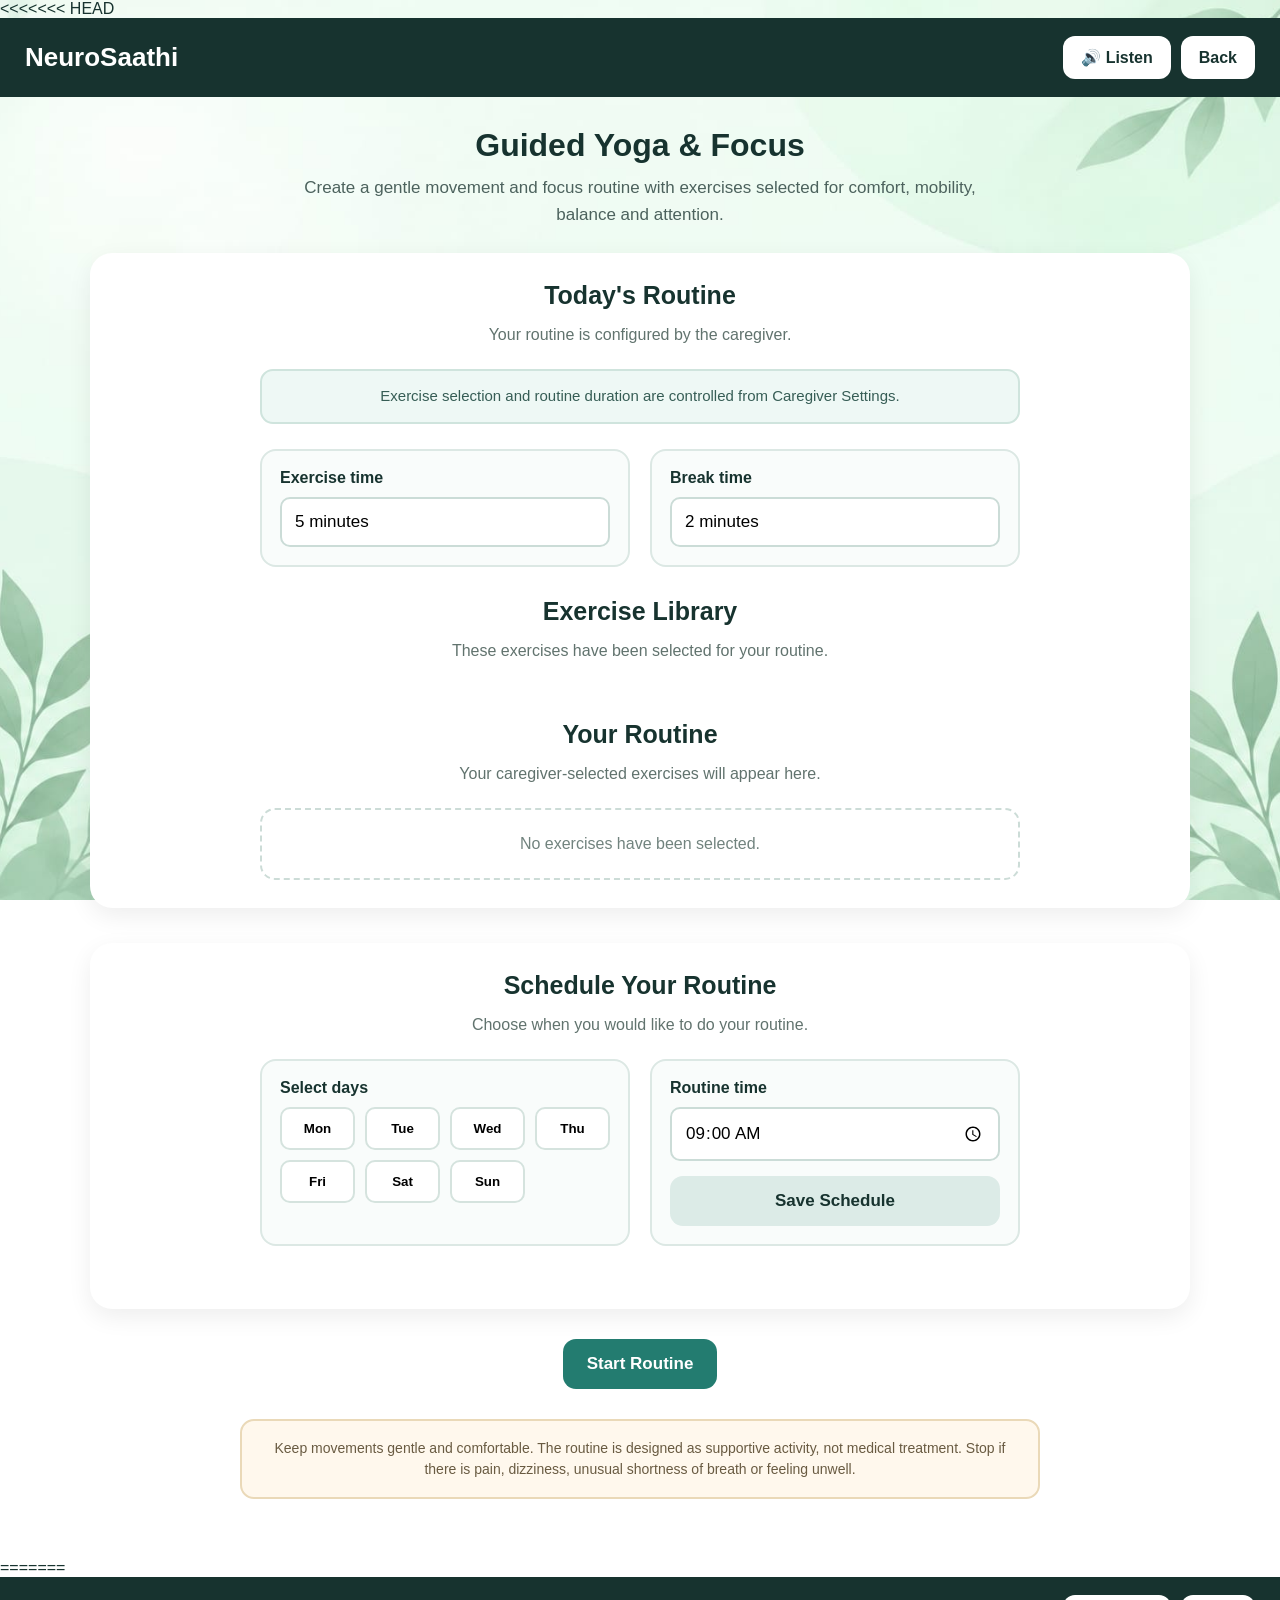
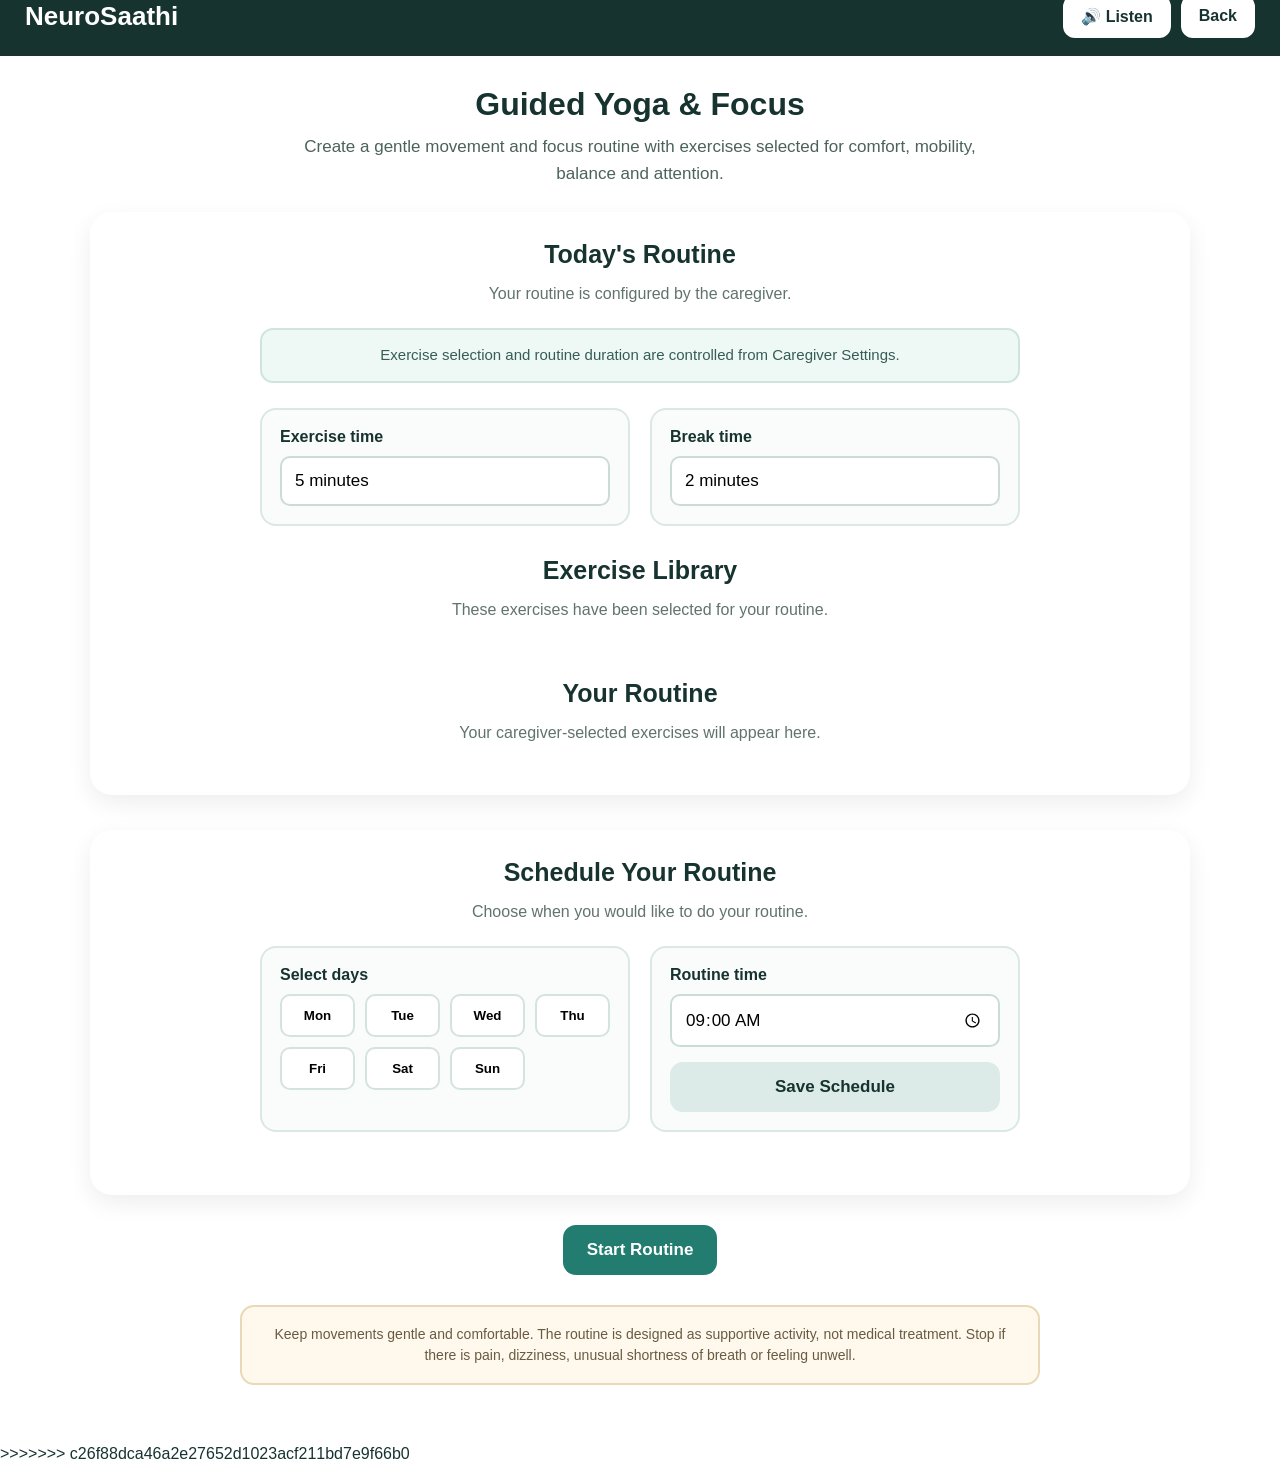
<file: games/guided-yoga-focus.html>
<<<<<<< HEAD
<!DOCTYPE html>
<html lang="en">

<head>

    <meta charset="UTF-8">

    <meta
        name="viewport"
        content="width=device-width, initial-scale=1.0"
    >

    <title>Guided Yoga & Focus - NeuroSaathi</title>

    <!-- NeuroSaathi Caregiver Settings -->
    <script src="../js/caregiver-settings.js"></script>

    <!-- NeuroSaathi Performance Tracking -->
    <script src="../js/performance.js"></script>

    <style>

        * {
            box-sizing: border-box;
        }

        body {
    margin: 0;

    font-family:
        Arial,
        sans-serif;

    color: #17332f;

    /*
       NeuroSaathi botanical background

     guided-yoga-focus.html is inside /games
       bg.png is inside /assests

       Therefore:
       ../assests/bg.png
    */
    background-image:
        url("../assests/bg.png");

    background-repeat:
        no-repeat;

    background-position:
        center center;

    background-size:
        cover;

    background-attachment:
        fixed;
}


        button,
        input {
            font-family: inherit;
        }

        button {
            cursor: pointer;
        }

        .header {
            background: #17332f;
            color: white;
            padding: 18px 25px;
            display: flex;
            align-items: center;
            justify-content: space-between;
            gap: 15px;
        }

        .brand {
            font-size: 26px;
            font-weight: bold;
        }

        .header-actions {
            display: flex;
            gap: 10px;
        }

        .voice-button,
        .back-button {
            border: none;
            border-radius: 12px;
            padding: 12px 18px;
            font-size: 16px;
            font-weight: bold;
            background: white;
            color: #17332f;
        }

        .voice-button:hover,
        .back-button:hover {
            transform: translateY(-2px);
        }

        .page {
            width: 94%;
            max-width: 1100px;
            margin: 30px auto 60px;
        }

        .intro {
            text-align: center;
            margin-bottom: 25px;
        }

        .intro h1 {
            margin-bottom: 10px;
            font-size: 32px;
        }

        .intro p {
            max-width: 720px;
            margin: auto;
            line-height: 1.6;
            color: #4c625d;
            font-size: 17px;
        }

        .screen {
            display: none;
        }

        .screen.active {
            display: block;
        }

        .card {
            background: white;
            border-radius: 22px;
            padding: 28px;
            box-shadow: 0 8px 25px rgba(0, 0, 0, 0.07);
            margin-bottom: 25px;
        }

        .section-title {
            text-align: center;
            margin-top: 0;
            margin-bottom: 8px;
            font-size: 25px;
        }

        .section-description {
            text-align: center;
            color: #61736e;
            margin-bottom: 25px;
        }

        /* SETTINGS */

        .settings-grid {
            display: grid;
            grid-template-columns: repeat(2, 1fr);
            gap: 20px;
            max-width: 760px;
            margin: 0 auto 30px;
        }

        .setting-box {
            border: 2px solid #dce8e4;
            border-radius: 16px;
            padding: 18px;
            background: #f9fcfb;
        }

        .setting-box label {
            display: block;
            font-weight: bold;
            margin-bottom: 10px;
        }

        .setting-box input {
            width: 100%;
            padding: 13px;
            border: 2px solid #cbdcd7;
            border-radius: 10px;
            font-size: 17px;
        }

        /* EXERCISE LIBRARY */

        .exercise-library {
            margin-top: 30px;
        }

        .exercise-grid {
            display: grid;
            grid-template-columns: repeat(3, 1fr);
            gap: 16px;
            max-width: 900px;
            margin: 0 auto;
        }

        .exercise-option {
            min-height: 115px;
            border: 2px solid #d7e5e0;
            border-radius: 16px;
            background: white;
            padding: 15px;
            text-align: center;
            transition: 0.2s;
        }

        .exercise-option.selected {
            border: 3px solid #237c70;
            background: #eef8f5;
        }

        .exercise-number {
            display: inline-flex;
            align-items: center;
            justify-content: center;
            width: 32px;
            height: 32px;
            border-radius: 50%;
            background: #237c70;
            color: white;
            font-weight: bold;
            margin-bottom: 8px;
        }

        .exercise-name {
            display: block;
            font-weight: bold;
            font-size: 16px;
        }

        .exercise-focus {
            display: block;
            font-size: 13px;
            color: #657973;
            margin-top: 5px;
        }

        /* ROUTINE */

        .routine-section {
            margin-top: 35px;
        }

        .routine-list {
            display: grid;
            grid-template-columns: repeat(2, 1fr);
            gap: 12px;
            max-width: 760px;
            margin: 0 auto;
        }

        .routine-item {
            min-height: 60px;
            border: 2px solid #dce8e4;
            border-radius: 13px;
            background: #f8fbfa;
            padding: 10px 14px;
            display: flex;
            align-items: center;
            justify-content: space-between;
            gap: 10px;
        }

        .routine-item-left {
            display: flex;
            align-items: center;
            gap: 10px;
            min-width: 0;
        }

        .routine-index {
            width: 30px;
            height: 30px;
            border-radius: 50%;
            background: #237c70;
            color: white;
            display: flex;
            align-items: center;
            justify-content: center;
            flex-shrink: 0;
            font-weight: bold;
        }

        .routine-name {
            font-weight: bold;
        }

        .remove-button {
            border: none;
            background: #f0dede;
            color: #8b3333;
            border-radius: 9px;
            padding: 8px 11px;
            font-weight: bold;
            flex-shrink: 0;
        }

        .empty-routine {
            text-align: center;
            color: #71837e;
            padding: 25px;
            border: 2px dashed #ccdcd7;
            border-radius: 15px;
            grid-column: 1 / -1;
        }

        /* SCHEDULE */

        .schedule-section {
            margin-top: 35px;
        }

        .schedule-grid {
            display: grid;
            grid-template-columns: repeat(2, 1fr);
            gap: 20px;
            max-width: 760px;
            margin: 0 auto;
        }

        .day-grid {
            display: grid;
            grid-template-columns: repeat(4, 1fr);
            gap: 10px;
        }

        .day-button {
            padding: 12px 5px;
            border: 2px solid #d5e3de;
            background: white;
            border-radius: 10px;
            font-weight: bold;
        }

        .day-button.selected {
            background: #237c70;
            color: white;
            border-color: #237c70;
        }

        .schedule-time {
            width: 100%;
            padding: 13px;
            border: 2px solid #cbdcd7;
            border-radius: 10px;
            font-size: 17px;
        }

        /* BUTTONS */

        .button-row {
            display: flex;
            justify-content: center;
            gap: 14px;
            flex-wrap: wrap;
            margin-top: 30px;
        }

        .primary-button,
        .secondary-button,
        .danger-button {
            border: none;
            border-radius: 13px;
            padding: 15px 24px;
            font-size: 17px;
            font-weight: bold;
        }

        .primary-button {
            background: #237c70;
            color: white;
        }

        .secondary-button {
            background: #dcebe7;
            color: #17332f;
        }

        .danger-button {
            background: #f0dddd;
            color: #8c3333;
        }

        .primary-button:hover,
        .secondary-button:hover,
        .danger-button:hover {
            transform: translateY(-2px);
        }

        /* WORKOUT */

        .workout-card {
            text-align: center;
        }

        .exercise-counter {
            font-size: 16px;
            color: #61736e;
            margin-bottom: 8px;
        }

        .current-exercise-name {
            font-size: 31px;
            margin: 5px 0 25px;
        }

       /* =========================================
   VIDEO-STYLE EXERCISE DEMONSTRATION
   ========================================= */

.visual-demo {
    width: min(760px, 100%);
    margin: 25px auto 30px;
    padding: 18px;
    border-radius: 24px;
    background: #f4f8f6;
    border: 2px solid #dce8e4;
    box-shadow: 0 8px 24px rgba(0, 0, 0, 0.07);
    position: relative;
}

/* Video header */

.visual-demo::before {
    content: "LIVE EXERCISE DEMO";

    display: block;
    width: fit-content;

    margin: 0 auto 14px;

    padding: 6px 12px;

    border-radius: 20px;

    background: #17332f;
    color: white;

    font-size: 12px;
    font-weight: bold;

    letter-spacing: 0.8px;
}

/* Main visual screen */

.exercise-illustration {
    width: 100%;
    height: 330px;

    margin: 0;

    position: relative;

    display: flex;
    align-items: center;
    justify-content: center;

    overflow: hidden;

    border-radius: 20px;

    background:
        linear-gradient(
            180deg,
            #eef8f5 0%,
            #f8fbfa 65%,
            #e5f1ed 100%
        );

    border: 2px solid #cfe2dc;

    box-shadow:
        inset 0 0 0 1px rgba(255,255,255,0.7);
}

/* Soft background decoration */

.exercise-illustration::before {
    content: "";

    position: absolute;

    width: 230px;
    height: 230px;

    border-radius: 50%;

    background: rgba(35, 124, 112, 0.08);

    top: 40px;
    left: 50%;

    transform: translateX(-50%);
}

/* Ground shadow */

.exercise-illustration::after {
    content: "";

    position: absolute;

    width: 190px;
    height: 12px;

    border-radius: 50%;

    background: rgba(35, 124, 112, 0.16);

    bottom: 30px;
    left: 50%;

    transform: translateX(-50%);

    z-index: 1;
}

/* Person */

.illustration-person {
    width: 190px;
    height: 245px;

    position: relative;

    z-index: 3;

    transform-origin: center bottom;

    animation:
        gentle-body-motion
        3.5s
        ease-in-out
        infinite;
}

/* Head */

.illustration-head {
    width: 46px;
    height: 46px;

    border-radius: 50%;

    background: #d8a47f;

    position: absolute;

    top: 3px;
    left: 72px;

    z-index: 5;

    box-shadow:
        0 2px 5px rgba(0,0,0,0.08);
}

/* Body */

.illustration-body {
    width: 58px;
    height: 92px;

    border-radius:
        27px
        27px
        18px
        18px;

    background: #237c70;

    position: absolute;

    top: 50px;
    left: 66px;

    z-index: 3;
}

/* Arms */

.illustration-arm-left,
.illustration-arm-right {
    width: 18px;
    height: 78px;

    border-radius: 12px;

    background: #d8a47f;

    position: absolute;

    top: 54px;

    transform-origin: top center;

    z-index: 4;
}

/* Legs */

.illustration-leg-left,
.illustration-leg-right {
    width: 20px;
    height: 86px;

    border-radius: 12px;

    background: #315b66;

    position: absolute;

    top: 137px;

    transform-origin: top center;

    z-index: 2;
}

/* Base movement */

.illustration-person > * {
    transition:
        transform 0.55s ease,
        top 0.55s ease,
        left 0.55s ease,
        right 0.55s ease;
}

/* Gentle breathing motion */

@keyframes gentle-body-motion {

    0%,
    100% {
        transform: translateY(0);
    }

    50% {
        transform: translateY(-5px);
    }
}

/* Demo label */

.demo-label {
    margin-top: 14px;

    text-align: center;

    font-size: 16px;
    font-weight: bold;

    color: #17332f;
}

/* Listen button for current exercise */

.exercise-listen-button {
    display: flex;

    align-items: center;
    justify-content: center;

    margin: 14px auto 0;

    padding: 11px 18px;

    border: none;

    border-radius: 12px;

    background: #237c70;
    color: white;

    font-size: 15px;
    font-weight: bold;

    cursor: pointer;

    transition:
        transform 0.15s ease,
        background 0.15s ease,
        box-shadow 0.15s ease;
}

.exercise-listen-button:hover {
    transform: translateY(-2px);

    background: #17332f;

    box-shadow:
        0 5px 14px rgba(0,0,0,0.12);
}

.exercise-listen-button:active {
    transform: translateY(0);
}

/* Small live indicator */

.exercise-live-indicator {
    position: absolute;

    top: 30px;
    right: 30px;

    z-index: 10;

    display: flex;

    align-items: center;

    gap: 7px;

    padding: 7px 10px;

    border-radius: 20px;

    background: rgba(255,255,255,0.92);

    color: #17332f;

    font-size: 12px;
    font-weight: bold;

    box-shadow:
        0 3px 10px rgba(0,0,0,0.08);
}

.exercise-live-dot {
    width: 8px;
    height: 8px;

    border-radius: 50%;

    background: #237c70;

    animation:
        live-pulse
        1.5s
        ease-in-out
        infinite;
}

@keyframes live-pulse {

    0%,
    100% {
        opacity: 1;
        transform: scale(1);
    }

    50% {
        opacity: 0.45;
        transform: scale(0.75);
    }
}

/* Mobile */

@media (max-width: 700px) {

    .visual-demo {
        padding: 12px;
        border-radius: 20px;
    }

    .exercise-illustration {
        height: 280px;
    }

    .exercise-live-indicator {
        top: 22px;
        right: 22px;
    }

    .illustration-person {
        transform: scale(0.9);
    }

}
        .demo-person {
            width: 150px;
            height: 240px;
            position: relative;
        }

        .demo-head {
            width: 55px;
            height: 55px;
            border-radius: 50%;
            background: #d6b39a;
            position: absolute;
            top: 5px;
            left: 48px;
        }

        .demo-body {
            width: 65px;
            height: 105px;
            background: #237c70;
            border-radius: 30px 30px 15px 15px;
            position: absolute;
            top: 62px;
            left: 43px;
        }

        .demo-arm-left,
        .demo-arm-right {
            width: 18px;
            height: 95px;
            background: #237c70;
            border-radius: 15px;
            position: absolute;
            top: 72px;
        }

        .demo-arm-left {
            left: 20px;
            transform: rotate(25deg);
        }

        .demo-arm-right {
            right: 20px;
            transform: rotate(-25deg);
        }

        .demo-leg-left,
        .demo-leg-right {
            width: 20px;
            height: 90px;
            background: #17332f;
            border-radius: 15px;
            position: absolute;
            top: 160px;
        }

        .demo-leg-left {
            left: 48px;
            transform: rotate(8deg);
        }

        .demo-leg-right {
            right: 48px;
            transform: rotate(-8deg);
        }

        .demo-label {
            position: absolute;
            bottom: 18px;
            left: 0;
            right: 0;
            text-align: center;
            font-weight: bold;
            color: #42645d;
        }

        .timer {
            font-size: 58px;
            font-weight: bold;
            margin: 10px 0 18px;
        }

        .progress-container {
            width: 100%;
            max-width: 700px;
            height: 15px;
            background: #dce8e4;
            border-radius: 20px;
            margin: 0 auto 20px;
            overflow: hidden;
        }

        .progress-bar {
            height: 100%;
            width: 0%;
            background: #237c70;
            transition: width 0.3s linear;
        }

        .workout-controls {
            display: flex;
            justify-content: center;
            gap: 14px;
            flex-wrap: wrap;
            margin-top: 25px;
        }

        /* BREAK */

        .break-card {
            text-align: center;
        }

        .break-title {
            font-size: 34px;
            margin-bottom: 10px;
        }

        .break-text {
            color: #61736e;
            font-size: 18px;
        }

        .break-timer {
            font-size: 65px;
            font-weight: bold;
            margin: 25px 0;
        }

        .next-preview {
            width: 100%;
            max-width: 700px;
            min-height: 170px;
            margin: 0 auto;
            background: #f1f7f4;
            border: 2px solid #d7e5e0;
            border-radius: 18px;
            display: flex;
            flex-direction: column;
            align-items: center;
            justify-content: center;
        }

        .next-label {
            color: #657973;
            margin-bottom: 8px;
        }

        .next-name {
            font-size: 25px;
            font-weight: bold;
        }

        /* COMPLETION */

        .completion-card {
            text-align: center;
        }

        .completion-card h2 {
            font-size: 35px;
            margin-bottom: 15px;
        }

        .completion-card p {
            color: #61736e;
            font-size: 18px;
            line-height: 1.6;
            max-width: 650px;
            margin: 0 auto;
        }

        .saved-message {
            text-align: center;
            color: #237c70;
            font-weight: bold;
            margin-top: 15px;
            min-height: 20px;
        }

        .safety-note {
            max-width: 800px;
            margin: 30px auto 0;
            padding: 17px;
            background: #fff8ed;
            border: 2px solid #ead9b8;
            border-radius: 14px;
            color: #695b42;
            line-height: 1.5;
            text-align: center;
            font-size: 14px;
        }

        /* CAREGIVER CONTROL NOTICE */

        .caregiver-note {
            max-width: 760px;
            margin: 0 auto 25px;
            padding: 14px 18px;
            background: #eef8f5;
            border: 2px solid #cfe4dd;
            border-radius: 13px;
            text-align: center;
            color: #365d55;
            font-size: 15px;
            line-height: 1.5;
        }

        @media (max-width: 850px) {

            .exercise-grid {
                grid-template-columns: repeat(2, 1fr);
            }

        }

        @media (max-width: 700px) {

            .settings-grid,
            .schedule-grid,
            .routine-list {
                grid-template-columns: 1fr;
            }

            .exercise-grid {
                grid-template-columns: 1fr 1fr;
            }

            .day-grid {
                grid-template-columns: repeat(2, 1fr);
            }

            .visual-demo {
                height: 300px;
            }

            .timer {
                font-size: 48px;
            }

            .current-exercise-name {
                font-size: 26px;
            }

        }

        @media (max-width: 480px) {

            .header {
                padding: 15px;
            }

            .brand {
                font-size: 21px;
            }

            .voice-button,
            .back-button {
                padding: 10px;
                font-size: 14px;
            }

            .page {
                width: 96%;
                margin-top: 20px;
            }

            .card {
                padding: 18px;
            }

            .exercise-grid {
                grid-template-columns: 1fr;
            }

            .visual-demo {
                height: 260px;
            }

            .button-row,
            .workout-controls {
                flex-direction: column;
            }

            .primary-button,
            .secondary-button,
            .danger-button {
                width: 100%;
            }

        }
     /* =========================================
   EXERCISE ILLUSTRATION
   ========================================= */

.exercise-illustration {
    width: 240px;
    height: 240px;
    margin: 0 auto 18px;
    position: relative;
    display: flex;
    align-items: center;
    justify-content: center;
    overflow: hidden;
}

/* Main person container */

.illustration-person {
    width: 170px;
    height: 210px;
    position: relative;
}

/* Head */

.illustration-head {
    width: 40px;
    height: 40px;
    border-radius: 50%;
    background: #d8a47f;

    position: absolute;
    top: 5px;
    left: 65px;
}

/* Body */

.illustration-body {
    width: 52px;
    height: 82px;
    border-radius: 24px 24px 15px 15px;
    background: #237c70;

    position: absolute;
    top: 48px;
    left: 59px;
}

/* Arms */

.illustration-arm-left,
.illustration-arm-right {
    width: 17px;
    height: 72px;
    border-radius: 10px;

    background: #d8a47f;

    position: absolute;
    top: 52px;

    transform-origin: top center;
}

.illustration-arm-left {
    left: 40px;
    transform: rotate(18deg);
}

.illustration-arm-right {
    right: 40px;
    transform: rotate(-18deg);
}

/* Legs */

.illustration-leg-left,
.illustration-leg-right {
    width: 19px;
    height: 78px;
    border-radius: 10px;

    background: #315b66;

    position: absolute;
    top: 125px;

    transform-origin: top center;
}

.illustration-leg-left {
    left: 61px;
    transform: rotate(7deg);
}

.illustration-leg-right {
    right: 61px;
    transform: rotate(-7deg);
}

/* Ground shadow */

.exercise-illustration::after {
    content: "";

    position: absolute;

    width: 155px;
    height: 9px;

    border-radius: 50%;

    background: rgba(35, 124, 112, 0.15);

    bottom: 8px;
    left: 42px;
}

/* Prevent selection while interacting */

.exercise-illustration,
.illustration-person,
.illustration-head,
.illustration-body,
.illustration-arm-left,
.illustration-arm-right,
.illustration-leg-left,
.illustration-leg-right {
    user-select: none;
    pointer-events: none;
}
/* =========================================
   EXERCISE-SPECIFIC POSES
   ========================================= */

/* Smooth pose transition */

.illustration-person > * {
    transition:
        transform 0.35s ease,
        top 0.35s ease,
        left 0.35s ease,
        right 0.35s ease;
}


/* -----------------------------------------
   1. DEEP BREATHING
   ----------------------------------------- */

.pose-breathing .illustration-arm-left {
    transform: rotate(42deg);
}

.pose-breathing .illustration-arm-right {
    transform: rotate(-42deg);
}


/* -----------------------------------------
   2. SEATED MARCHING
   ----------------------------------------- */

.pose-seated-marching .illustration-body {
    top: 65px;
}

.pose-seated-marching .illustration-leg-left {
    top: 135px;
    transform: rotate(72deg);
}

.pose-seated-marching .illustration-leg-right {
    top: 135px;
    transform: rotate(-8deg);
}

.pose-seated-marching .illustration-arm-left {
    transform: rotate(20deg);
}

.pose-seated-marching .illustration-arm-right {
    transform: rotate(-20deg);
}


/* -----------------------------------------
   3. SHOULDER ROTATION
   ----------------------------------------- */

.pose-shoulder-rotation .illustration-arm-left {
    transform: rotate(70deg);
}

.pose-shoulder-rotation .illustration-arm-right {
    transform: rotate(-70deg);
}


/* -----------------------------------------
   4. ARM RAISE & LOWER
   ----------------------------------------- */

.pose-arm-raise .illustration-arm-left {
    transform: rotate(-145deg);
}

.pose-arm-raise .illustration-arm-right {
    transform: rotate(145deg);
}


/* -----------------------------------------
   5. ARM CIRCLES
   ----------------------------------------- */

.pose-arm-circles .illustration-arm-left {
    transform: rotate(-115deg);
}

.pose-arm-circles .illustration-arm-right {
    transform: rotate(115deg);
}


/* -----------------------------------------
   6. GENTLE NECK MOVEMENT
   ----------------------------------------- */

.pose-neck .illustration-head {
    transform: rotate(-18deg);
}


/* -----------------------------------------
   7. SEATED SIDE STRETCH
   ----------------------------------------- */

.pose-side-stretch .illustration-body {
    transform: rotate(-15deg);
    transform-origin: bottom center;
}

.pose-side-stretch .illustration-head {
    transform: translate(-8px, -2px);
}

.pose-side-stretch .illustration-arm-left {
    transform: rotate(-105deg);
}

.pose-side-stretch .illustration-arm-right {
    transform: rotate(-25deg);
}


/* -----------------------------------------
   8. SEATED LEG EXTENSION
   ----------------------------------------- */

.pose-leg-extension .illustration-body {
    top: 62px;
}

.pose-leg-extension .illustration-leg-left {
    top: 130px;
    transform: rotate(82deg);
}

.pose-leg-extension .illustration-leg-right {
    top: 130px;
    transform: rotate(-8deg);
}


/* -----------------------------------------
   9. HEEL-TOE RAISES
   ----------------------------------------- */

.pose-heel-toe .illustration-leg-left {
    transform: rotate(3deg);
}

.pose-heel-toe .illustration-leg-right {
    transform: rotate(-3deg);
}


/* -----------------------------------------
   10. ANKLE CIRCLES
   ----------------------------------------- */

.pose-ankle .illustration-leg-left {
    transform: rotate(28deg);
}

.pose-ankle .illustration-leg-right {
    transform: rotate(-28deg);
}


/* -----------------------------------------
   11. SEATED ROWING
   ----------------------------------------- */

.pose-rowing .illustration-arm-left {
    transform: rotate(72deg);
}

.pose-rowing .illustration-arm-right {
    transform: rotate(-72deg);
}

.pose-rowing .illustration-body {
    transform: rotate(-5deg);
}


/* -----------------------------------------
   12. SIT-TO-STAND
   ----------------------------------------- */

.pose-sit-stand .illustration-body {
    transform: translateY(-5px);
}

.pose-sit-stand .illustration-leg-left {
    transform: rotate(18deg);
}

.pose-sit-stand .illustration-leg-right {
    transform: rotate(-18deg);
}

.pose-sit-stand .illustration-arm-left {
    transform: rotate(55deg);
}

.pose-sit-stand .illustration-arm-right {
    transform: rotate(-55deg);
}


/* -----------------------------------------
   13. STANDING BALANCE
   ----------------------------------------- */

.pose-balance .illustration-leg-left {
    transform: rotate(2deg);
}

.pose-balance .illustration-leg-right {
    transform: rotate(-45deg);
}

.pose-balance .illustration-arm-left {
    transform: rotate(75deg);
}

.pose-balance .illustration-arm-right {
    transform: rotate(-75deg);
}


/* -----------------------------------------
   14. TAI CHI WEIGHT SHIFTING
   ----------------------------------------- */

.pose-tai-chi .illustration-body {
    transform: translateX(-5px);
}

.pose-tai-chi .illustration-arm-left {
    transform: rotate(55deg);
}

.pose-tai-chi .illustration-arm-right {
    transform: rotate(-35deg);
}

.pose-tai-chi .illustration-leg-left {
    transform: rotate(18deg);
}

.pose-tai-chi .illustration-leg-right {
    transform: rotate(-18deg);
}


/* -----------------------------------------
   15. RELAXATION & MINDFULNESS
   ----------------------------------------- */

.pose-relaxation .illustration-body {
    transform: translateY(8px);
}

.pose-relaxation .illustration-arm-left {
    transform: rotate(35deg);
}

.pose-relaxation .illustration-arm-right {
    transform: rotate(-35deg);
}


/* -----------------------------------------
   DEFAULT
   ----------------------------------------- */

.pose-default .illustration-head {
    transform: none;
}

.pose-default .illustration-body {
    transform: none;
}

.pose-default .illustration-arm-left {
    transform: rotate(18deg);
}

.pose-default .illustration-arm-right {
    transform: rotate(-18deg);
}

.pose-default .illustration-leg-left {
    transform: rotate(7deg);
}

.pose-default .illustration-leg-right {
    transform: rotate(-7deg);
}

/* =========================================================
   FINAL EXERCISE DEMO FIXES
   These rules intentionally come last so they override the
   older demo rules above without changing the rest of the page.
   ========================================================= */

/* Keep the exercise name and Listen button separated cleanly. */
.visual-demo .demo-label {
    position: static;
    width: 100%;
    margin: 14px auto 0;
    padding: 0 10px;
    text-align: center;
    line-height: 1.4;
}

.visual-demo .exercise-listen-button {
    position: relative;
    z-index: 20;
    display: flex;
    width: fit-content;
    margin: 14px auto 4px;
}

/* Remove the old identical floating animation. */
.visual-demo .illustration-person {
    animation: none;
}

/* A little breathing motion remains, but every exercise now has
   its own movement pattern. */

.pose-breathing .illustration-body {
    animation: yoga-breathe-body 3s ease-in-out infinite;
}
.pose-breathing .illustration-arm-left {
    animation: yoga-breathe-left 3s ease-in-out infinite;
}
.pose-breathing .illustration-arm-right {
    animation: yoga-breathe-right 3s ease-in-out infinite;
}

.pose-seated-marching .illustration-leg-left {
    animation: yoga-march-left 1.8s ease-in-out infinite;
}
.pose-seated-marching .illustration-leg-right {
    animation: yoga-march-right 1.8s ease-in-out infinite;
}

.pose-shoulder-rotation .illustration-arm-left {
    animation: yoga-shoulder-left 2.4s ease-in-out infinite;
}
.pose-shoulder-rotation .illustration-arm-right {
    animation: yoga-shoulder-right 2.4s ease-in-out infinite;
}

.pose-arm-raise .illustration-arm-left {
    animation: yoga-raise-left 2.8s ease-in-out infinite;
}
.pose-arm-raise .illustration-arm-right {
    animation: yoga-raise-right 2.8s ease-in-out infinite;
}

.pose-arm-circles .illustration-arm-left {
    animation: yoga-circle-left 2.4s linear infinite;
}
.pose-arm-circles .illustration-arm-right {
    animation: yoga-circle-right 2.4s linear infinite;
}

.pose-neck .illustration-head {
    animation: yoga-neck 2.8s ease-in-out infinite;
    transform-origin: 50% 85%;
}

.pose-side-stretch .illustration-person {
    animation: yoga-side-stretch 3s ease-in-out infinite;
}

.pose-leg-extension .illustration-leg-left {
    animation: yoga-leg-left 2.2s ease-in-out infinite;
}
.pose-leg-extension .illustration-leg-right {
    animation: yoga-leg-right 2.2s ease-in-out infinite;
}

.pose-heel-toe .illustration-leg-left {
    animation: yoga-heel-left 2s ease-in-out infinite;
}
.pose-heel-toe .illustration-leg-right {
    animation: yoga-heel-right 2s ease-in-out infinite;
}

.pose-ankle .illustration-leg-left {
    animation: yoga-ankle-left 2.2s linear infinite;
}
.pose-ankle .illustration-leg-right {
    animation: yoga-ankle-right 2.2s linear infinite;
}

.pose-rowing .illustration-arm-left {
    animation: yoga-row-left 2.2s ease-in-out infinite;
}
.pose-rowing .illustration-arm-right {
    animation: yoga-row-right 2.2s ease-in-out infinite;
}

.pose-sit-stand .illustration-person {
    animation: yoga-sit-stand 3.2s ease-in-out infinite;
}

.pose-balance .illustration-person {
    animation: yoga-balance 3.2s ease-in-out infinite;
}

.pose-tai-chi .illustration-person {
    animation: yoga-tai-chi 3.4s ease-in-out infinite;
}

.pose-relaxation .illustration-body {
    animation: yoga-relax-body 4s ease-in-out infinite;
}
.pose-relaxation .illustration-head {
    animation: yoga-relax-head 4s ease-in-out infinite;
}

@keyframes yoga-breathe-body {
    0%, 100% { transform: scaleY(1); }
    50% { transform: scaleY(1.06); }
}
@keyframes yoga-breathe-left {
    0%, 100% { transform: rotate(42deg); }
    50% { transform: rotate(58deg); }
}
@keyframes yoga-breathe-right {
    0%, 100% { transform: rotate(-42deg); }
    50% { transform: rotate(-58deg); }
}

@keyframes yoga-march-left {
    0%, 100% { transform: rotate(72deg); }
    50% { transform: rotate(48deg); }
}
@keyframes yoga-march-right {
    0%, 100% { transform: rotate(-8deg); }
    50% { transform: rotate(-42deg); }
}

@keyframes yoga-shoulder-left {
    0%, 100% { transform: rotate(70deg); }
    50% { transform: rotate(115deg); }
}
@keyframes yoga-shoulder-right {
    0%, 100% { transform: rotate(-70deg); }
    50% { transform: rotate(-115deg); }
}

@keyframes yoga-raise-left {
    0%, 100% { transform: rotate(-145deg); }
    50% { transform: rotate(-35deg); }
}
@keyframes yoga-raise-right {
    0%, 100% { transform: rotate(145deg); }
    50% { transform: rotate(35deg); }
}

@keyframes yoga-circle-left {
    0% { transform: rotate(-115deg); }
    50% { transform: rotate(-20deg); }
    100% { transform: rotate(-115deg); }
}
@keyframes yoga-circle-right {
    0% { transform: rotate(115deg); }
    50% { transform: rotate(20deg); }
    100% { transform: rotate(115deg); }
}

@keyframes yoga-neck {
    0%, 100% { transform: rotate(-18deg); }
    50% { transform: rotate(18deg); }
}

@keyframes yoga-side-stretch {
    0%, 100% { transform: translateX(0) rotate(-15deg); }
    50% { transform: translateX(8px) rotate(8deg); }
}

@keyframes yoga-leg-left {
    0%, 100% { transform: rotate(82deg); }
    50% { transform: rotate(48deg); }
}
@keyframes yoga-leg-right {
    0%, 100% { transform: rotate(-8deg); }
    50% { transform: rotate(-35deg); }
}

@keyframes yoga-heel-left {
    0%, 100% { transform: rotate(3deg); }
    50% { transform: rotate(-7deg); }
}
@keyframes yoga-heel-right {
    0%, 100% { transform: rotate(-3deg); }
    50% { transform: rotate(7deg); }
}

@keyframes yoga-ankle-left {
    0% { transform: rotate(28deg); }
    50% { transform: rotate(-8deg); }
    100% { transform: rotate(28deg); }
}
@keyframes yoga-ankle-right {
    0% { transform: rotate(-28deg); }
    50% { transform: rotate(8deg); }
    100% { transform: rotate(-28deg); }
}

@keyframes yoga-row-left {
    0%, 100% { transform: rotate(72deg); }
    50% { transform: rotate(35deg); }
}
@keyframes yoga-row-right {
    0%, 100% { transform: rotate(-72deg); }
    50% { transform: rotate(-35deg); }
}

@keyframes yoga-sit-stand {
    0%, 100% { transform: translateY(5px) scaleY(0.94); }
    50% { transform: translateY(-8px) scaleY(1); }
}

@keyframes yoga-balance {
    0%, 100% { transform: translateX(-2px) rotate(-1deg); }
    50% { transform: translateX(5px) rotate(2deg); }
}

@keyframes yoga-tai-chi {
    0%, 100% { transform: translateX(-7px); }
    50% { transform: translateX(8px); }
}

@keyframes yoga-relax-body {
    0%, 100% { transform: translateY(8px); }
    50% { transform: translateY(2px); }
}
@keyframes yoga-relax-head {
    0%, 100% { transform: translateY(3px); }
    50% { transform: translateY(-1px); }
}

@media (prefers-reduced-motion: reduce) {
    .visual-demo * {
        animation: none !important;
        transition: none !important;
    }
}

    </style>

</head>


<body>


    <header class="header">

        <div class="brand">
            NeuroSaathi
        </div>

        <div class="header-actions">

            <button
                class="voice-button"
                id="listenButton"
            >
                🔊 Listen
            </button>

            <button
                class="back-button"
                id="backButton"
            >
                Back
            </button>

        </div>

    </header>


    <main class="page">


        <div class="intro">

            <h1>
                Guided Yoga & Focus
            </h1>

            <p>
                Create a gentle movement and focus routine with exercises
                selected for comfort, mobility, balance and attention.
            </p>

        </div>


        <!-- SETUP SCREEN -->

        <section
            id="setupScreen"
            class="screen active"
        >

            <div class="card">

                <h2 class="section-title">
                    Today's Routine
                </h2>

                <p class="section-description">
                    Your routine is configured by the caregiver.
                </p>


                <div class="caregiver-note">
                    Exercise selection and routine duration are controlled
                    from Caregiver Settings.
                </div>


                <div class="settings-grid">


                    <div class="setting-box">

                        <label>
                            Exercise time
                        </label>

                        <input
                            type="text"
                            id="exerciseTime"
                            value="5 minutes"
                            readonly
                        >

                    </div>


                    <div class="setting-box">

                        <label>
                            Break time
                        </label>

                        <input
                            type="text"
                            id="breakTime"
                            value="2 minutes"
                            readonly
                        >

                    </div>


                </div>


                <!-- EXERCISE LIBRARY -->

                <div class="exercise-library">

                    <h2 class="section-title">
                        Exercise Library
                    </h2>

                    <p class="section-description">
                        These exercises have been selected for your routine.
                    </p>

                    <div
                        id="exerciseGrid"
                        class="exercise-grid"
                    ></div>

                </div>


                <!-- ROUTINE -->

                <div class="routine-section">

                    <h2 class="section-title">
                        Your Routine
                    </h2>

                    <p class="section-description">
                        Your caregiver-selected exercises will appear here.
                    </p>

                    <div
                        id="routineList"
                        class="routine-list"
                    ></div>

                </div>

            </div>


            <!-- SCHEDULE -->

            <div class="card schedule-section">

                <h2 class="section-title">
                    Schedule Your Routine
                </h2>

                <p class="section-description">
                    Choose when you would like to do your routine.
                </p>


                <div class="schedule-grid">


                    <div class="setting-box">

                        <label>
                            Select days
                        </label>

                        <div class="day-grid">

                            <button
                                class="day-button"
                                data-day="Monday"
                            >
                                Mon
                            </button>

                            <button
                                class="day-button"
                                data-day="Tuesday"
                            >
                                Tue
                            </button>

                            <button
                                class="day-button"
                                data-day="Wednesday"
                            >
                                Wed
                            </button>

                            <button
                                class="day-button"
                                data-day="Thursday"
                            >
                                Thu
                            </button>

                            <button
                                class="day-button"
                                data-day="Friday"
                            >
                                Fri
                            </button>

                            <button
                                class="day-button"
                                data-day="Saturday"
                            >
                                Sat
                            </button>

                            <button
                                class="day-button"
                                data-day="Sunday"
                            >
                                Sun
                            </button>

                        </div>

                    </div>


                    <div class="setting-box">

                        <label for="scheduleTime">
                            Routine time
                        </label>

                        <input
                            type="time"
                            id="scheduleTime"
                            class="schedule-time"
                            value="09:00"
                        >

                        <button
                            id="saveScheduleButton"
                            class="secondary-button"
                            style="width:100%; margin-top:15px;"
                        >
                            Save Schedule
                        </button>

                    </div>


                </div>


                <div
                    id="savedMessage"
                    class="saved-message"
                ></div>

            </div>


            <div class="button-row">

                <button
                    id="startButton"
                    class="primary-button"
                >
                    Start Routine
                </button>

            </div>


            <div class="safety-note">

                Keep movements gentle and comfortable. The routine is designed
                as supportive activity, not medical treatment. Stop if there is
                pain, dizziness, unusual shortness of breath or feeling unwell.

            </div>

        </section>


        <!-- WORKOUT SCREEN -->

        <section
            id="workoutScreen"
            class="screen"
        >

            <div class="card workout-card">

                <div
                    id="exerciseCounter"
                    class="exercise-counter"
                >
                    Exercise 1 of 1
                </div>


                <h2
                    id="currentExerciseName"
                    class="current-exercise-name"
                >
                    Deep Breathing
                </h2>


                <div class="visual-demo">
                    <div class="exercise-live-indicator">

                        <span class="exercise-live-dot"></span>
                    
                        Gentle Demo
                    
                    </div>

                    <div
                        id="exerciseIllustration"
                        class="exercise-illustration"
                        aria-label="Exercise illustration"
                    >
                        <div class="illustration-person">
                            <div class="illustration-head"></div>
                            <div class="illustration-body"></div>
                            <div class="illustration-arm-left"></div>
                            <div class="illustration-arm-right"></div>
                            <div class="illustration-leg-left"></div>
                            <div class="illustration-leg-right"></div>
                        </div>
                    </div>
                
                    <div
                        id="demoLabel"
                        class="demo-label"
                    >
                        Follow the gentle movement
                    </div>
                    <button
                      id="exerciseListenButton"
                     class="exercise-listen-button"
                     type="button"
                    >
                      🔊 Listen to Exercise
                    </button>
                
                </div>


                <div
                    id="timer"
                    class="timer"
                >
                    60
                </div>


                <div class="progress-container">

                    <div
                        id="progressBar"
                        class="progress-bar"
                    ></div>

                </div>


                <div class="workout-controls">

                    <button
                        id="pauseButton"
                        class="secondary-button"
                    >
                        Pause
                    </button>

                    <button
                        id="skipButton"
                        class="secondary-button"
                    >
                        Skip
                    </button>

                    <button
                        id="stopButton"
                        class="danger-button"
                    >
                        Stop
                    </button>

                </div>

            </div>

        </section>


        <!-- BREAK SCREEN -->

        <section
            id="breakScreen"
            class="screen"
        >

            <div class="card break-card">

                <h2 class="break-title">
                    Take a Gentle Break
                </h2>

                <p class="break-text">
                    Relax and prepare for the next exercise.
                </p>


                <div
                    id="breakTimer"
                    class="break-timer"
                >
                    30
                </div>


                <div class="next-preview">

                    <div class="next-label">
                        Next Exercise
                    </div>

                    <div
                        id="nextExerciseName"
                        class="next-name"
                    >
                        Next exercise
                    </div>

                </div>


                <div class="button-row">

                    <button
                        id="skipBreakButton"
                        class="primary-button"
                    >
                        Skip Break
                    </button>

                    <button
                        id="stopBreakButton"
                        class="danger-button"
                    >
                        Stop
                    </button>

                </div>

            </div>

        </section>


        <!-- COMPLETION SCREEN -->

        <section
            id="completionScreen"
            class="screen"
        >

            <div class="card completion-card">

                <h2>
                    Routine Completed
                </h2>

                <p>
                    You completed your movement and focus routine.
                    Every completed activity is a small step toward
                    maintaining an active daily routine.
                </p>


                <div class="button-row">

                    <button
                        id="againButton"
                        class="primary-button"
                    >
                        Start Again
                    </button>

                    <button
                        id="homeButton"
                        class="secondary-button"
                    >
                        Back Home
                    </button>

                </div>

            </div>

        </section>


    </main>


    <script>


        /*
         * ==========================================
         * NEUROSAATHI
         * GUIDED YOGA & FOCUS
         *
         * Caregiver controlled.
         * No adaptive engine.
         * ==========================================
         */


        const exercises = [

            {
                id: "deep-breathing",
                name: "Deep Breathing",
                focus: "Calmness and attention"
            },

            {
                id: "seated-marching",
                name: "Seated Marching",
                focus: "Coordination and movement"
            },

            {
                id: "shoulder-rotation",
                name: "Shoulder Rotation",
                focus: "Shoulder mobility"
            },

            {
                id: "arm-raise-lower",
                name: "Arm Raise and Lower",
                focus: "Upper-body mobility"
            },

            {
                id: "arm-circles",
                name: "Arm Circles",
                focus: "Shoulder mobility"
            },

            {
                id: "gentle-neck-movement",
                name: "Gentle Neck Movement",
                focus: "Gentle neck mobility"
            },

            {
                id: "seated-side-stretch",
                name: "Seated Side Stretch",
                focus: "Flexibility"
            },

            {
                id: "seated-leg-extension",
                name: "Seated Leg Extension",
                focus: "Leg strength and mobility"
            },

            {
                id: "heel-toe-raises",
                name: "Heel and Toe Raises",
                focus: "Lower-leg strength"
            },

            {
                id: "ankle-circles",
                name: "Ankle Circles",
                focus: "Ankle mobility"
            },

            {
                id: "seated-rowing",
                name: "Seated Rowing Motion",
                focus: "Coordination and upper body"
            },

            {
                id: "sit-to-stand",
                name: "Sit to Stand",
                focus: "Functional strength"
            },

            {
                id: "standing-balance",
                name: "Gentle Standing Balance",
                focus: "Balance and stability"
            },

            {
                id: "tai-chi-weight-shifting",
                name: "Tai Chi Weight Shifting",
                focus: "Balance and controlled movement"
            },

            {
                id: "relaxation-mindfulness",
                name: "Relaxation and Mindfulness",
                focus: "Attention and relaxation"
            }

        ];


        let selectedExercises = [];

        let exerciseDuration = 5 * 60;

        let breakDuration = 2 * 60;

        let currentExerciseIndex = 0;

        let timerSeconds = 0;

        let timerInterval = null;

        let isPaused = false;

        let isBreak = false;

        let completedExercises = 0;

        let skippedExercises = 0;

        let workoutStartTime = null;


        /*
         * LOAD CAREGIVER SETTINGS
         */
         function loadCaregiverSettings() {

let settings = null;


/*
 * LOAD CAREGIVER SETTINGS
 */

if (
    typeof NeuroSaathiCaregiverSettings !==
    "undefined"
) {

    settings =
        NeuroSaathiCaregiverSettings.getSettings();

}


/*
 * FALLBACK TO LOCAL STORAGE
 */

if (!settings) {

    try {

        const saved =
            localStorage.getItem(
                "neurosaathi_caregiver_settings"
            );

        if (saved) {

            settings =
                JSON.parse(saved);

        }

    } catch (error) {

        console.log(
            "Caregiver settings could not be loaded."
        );

    }

}


/*
 * DEFAULT SETTINGS
 */

if (!settings) {

    settings = {

        yoga: {

            selectedExercises:
                exercises.map(
                    exercise =>
                        exercise.id
                ),

            exerciseDuration: 5,

            breakDuration: 2

        }

    };

}


const yoga =
    settings.yoga || {};


/*
 * NORMALIZE EXERCISE VALUE
 *
 * This allows the system to match:
 *
 * deep-breathing
 * Deep Breathing
 * deep breathing
 * Deep-Breathing
 */

function normalizeExerciseValue(value) {

    return String(value || "")
        .trim()
        .toLowerCase()
        .replace(/&/g, "and")
        .replace(/[^a-z0-9]/g, "");

}


/*
 * CAREGIVER SELECTED EXERCISES
 */

const hasSelectedExercises =
    Object.prototype.hasOwnProperty.call(
        yoga,
        "selectedExercises"
    );


if (
    hasSelectedExercises &&
    Array.isArray(
        yoga.selectedExercises
    )
) {

    selectedExercises =
        yoga.selectedExercises
            .map(
                value => {

                    /*
                     * Support both:
                     *
                     * "deep-breathing"
                     *
                     * "Deep Breathing"
                     *
                     * and objects such as:
                     *
                     * { id: "deep-breathing" }
                     */

                    let savedValue =
                        value;


                    if (
                        typeof value ===
                        "object" &&
                        value !== null
                    ) {

                        savedValue =
                            value.id ||
                            value.name ||
                            "";

                    }


                    const normalizedSaved =
                        normalizeExerciseValue(
                            savedValue
                        );


                    return exercises.find(
                        exercise => {

                            const normalizedId =
                                normalizeExerciseValue(
                                    exercise.id
                                );


                            const normalizedName =
                                normalizeExerciseValue(
                                    exercise.name
                                );


                            return (
                                normalizedId ===
                                normalizedSaved
                            ) || (
                                normalizedName ===
                                normalizedSaved
                            );

                        }
                    );

                }
            )
            .filter(Boolean);

} else {

    /*
     * BACKWARD COMPATIBILITY
     *
     * Older settings may contain only
     * "exercise".
     */

    selectedExercises = [];


    if (
        yoga.exercise
    ) {

        const normalizedOldExercise =
            normalizeExerciseValue(
                yoga.exercise
            );


        const oldExercise =
            exercises.find(
                exercise => {

                    return (
                        normalizeExerciseValue(
                            exercise.id
                        ) ===
                        normalizedOldExercise
                    ) || (
                        normalizeExerciseValue(
                            exercise.name
                        ) ===
                        normalizedOldExercise
                    );

                }
            );


        if (oldExercise) {

            selectedExercises =
                [oldExercise];

        }

    }


    /*
     * If there is no old exercise setting,
     * use all exercises for legacy data.
     */

    if (
        selectedExercises.length === 0
    ) {

        selectedExercises =
            [...exercises];

    }

}


/*
 * CAREGIVER EXERCISE DURATION
 */

const caregiverDuration =
    Number(
        yoga.exerciseDuration
    );


if (
    Number.isFinite(
        caregiverDuration
    ) &&
    caregiverDuration > 0
) {

    exerciseDuration =
        caregiverDuration * 60;

}


/*
 * CAREGIVER BREAK DURATION
 */

const caregiverBreak =
    Number(
        yoga.breakDuration
    );


if (
    Number.isFinite(
        caregiverBreak
    ) &&
    caregiverBreak >= 0
) {

    breakDuration =
        caregiverBreak * 60;

}


/*
 * DISPLAY CAREGIVER VALUES
 */

document.getElementById(
    "exerciseTime"
).value =
    formatDuration(
        exerciseDuration
    );


document.getElementById(
    "breakTime"
).value =
    formatDuration(
        breakDuration
    );


/*
 * DISPLAY CAREGIVER-SELECTED EXERCISES
 */

renderExerciseLibrary();

renderRoutine();

}


        /*
         * FORMAT DURATION
         */

        function formatDuration(seconds) {

            const minutes =
                seconds / 60;


            if (
                Number.isInteger(
                    minutes
                )
            ) {

                return `${minutes} minute${
                    minutes === 1 ? "" : "s"
                }`;

            }


            return `${minutes} minutes`;

        }


        /*
         * RENDER EXERCISE LIBRARY
         *
         * IMPORTANT:
         * These are DISPLAY ONLY.
         *
         * The patient cannot select or
         * remove exercises here.
         */

        function renderExerciseLibrary() {

            const grid =
                document.getElementById(
                    "exerciseGrid"
                );


            grid.innerHTML = "";


            selectedExercises.forEach(
                (exercise, index) => {

                    const option =
                        document.createElement(
                            "div"
                        );


                    option.className =
                        "exercise-option selected";


                    option.innerHTML = `

                        <span class="exercise-number">
                            ${index + 1}
                        </span>

                        <span class="exercise-name">
                            ${exercise.name}
                        </span>

                        <span class="exercise-focus">
                            ${exercise.focus}
                        </span>

                    `;


                    grid.appendChild(option);

                }
            );

        }


        /*
         * RENDER ROUTINE
         */

        function renderRoutine() {

            const list =
                document.getElementById(
                    "routineList"
                );


            list.innerHTML = "";


            if (
                selectedExercises.length === 0
            ) {

                list.innerHTML = `

                    <div class="empty-routine">
                        No exercises have been selected.
                    </div>

                `;

                return;

            }


            selectedExercises.forEach(
                (exercise, index) => {

                    const item =
                        document.createElement(
                            "div"
                        );


                    item.className =
                        "routine-item";


                    item.innerHTML = `

                        <div class="routine-item-left">

                            <div class="routine-index">
                                ${index + 1}
                            </div>

                            <div class="routine-name">
                                ${exercise.name}
                            </div>

                        </div>

                    `;


                    list.appendChild(item);

                }
            );

        }


        /*
         * SCREEN CONTROL
         */

        function showScreen(screenId) {

            document
                .querySelectorAll(".screen")
                .forEach(
                    screen =>
                        screen.classList.remove(
                            "active"
                        )
                );


            document
                .getElementById(screenId)
                .classList.add("active");

        }


        /*
         * START ROUTINE
         */

        document
            .getElementById("startButton")
            .addEventListener(
                "click",
                startWorkout
            );


        function startWorkout() {
           
            /*
             * Reload latest caregiver settings
             * immediately before starting.
             */

            loadCaregiverSettings();


            if (
                selectedExercises.length === 0
            ) {

                return;

            }


            currentExerciseIndex = 0;

            completedExercises = 0;

            skippedExercises = 0;

            isPaused = false;

            isBreak = false;

            workoutStartTime =
                Date.now();


            showScreen(
                "workoutScreen"
            );
           
            startExercise();
        }
    


        /*
         * START EXERCISE
         */

         function startExercise() {
            console.log("START EXERCISE REACHED");
            

clearInterval(
    timerInterval
);

isBreak = false;

isPaused = false;

const exercise =
    selectedExercises[
        currentExerciseIndex
    ];

if (!exercise) {

    finishWorkout();

    return;

}

timerSeconds =
    exerciseDuration;


document.getElementById(
    "exerciseCounter"
).textContent =

    `Exercise ${
        currentExerciseIndex + 1
    } of ${
        selectedExercises.length
    }`;


document.getElementById(
    "currentExerciseName"
).textContent =
    exercise.name;


document.getElementById(
    "demoLabel"
).textContent =
    exercise.focus;

/* Update the visual demonstration for the current exercise. */
updateExerciseIllustration(exercise.id);

document.getElementById(
    "pauseButton"
).textContent =
    "Pause";


updateTimer();

updateProgress();


speakExercise(
    exercise
);


timerInterval =
    setInterval(
        exerciseTick,
        1000
    );

}
function updateExerciseIllustration(exerciseId) {

const illustration =
    document.getElementById("exerciseIllustration");

if (!illustration) {
    return;
}

const poseMap = {

    "deep-breathing": "breathing",

    "seated-marching": "seated-marching",

    "shoulder-rotation": "shoulder-rotation",

    "arm-raise-lower": "arm-raise",

    "arm-circles": "arm-circles",

    "gentle-neck-movement": "neck",

    "seated-side-stretch": "side-stretch",

    "seated-leg-extension": "leg-extension",

    "heel-toe-raises": "heel-toe",

    "ankle-circles": "ankle",

    "seated-rowing": "rowing",

    "sit-to-stand": "sit-stand",

    "standing-balance": "balance",

    "tai-chi-weight-shifting": "tai-chi",

    "relaxation-mindfulness": "relaxation"

};

const pose =
    poseMap[exerciseId];
    
illustration.className =
    "exercise-illustration";

if (pose) {
    illustration.classList.add(
        "pose-" + pose
    );
}
}

        /*
         * EXERCISE TIMER
         */

        function exerciseTick() {

            if (isPaused) {
                return;
            }


            timerSeconds--;


            updateTimer();

            updateProgress();


            if (
                timerSeconds <= 0
            ) {

                clearInterval(
                    timerInterval
                );


                completedExercises++;

                playSuccessSound();


                if (
                    currentExerciseIndex >=
                    selectedExercises.length - 1
                ) {

                    finishWorkout();

                } else {

                    startBreak();

                }

            }

        }


        /*
         * UPDATE TIMER
         */

        function updateTimer() {

            document.getElementById(
                "timer"
            ).textContent =
                formatClock(
                    timerSeconds
                );

        }


        function formatClock(seconds) {

            const minutes =
                Math.floor(
                    seconds / 60
                );


            const remainingSeconds =
                seconds % 60;


            return `${String(
                minutes
            ).padStart(2, "0")}:${String(
                remainingSeconds
            ).padStart(2, "0")}`;

        }


        /*
         * PROGRESS BAR
         */

        function updateProgress() {

            const percentage =
                exerciseDuration > 0
                    ? (
                        (
                            exerciseDuration -
                            timerSeconds
                        ) /
                        exerciseDuration
                    ) * 100
                    : 0;


            document.getElementById(
                "progressBar"
            ).style.width =
                `${Math.max(
                    0,
                    Math.min(
                        100,
                        percentage
                    )
                )}%`;

        }


        /*
         * START BREAK
         */

        function startBreak() {

            if (
                currentExerciseIndex >=
                selectedExercises.length - 1
            ) {

                finishWorkout();

                return;

            }


            if (
                breakDuration <= 0
            ) {

                currentExerciseIndex++;

                startExercise();

                return;

            }


            isBreak = true;

            isPaused = false;

            timerSeconds =
                breakDuration;


            const nextExercise =
                selectedExercises[
                    currentExerciseIndex + 1
                ];


            document.getElementById(
                "nextExerciseName"
            ).textContent =
                nextExercise
                    ? nextExercise.name
                    : "Complete";


            document.getElementById(
                "breakTimer"
            ).textContent =
                formatClock(
                    timerSeconds
                );


            showScreen(
                "breakScreen"
            );


            timerInterval =
                setInterval(
                    breakTick,
                    1000
                );

        }


        /*
         * BREAK TIMER
         */

        function breakTick() {

            if (isPaused) {
                return;
            }


            timerSeconds--;


            document.getElementById(
                "breakTimer"
            ).textContent =
                formatClock(
                    timerSeconds
                );


            if (
                timerSeconds <= 0
            ) {

                clearInterval(
                    timerInterval
                );


                currentExerciseIndex++;

                showScreen(
                    "workoutScreen"
                );


                startExercise();

            }

        }


        /*
         * PAUSE / RESUME
         */

        document
            .getElementById("pauseButton")
            .addEventListener(
                "click",
                function () {

                    isPaused =
                        !isPaused;


                    this.textContent =
                        isPaused
                            ? "Resume"
                            : "Pause";

                }
            );


        /*
         * SKIP EXERCISE
         */

        document
            .getElementById("skipButton")
            .addEventListener(
                "click",
                function () {

                    clearInterval(
                        timerInterval
                    );


                    skippedExercises++;


                    if (
                        currentExerciseIndex >=
                        selectedExercises.length - 1
                    ) {

                        finishWorkout();

                        return;

                    }


                    startBreak();

                }
            );


        /*
         * SKIP BREAK
         */

        document
            .getElementById(
                "skipBreakButton"
            )
            .addEventListener(
                "click",
                function () {

                    clearInterval(
                        timerInterval
                    );


                    currentExerciseIndex++;


                    showScreen(
                        "workoutScreen"
                    );


                    startExercise();

                }
            );


        /*
         * STOP DURING EXERCISE
         */

        document
            .getElementById("stopButton")
            .addEventListener(
                "click",
                function () {

                    clearInterval(
                        timerInterval
                    );


                    finishWorkout();

                }
            );


        /*
         * STOP DURING BREAK
         */

        document
            .getElementById(
                "stopBreakButton"
            )
            .addEventListener(
                "click",
                function () {

                    clearInterval(
                        timerInterval
                    );


                    finishWorkout();

                }
            );


        /*
         * VOICE
         */

        document
            .getElementById("listenButton")
            .addEventListener(
                "click",
                function () {

                    if (
                        isBreak
                    ) {

                        speakText(
                            "Take a gentle break and relax."
                        );

                        return;

                    }

const exercise =
    selectedExercises[
        currentExerciseIndex
    ];

if (!exercise) {

    finishWorkout();

    return;

}

console.log("CALLING ILLUSTRATION:", exercise.id);
updateExerciseIllustration(exercise.id);

speakExercise(
    exercise
);

                    }

                
            );


        function speakExercise(
            exercise
        )
         {

            speakText(

                `${exercise.name}. ` +
                `${exercise.focus}. ` +
                `Please perform the exercise gently and comfortably.`

            );

        }
        document
    .getElementById("exerciseListenButton")
    .addEventListener(
        "click",
        function () {

            const exercise =
                selectedExercises[
                    currentExerciseIndex
                ];

            if (!exercise) {
                return;
            }

            speakExercise(exercise);

        }
    );
        

        function speakText(
            text
        ) {

            if (
                !("speechSynthesis" in window)
            ) {

                return;

            }


            speechSynthesis.cancel();


            const utterance =
                new SpeechSynthesisUtterance(
                    text
                );


            utterance.lang =
                "en-IN";


            utterance.rate =
                0.85;


            utterance.pitch =
                1;


            speechSynthesis.speak(
                utterance
            );

        }


        /*
         * BACK BUTTON
         */

        document
            .getElementById("backButton")
            .addEventListener(
                "click",
                function () {

                    clearInterval(
                        timerInterval
                    );


                    speechSynthesis.cancel();


                    window.location.href =
                        "../index.html";

                }
            );


        /*
         * START AGAIN
         */

        document
            .getElementById("againButton")
            .addEventListener(
                "click",
                function () {

                    loadCaregiverSettings();

                    showScreen(
                        "setupScreen"
                    );

                }
            );


        /*
         * HOME
         */

        document
            .getElementById("homeButton")
            .addEventListener(
                "click",
                function () {

                    window.location.href =
                        "../index.html";

                }
            );


        /*
         * COMPLETION SOUND
         *
         * Soothing sound only.
         */

        function playSuccessSound() {

            try {

                const AudioContext =
                    window.AudioContext ||
                    window.webkitAudioContext;


                if (!AudioContext) {
                    return;
                }


                const context =
                    new AudioContext();


                const notes = [
                    523.25,
                    659.25,
                    783.99
                ];


                notes.forEach(
                    (
                        frequency,
                        index
                    ) => {

                        const oscillator =
                            context.createOscillator();


                        const gain =
                            context.createGain();


                        oscillator.type =
                            "sine";


                        oscillator.frequency.value =
                            frequency;


                        oscillator.connect(
                            gain
                        );


                        gain.connect(
                            context.destination
                        );


                        const startTime =
                            context.currentTime +
                            index * 0.16;


                        gain.gain.setValueAtTime(
                            0,
                            startTime
                        );


                        gain.gain.linearRampToValueAtTime(
                            0.18,
                            startTime + 0.04
                        );


                        gain.gain.linearRampToValueAtTime(
                            0,
                            startTime + 0.30
                        );


                        oscillator.start(
                            startTime
                        );


                        oscillator.stop(
                            startTime + 0.30
                        );

                    }
                );

            } catch (error) {

                console.log(
                    "Completion sound unavailable."
                );

            }

        }


        /*
         * FINISH WORKOUT
         */

        function finishWorkout() {

            clearInterval(
                timerInterval
            );


            speechSynthesis.cancel();


            const completionTime =
                workoutStartTime
                    ? Math.round(
                        (
                            Date.now() -
                            workoutStartTime
                        ) / 1000
                    )
                    : 0;


            const totalExercises =
                selectedExercises.length;


            const accuracy =
                totalExercises > 0
                    ? Math.round(
                        (
                            completedExercises /
                            totalExercises
                        ) * 100
                    )
                    : 0;


            /*
             * Performance tracking
             */

            if (
                typeof NeuroSaathiPerformance !==
                "undefined"
            ) {

                NeuroSaathiPerformance
                    .saveGameSession({

                        game:
                            "guided-yoga-focus",

                        level:
                            1,

                        accuracy:
                            accuracy,

                        attempts:
                            totalExercises,

                        correct:
                            completedExercises,

                        mistakes:
                            skippedExercises,

                        completionTime:
                            completionTime,

                        completed:
                            completedExercises > 0

                    });

            }


            playSuccessSound();


            showScreen(
                "completionScreen"
            );

        }


        /*
         * SCHEDULE
         *
         * Schedule remains patient-visible
         * but does not modify caregiver routine.
         */

        const scheduleKey =
            "neurosaathiYogaSchedule";


        let selectedDays = [];


        document
            .querySelectorAll(".day-button")
            .forEach(
                button => {

                    button.addEventListener(
                        "click",
                        function () {

                            const day =
                                this.dataset.day;


                            if (
                                selectedDays.includes(
                                    day
                                )
                            ) {

                                selectedDays =
                                    selectedDays.filter(
                                        item =>
                                            item !== day
                                    );


                                this.classList.remove(
                                    "selected"
                                );

                            } else {

                                selectedDays.push(
                                    day
                                );


                                this.classList.add(
                                    "selected"
                                );

                            }

                        }
                    );

                }
            );


        /*
         * SAVE SCHEDULE
         */

        document
            .getElementById(
                "saveScheduleButton"
            )
            .addEventListener(
                "click",
                function () {

                    const time =
                        document.getElementById(
                            "scheduleTime"
                        ).value;


                    const schedule = {

                        days:
                            selectedDays,

                        time:
                            time

                    };


                    try {

                        localStorage.setItem(
                            scheduleKey,
                            JSON.stringify(
                                schedule
                            )
                        );


                        document.getElementById(
                            "savedMessage"
                        ).textContent =
                            "Schedule saved.";

                    } catch (error) {

                        document.getElementById(
                            "savedMessage"
                        ).textContent =
                            "Schedule could not be saved.";

                    }

                }
            );


        /*
         * LOAD SCHEDULE
         */

        function loadSchedule() {

            try {

                const saved =
                    localStorage.getItem(
                        scheduleKey
                    );


                if (!saved) {
                    return;
                }


                const schedule =
                    JSON.parse(
                        saved
                    );


                if (
                    Array.isArray(
                        schedule.days
                    )
                ) {

                    selectedDays =
                        schedule.days;


                    document
                        .querySelectorAll(
                            ".day-button"
                        )
                        .forEach(
                            button => {

                                if (
                                    selectedDays.includes(
                                        button.dataset.day
                                    )
                                ) {

                                    button.classList.add(
                                        "selected"
                                    );

                                }

                            }
                        );

                }


                if (
                    schedule.time
                ) {

                    document.getElementById(
                        "scheduleTime"
                    ).value =
                        schedule.time;

                }

            } catch (error) {

                console.log(
                    "Yoga schedule could not be loaded."
                );

            }

        }


        /*
         * INITIALIZE
         */

        loadCaregiverSettings();

        loadSchedule();


    </script>


</body>

=======
<!DOCTYPE html>
<html lang="en">

<head>

    <meta charset="UTF-8">

    <meta
        name="viewport"
        content="width=device-width, initial-scale=1.0"
    >

    <title>Guided Yoga & Focus - NeuroSaathi</title>

    <!-- NeuroSaathi Caregiver Settings -->
    <script src="../js/caregiver-settings.js"></script>

    <!-- NeuroSaathi Performance Tracking -->
    <script src="../js/performance.js"></script>

    <style>

        * {
            box-sizing: border-box;
        }

        body {
    margin: 0;

    font-family:
        Arial,
        sans-serif;

    color: #17332f;

    /*
       NeuroSaathi botanical background

     guided-yoga-focus.html is inside /games
       bg.png is inside /assests

       Therefore:
       ../assests/bg.png
    */
    background-image:
        url("../assests/bg.png");

    background-repeat:
        no-repeat;

    background-position:
        center center;

    background-size:
        cover;

    background-attachment:
        fixed;
}


        button,
        input {
            font-family: inherit;
        }

        button {
            cursor: pointer;
        }

        .header {
            background: #17332f;
            color: white;
            padding: 18px 25px;
            display: flex;
            align-items: center;
            justify-content: space-between;
            gap: 15px;
        }

        .brand {
            font-size: 26px;
            font-weight: bold;
        }

        .header-actions {
            display: flex;
            gap: 10px;
        }

        .voice-button,
        .back-button {
            border: none;
            border-radius: 12px;
            padding: 12px 18px;
            font-size: 16px;
            font-weight: bold;
            background: white;
            color: #17332f;
        }

        .voice-button:hover,
        .back-button:hover {
            transform: translateY(-2px);
        }

        .page {
            width: 94%;
            max-width: 1100px;
            margin: 30px auto 60px;
        }

        .intro {
            text-align: center;
            margin-bottom: 25px;
        }

        .intro h1 {
            margin-bottom: 10px;
            font-size: 32px;
        }

        .intro p {
            max-width: 720px;
            margin: auto;
            line-height: 1.6;
            color: #4c625d;
            font-size: 17px;
        }

        .screen {
            display: none;
        }

        .screen.active {
            display: block;
        }

        .card {
            background: white;
            border-radius: 22px;
            padding: 28px;
            box-shadow: 0 8px 25px rgba(0, 0, 0, 0.07);
            margin-bottom: 25px;
        }

        .section-title {
            text-align: center;
            margin-top: 0;
            margin-bottom: 8px;
            font-size: 25px;
        }

        .section-description {
            text-align: center;
            color: #61736e;
            margin-bottom: 25px;
        }

        /* SETTINGS */

        .settings-grid {
            display: grid;
            grid-template-columns: repeat(2, 1fr);
            gap: 20px;
            max-width: 760px;
            margin: 0 auto 30px;
        }

        .setting-box {
            border: 2px solid #dce8e4;
            border-radius: 16px;
            padding: 18px;
            background: #f9fcfb;
        }

        .setting-box label {
            display: block;
            font-weight: bold;
            margin-bottom: 10px;
        }

        .setting-box input {
            width: 100%;
            padding: 13px;
            border: 2px solid #cbdcd7;
            border-radius: 10px;
            font-size: 17px;
        }

        /* EXERCISE LIBRARY */

        .exercise-library {
            margin-top: 30px;
        }

        .exercise-grid {
            display: grid;
            grid-template-columns: repeat(3, 1fr);
            gap: 16px;
            max-width: 900px;
            margin: 0 auto;
        }

        .exercise-option {
            min-height: 115px;
            border: 2px solid #d7e5e0;
            border-radius: 16px;
            background: white;
            padding: 15px;
            text-align: center;
            transition: 0.2s;
        }

        .exercise-option.selected {
            border: 3px solid #237c70;
            background: #eef8f5;
        }

        .exercise-number {
            display: inline-flex;
            align-items: center;
            justify-content: center;
            width: 32px;
            height: 32px;
            border-radius: 50%;
            background: #237c70;
            color: white;
            font-weight: bold;
            margin-bottom: 8px;
        }

        .exercise-name {
            display: block;
            font-weight: bold;
            font-size: 16px;
        }

        .exercise-focus {
            display: block;
            font-size: 13px;
            color: #657973;
            margin-top: 5px;
        }

        /* ROUTINE */

        .routine-section {
            margin-top: 35px;
        }

        .routine-list {
            display: grid;
            grid-template-columns: repeat(2, 1fr);
            gap: 12px;
            max-width: 760px;
            margin: 0 auto;
        }

        .routine-item {
            min-height: 60px;
            border: 2px solid #dce8e4;
            border-radius: 13px;
            background: #f8fbfa;
            padding: 10px 14px;
            display: flex;
            align-items: center;
            justify-content: space-between;
            gap: 10px;
        }

        .routine-item-left {
            display: flex;
            align-items: center;
            gap: 10px;
            min-width: 0;
        }

        .routine-index {
            width: 30px;
            height: 30px;
            border-radius: 50%;
            background: #237c70;
            color: white;
            display: flex;
            align-items: center;
            justify-content: center;
            flex-shrink: 0;
            font-weight: bold;
        }

        .routine-name {
            font-weight: bold;
        }

        .remove-button {
            border: none;
            background: #f0dede;
            color: #8b3333;
            border-radius: 9px;
            padding: 8px 11px;
            font-weight: bold;
            flex-shrink: 0;
        }

        .empty-routine {
            text-align: center;
            color: #71837e;
            padding: 25px;
            border: 2px dashed #ccdcd7;
            border-radius: 15px;
            grid-column: 1 / -1;
        }

        /* SCHEDULE */

        .schedule-section {
            margin-top: 35px;
        }

        .schedule-grid {
            display: grid;
            grid-template-columns: repeat(2, 1fr);
            gap: 20px;
            max-width: 760px;
            margin: 0 auto;
        }

        .day-grid {
            display: grid;
            grid-template-columns: repeat(4, 1fr);
            gap: 10px;
        }

        .day-button {
            padding: 12px 5px;
            border: 2px solid #d5e3de;
            background: white;
            border-radius: 10px;
            font-weight: bold;
        }

        .day-button.selected {
            background: #237c70;
            color: white;
            border-color: #237c70;
        }

        .schedule-time {
            width: 100%;
            padding: 13px;
            border: 2px solid #cbdcd7;
            border-radius: 10px;
            font-size: 17px;
        }

        /* BUTTONS */

        .button-row {
            display: flex;
            justify-content: center;
            gap: 14px;
            flex-wrap: wrap;
            margin-top: 30px;
        }

        .primary-button,
        .secondary-button,
        .danger-button {
            border: none;
            border-radius: 13px;
            padding: 15px 24px;
            font-size: 17px;
            font-weight: bold;
        }

        .primary-button {
            background: #237c70;
            color: white;
        }

        .secondary-button {
            background: #dcebe7;
            color: #17332f;
        }

        .danger-button {
            background: #f0dddd;
            color: #8c3333;
        }

        .primary-button:hover,
        .secondary-button:hover,
        .danger-button:hover {
            transform: translateY(-2px);
        }

        /* WORKOUT */

        .workout-card {
            text-align: center;
        }

        .exercise-counter {
            font-size: 16px;
            color: #61736e;
            margin-bottom: 8px;
        }

        .current-exercise-name {
            font-size: 31px;
            margin: 5px 0 25px;
        }

       /* =========================================
   VIDEO-STYLE EXERCISE DEMONSTRATION
   ========================================= */

.visual-demo {
    width: min(760px, 100%);
    margin: 25px auto 30px;
    padding: 18px;
    border-radius: 24px;
    background: #f4f8f6;
    border: 2px solid #dce8e4;
    box-shadow: 0 8px 24px rgba(0, 0, 0, 0.07);
    position: relative;
}

/* Video header */

.visual-demo::before {
    content: "LIVE EXERCISE DEMO";

    display: block;
    width: fit-content;

    margin: 0 auto 14px;

    padding: 6px 12px;

    border-radius: 20px;

    background: #17332f;
    color: white;

    font-size: 12px;
    font-weight: bold;

    letter-spacing: 0.8px;
}

/* Main visual screen */

.exercise-illustration {
    width: 100%;
    height: 330px;

    margin: 0;

    position: relative;

    display: flex;
    align-items: center;
    justify-content: center;

    overflow: hidden;

    border-radius: 20px;

    background:
        linear-gradient(
            180deg,
            #eef8f5 0%,
            #f8fbfa 65%,
            #e5f1ed 100%
        );

    border: 2px solid #cfe2dc;

    box-shadow:
        inset 0 0 0 1px rgba(255,255,255,0.7);
}

/* Soft background decoration */

.exercise-illustration::before {
    content: "";

    position: absolute;

    width: 230px;
    height: 230px;

    border-radius: 50%;

    background: rgba(35, 124, 112, 0.08);

    top: 40px;
    left: 50%;

    transform: translateX(-50%);
}

/* Ground shadow */

.exercise-illustration::after {
    content: "";

    position: absolute;

    width: 190px;
    height: 12px;

    border-radius: 50%;

    background: rgba(35, 124, 112, 0.16);

    bottom: 30px;
    left: 50%;

    transform: translateX(-50%);

    z-index: 1;
}

/* Person */

.illustration-person {
    width: 190px;
    height: 245px;

    position: relative;

    z-index: 3;

    transform-origin: center bottom;

    animation:
        gentle-body-motion
        3.5s
        ease-in-out
        infinite;
}

/* Head */

.illustration-head {
    width: 46px;
    height: 46px;

    border-radius: 50%;

    background: #d8a47f;

    position: absolute;

    top: 3px;
    left: 72px;

    z-index: 5;

    box-shadow:
        0 2px 5px rgba(0,0,0,0.08);
}

/* Body */

.illustration-body {
    width: 58px;
    height: 92px;

    border-radius:
        27px
        27px
        18px
        18px;

    background: #237c70;

    position: absolute;

    top: 50px;
    left: 66px;

    z-index: 3;
}

/* Arms */

.illustration-arm-left,
.illustration-arm-right {
    width: 18px;
    height: 78px;

    border-radius: 12px;

    background: #d8a47f;

    position: absolute;

    top: 54px;

    transform-origin: top center;

    z-index: 4;
}

/* Legs */

.illustration-leg-left,
.illustration-leg-right {
    width: 20px;
    height: 86px;

    border-radius: 12px;

    background: #315b66;

    position: absolute;

    top: 137px;

    transform-origin: top center;

    z-index: 2;
}

/* Base movement */

.illustration-person > * {
    transition:
        transform 0.55s ease,
        top 0.55s ease,
        left 0.55s ease,
        right 0.55s ease;
}

/* Gentle breathing motion */

@keyframes gentle-body-motion {

    0%,
    100% {
        transform: translateY(0);
    }

    50% {
        transform: translateY(-5px);
    }
}

/* Demo label */

.demo-label {
    margin-top: 14px;

    text-align: center;

    font-size: 16px;
    font-weight: bold;

    color: #17332f;
}

/* Listen button for current exercise */

.exercise-listen-button {
    display: flex;

    align-items: center;
    justify-content: center;

    margin: 14px auto 0;

    padding: 11px 18px;

    border: none;

    border-radius: 12px;

    background: #237c70;
    color: white;

    font-size: 15px;
    font-weight: bold;

    cursor: pointer;

    transition:
        transform 0.15s ease,
        background 0.15s ease,
        box-shadow 0.15s ease;
}

.exercise-listen-button:hover {
    transform: translateY(-2px);

    background: #17332f;

    box-shadow:
        0 5px 14px rgba(0,0,0,0.12);
}

.exercise-listen-button:active {
    transform: translateY(0);
}

/* Small live indicator */

.exercise-live-indicator {
    position: absolute;

    top: 30px;
    right: 30px;

    z-index: 10;

    display: flex;

    align-items: center;

    gap: 7px;

    padding: 7px 10px;

    border-radius: 20px;

    background: rgba(255,255,255,0.92);

    color: #17332f;

    font-size: 12px;
    font-weight: bold;

    box-shadow:
        0 3px 10px rgba(0,0,0,0.08);
}

.exercise-live-dot {
    width: 8px;
    height: 8px;

    border-radius: 50%;

    background: #237c70;

    animation:
        live-pulse
        1.5s
        ease-in-out
        infinite;
}

@keyframes live-pulse {

    0%,
    100% {
        opacity: 1;
        transform: scale(1);
    }

    50% {
        opacity: 0.45;
        transform: scale(0.75);
    }
}

/* Mobile */

@media (max-width: 700px) {

    .visual-demo {
        padding: 12px;
        border-radius: 20px;
    }

    .exercise-illustration {
        height: 280px;
    }

    .exercise-live-indicator {
        top: 22px;
        right: 22px;
    }

    .illustration-person {
        transform: scale(0.9);
    }

}
        .demo-person {
            width: 150px;
            height: 240px;
            position: relative;
        }

        .demo-head {
            width: 55px;
            height: 55px;
            border-radius: 50%;
            background: #d6b39a;
            position: absolute;
            top: 5px;
            left: 48px;
        }

        .demo-body {
            width: 65px;
            height: 105px;
            background: #237c70;
            border-radius: 30px 30px 15px 15px;
            position: absolute;
            top: 62px;
            left: 43px;
        }

        .demo-arm-left,
        .demo-arm-right {
            width: 18px;
            height: 95px;
            background: #237c70;
            border-radius: 15px;
            position: absolute;
            top: 72px;
        }

        .demo-arm-left {
            left: 20px;
            transform: rotate(25deg);
        }

        .demo-arm-right {
            right: 20px;
            transform: rotate(-25deg);
        }

        .demo-leg-left,
        .demo-leg-right {
            width: 20px;
            height: 90px;
            background: #17332f;
            border-radius: 15px;
            position: absolute;
            top: 160px;
        }

        .demo-leg-left {
            left: 48px;
            transform: rotate(8deg);
        }

        .demo-leg-right {
            right: 48px;
            transform: rotate(-8deg);
        }

        .demo-label {
            position: absolute;
            bottom: 18px;
            left: 0;
            right: 0;
            text-align: center;
            font-weight: bold;
            color: #42645d;
        }

        .timer {
            font-size: 58px;
            font-weight: bold;
            margin: 10px 0 18px;
        }

        .progress-container {
            width: 100%;
            max-width: 700px;
            height: 15px;
            background: #dce8e4;
            border-radius: 20px;
            margin: 0 auto 20px;
            overflow: hidden;
        }

        .progress-bar {
            height: 100%;
            width: 0%;
            background: #237c70;
            transition: width 0.3s linear;
        }

        .workout-controls {
            display: flex;
            justify-content: center;
            gap: 14px;
            flex-wrap: wrap;
            margin-top: 25px;
        }

        /* BREAK */

        .break-card {
            text-align: center;
        }

        .break-title {
            font-size: 34px;
            margin-bottom: 10px;
        }

        .break-text {
            color: #61736e;
            font-size: 18px;
        }

        .break-timer {
            font-size: 65px;
            font-weight: bold;
            margin: 25px 0;
        }

        .next-preview {
            width: 100%;
            max-width: 700px;
            min-height: 170px;
            margin: 0 auto;
            background: #f1f7f4;
            border: 2px solid #d7e5e0;
            border-radius: 18px;
            display: flex;
            flex-direction: column;
            align-items: center;
            justify-content: center;
        }

        .next-label {
            color: #657973;
            margin-bottom: 8px;
        }

        .next-name {
            font-size: 25px;
            font-weight: bold;
        }

        /* COMPLETION */

        .completion-card {
            text-align: center;
        }

        .completion-card h2 {
            font-size: 35px;
            margin-bottom: 15px;
        }

        .completion-card p {
            color: #61736e;
            font-size: 18px;
            line-height: 1.6;
            max-width: 650px;
            margin: 0 auto;
        }

        .saved-message {
            text-align: center;
            color: #237c70;
            font-weight: bold;
            margin-top: 15px;
            min-height: 20px;
        }

        .safety-note {
            max-width: 800px;
            margin: 30px auto 0;
            padding: 17px;
            background: #fff8ed;
            border: 2px solid #ead9b8;
            border-radius: 14px;
            color: #695b42;
            line-height: 1.5;
            text-align: center;
            font-size: 14px;
        }

        /* CAREGIVER CONTROL NOTICE */

        .caregiver-note {
            max-width: 760px;
            margin: 0 auto 25px;
            padding: 14px 18px;
            background: #eef8f5;
            border: 2px solid #cfe4dd;
            border-radius: 13px;
            text-align: center;
            color: #365d55;
            font-size: 15px;
            line-height: 1.5;
        }

        @media (max-width: 850px) {

            .exercise-grid {
                grid-template-columns: repeat(2, 1fr);
            }

        }

        @media (max-width: 700px) {

            .settings-grid,
            .schedule-grid,
            .routine-list {
                grid-template-columns: 1fr;
            }

            .exercise-grid {
                grid-template-columns: 1fr 1fr;
            }

            .day-grid {
                grid-template-columns: repeat(2, 1fr);
            }

            .visual-demo {
                height: 300px;
            }

            .timer {
                font-size: 48px;
            }

            .current-exercise-name {
                font-size: 26px;
            }

        }

        @media (max-width: 480px) {

            .header {
                padding: 15px;
            }

            .brand {
                font-size: 21px;
            }

            .voice-button,
            .back-button {
                padding: 10px;
                font-size: 14px;
            }

            .page {
                width: 96%;
                margin-top: 20px;
            }

            .card {
                padding: 18px;
            }

            .exercise-grid {
                grid-template-columns: 1fr;
            }

            .visual-demo {
                height: 260px;
            }

            .button-row,
            .workout-controls {
                flex-direction: column;
            }

            .primary-button,
            .secondary-button,
            .danger-button {
                width: 100%;
            }

        }
     /* =========================================
   EXERCISE ILLUSTRATION
   ========================================= */

.exercise-illustration {
    width: 240px;
    height: 240px;
    margin: 0 auto 18px;
    position: relative;
    display: flex;
    align-items: center;
    justify-content: center;
    overflow: hidden;
}

/* Main person container */

.illustration-person {
    width: 170px;
    height: 210px;
    position: relative;
}

/* Head */

.illustration-head {
    width: 40px;
    height: 40px;
    border-radius: 50%;
    background: #d8a47f;

    position: absolute;
    top: 5px;
    left: 65px;
}

/* Body */

.illustration-body {
    width: 52px;
    height: 82px;
    border-radius: 24px 24px 15px 15px;
    background: #237c70;

    position: absolute;
    top: 48px;
    left: 59px;
}

/* Arms */

.illustration-arm-left,
.illustration-arm-right {
    width: 17px;
    height: 72px;
    border-radius: 10px;

    background: #d8a47f;

    position: absolute;
    top: 52px;

    transform-origin: top center;
}

.illustration-arm-left {
    left: 40px;
    transform: rotate(18deg);
}

.illustration-arm-right {
    right: 40px;
    transform: rotate(-18deg);
}

/* Legs */

.illustration-leg-left,
.illustration-leg-right {
    width: 19px;
    height: 78px;
    border-radius: 10px;

    background: #315b66;

    position: absolute;
    top: 125px;

    transform-origin: top center;
}

.illustration-leg-left {
    left: 61px;
    transform: rotate(7deg);
}

.illustration-leg-right {
    right: 61px;
    transform: rotate(-7deg);
}

/* Ground shadow */

.exercise-illustration::after {
    content: "";

    position: absolute;

    width: 155px;
    height: 9px;

    border-radius: 50%;

    background: rgba(35, 124, 112, 0.15);

    bottom: 8px;
    left: 42px;
}

/* Prevent selection while interacting */

.exercise-illustration,
.illustration-person,
.illustration-head,
.illustration-body,
.illustration-arm-left,
.illustration-arm-right,
.illustration-leg-left,
.illustration-leg-right {
    user-select: none;
    pointer-events: none;
}
/* =========================================
   EXERCISE-SPECIFIC POSES
   ========================================= */

/* Smooth pose transition */

.illustration-person > * {
    transition:
        transform 0.35s ease,
        top 0.35s ease,
        left 0.35s ease,
        right 0.35s ease;
}


/* -----------------------------------------
   1. DEEP BREATHING
   ----------------------------------------- */

.pose-breathing .illustration-arm-left {
    transform: rotate(42deg);
}

.pose-breathing .illustration-arm-right {
    transform: rotate(-42deg);
}


/* -----------------------------------------
   2. SEATED MARCHING
   ----------------------------------------- */

.pose-seated-marching .illustration-body {
    top: 65px;
}

.pose-seated-marching .illustration-leg-left {
    top: 135px;
    transform: rotate(72deg);
}

.pose-seated-marching .illustration-leg-right {
    top: 135px;
    transform: rotate(-8deg);
}

.pose-seated-marching .illustration-arm-left {
    transform: rotate(20deg);
}

.pose-seated-marching .illustration-arm-right {
    transform: rotate(-20deg);
}


/* -----------------------------------------
   3. SHOULDER ROTATION
   ----------------------------------------- */

.pose-shoulder-rotation .illustration-arm-left {
    transform: rotate(70deg);
}

.pose-shoulder-rotation .illustration-arm-right {
    transform: rotate(-70deg);
}


/* -----------------------------------------
   4. ARM RAISE & LOWER
   ----------------------------------------- */

.pose-arm-raise .illustration-arm-left {
    transform: rotate(-145deg);
}

.pose-arm-raise .illustration-arm-right {
    transform: rotate(145deg);
}


/* -----------------------------------------
   5. ARM CIRCLES
   ----------------------------------------- */

.pose-arm-circles .illustration-arm-left {
    transform: rotate(-115deg);
}

.pose-arm-circles .illustration-arm-right {
    transform: rotate(115deg);
}


/* -----------------------------------------
   6. GENTLE NECK MOVEMENT
   ----------------------------------------- */

.pose-neck .illustration-head {
    transform: rotate(-18deg);
}


/* -----------------------------------------
   7. SEATED SIDE STRETCH
   ----------------------------------------- */

.pose-side-stretch .illustration-body {
    transform: rotate(-15deg);
    transform-origin: bottom center;
}

.pose-side-stretch .illustration-head {
    transform: translate(-8px, -2px);
}

.pose-side-stretch .illustration-arm-left {
    transform: rotate(-105deg);
}

.pose-side-stretch .illustration-arm-right {
    transform: rotate(-25deg);
}


/* -----------------------------------------
   8. SEATED LEG EXTENSION
   ----------------------------------------- */

.pose-leg-extension .illustration-body {
    top: 62px;
}

.pose-leg-extension .illustration-leg-left {
    top: 130px;
    transform: rotate(82deg);
}

.pose-leg-extension .illustration-leg-right {
    top: 130px;
    transform: rotate(-8deg);
}


/* -----------------------------------------
   9. HEEL-TOE RAISES
   ----------------------------------------- */

.pose-heel-toe .illustration-leg-left {
    transform: rotate(3deg);
}

.pose-heel-toe .illustration-leg-right {
    transform: rotate(-3deg);
}


/* -----------------------------------------
   10. ANKLE CIRCLES
   ----------------------------------------- */

.pose-ankle .illustration-leg-left {
    transform: rotate(28deg);
}

.pose-ankle .illustration-leg-right {
    transform: rotate(-28deg);
}


/* -----------------------------------------
   11. SEATED ROWING
   ----------------------------------------- */

.pose-rowing .illustration-arm-left {
    transform: rotate(72deg);
}

.pose-rowing .illustration-arm-right {
    transform: rotate(-72deg);
}

.pose-rowing .illustration-body {
    transform: rotate(-5deg);
}


/* -----------------------------------------
   12. SIT-TO-STAND
   ----------------------------------------- */

.pose-sit-stand .illustration-body {
    transform: translateY(-5px);
}

.pose-sit-stand .illustration-leg-left {
    transform: rotate(18deg);
}

.pose-sit-stand .illustration-leg-right {
    transform: rotate(-18deg);
}

.pose-sit-stand .illustration-arm-left {
    transform: rotate(55deg);
}

.pose-sit-stand .illustration-arm-right {
    transform: rotate(-55deg);
}


/* -----------------------------------------
   13. STANDING BALANCE
   ----------------------------------------- */

.pose-balance .illustration-leg-left {
    transform: rotate(2deg);
}

.pose-balance .illustration-leg-right {
    transform: rotate(-45deg);
}

.pose-balance .illustration-arm-left {
    transform: rotate(75deg);
}

.pose-balance .illustration-arm-right {
    transform: rotate(-75deg);
}


/* -----------------------------------------
   14. TAI CHI WEIGHT SHIFTING
   ----------------------------------------- */

.pose-tai-chi .illustration-body {
    transform: translateX(-5px);
}

.pose-tai-chi .illustration-arm-left {
    transform: rotate(55deg);
}

.pose-tai-chi .illustration-arm-right {
    transform: rotate(-35deg);
}

.pose-tai-chi .illustration-leg-left {
    transform: rotate(18deg);
}

.pose-tai-chi .illustration-leg-right {
    transform: rotate(-18deg);
}


/* -----------------------------------------
   15. RELAXATION & MINDFULNESS
   ----------------------------------------- */

.pose-relaxation .illustration-body {
    transform: translateY(8px);
}

.pose-relaxation .illustration-arm-left {
    transform: rotate(35deg);
}

.pose-relaxation .illustration-arm-right {
    transform: rotate(-35deg);
}


/* -----------------------------------------
   DEFAULT
   ----------------------------------------- */

.pose-default .illustration-head {
    transform: none;
}

.pose-default .illustration-body {
    transform: none;
}

.pose-default .illustration-arm-left {
    transform: rotate(18deg);
}

.pose-default .illustration-arm-right {
    transform: rotate(-18deg);
}

.pose-default .illustration-leg-left {
    transform: rotate(7deg);
}

.pose-default .illustration-leg-right {
    transform: rotate(-7deg);
}

/* =========================================================
   FINAL EXERCISE DEMO FIXES
   These rules intentionally come last so they override the
   older demo rules above without changing the rest of the page.
   ========================================================= */

/* Keep the exercise name and Listen button separated cleanly. */
.visual-demo .demo-label {
    position: static;
    width: 100%;
    margin: 14px auto 0;
    padding: 0 10px;
    text-align: center;
    line-height: 1.4;
}

.visual-demo .exercise-listen-button {
    position: relative;
    z-index: 20;
    display: flex;
    width: fit-content;
    margin: 14px auto 4px;
}

/* Remove the old identical floating animation. */
.visual-demo .illustration-person {
    animation: none;
}

/* A little breathing motion remains, but every exercise now has
   its own movement pattern. */

.pose-breathing .illustration-body {
    animation: yoga-breathe-body 3s ease-in-out infinite;
}
.pose-breathing .illustration-arm-left {
    animation: yoga-breathe-left 3s ease-in-out infinite;
}
.pose-breathing .illustration-arm-right {
    animation: yoga-breathe-right 3s ease-in-out infinite;
}

.pose-seated-marching .illustration-leg-left {
    animation: yoga-march-left 1.8s ease-in-out infinite;
}
.pose-seated-marching .illustration-leg-right {
    animation: yoga-march-right 1.8s ease-in-out infinite;
}

.pose-shoulder-rotation .illustration-arm-left {
    animation: yoga-shoulder-left 2.4s ease-in-out infinite;
}
.pose-shoulder-rotation .illustration-arm-right {
    animation: yoga-shoulder-right 2.4s ease-in-out infinite;
}

.pose-arm-raise .illustration-arm-left {
    animation: yoga-raise-left 2.8s ease-in-out infinite;
}
.pose-arm-raise .illustration-arm-right {
    animation: yoga-raise-right 2.8s ease-in-out infinite;
}

.pose-arm-circles .illustration-arm-left {
    animation: yoga-circle-left 2.4s linear infinite;
}
.pose-arm-circles .illustration-arm-right {
    animation: yoga-circle-right 2.4s linear infinite;
}

.pose-neck .illustration-head {
    animation: yoga-neck 2.8s ease-in-out infinite;
    transform-origin: 50% 85%;
}

.pose-side-stretch .illustration-person {
    animation: yoga-side-stretch 3s ease-in-out infinite;
}

.pose-leg-extension .illustration-leg-left {
    animation: yoga-leg-left 2.2s ease-in-out infinite;
}
.pose-leg-extension .illustration-leg-right {
    animation: yoga-leg-right 2.2s ease-in-out infinite;
}

.pose-heel-toe .illustration-leg-left {
    animation: yoga-heel-left 2s ease-in-out infinite;
}
.pose-heel-toe .illustration-leg-right {
    animation: yoga-heel-right 2s ease-in-out infinite;
}

.pose-ankle .illustration-leg-left {
    animation: yoga-ankle-left 2.2s linear infinite;
}
.pose-ankle .illustration-leg-right {
    animation: yoga-ankle-right 2.2s linear infinite;
}

.pose-rowing .illustration-arm-left {
    animation: yoga-row-left 2.2s ease-in-out infinite;
}
.pose-rowing .illustration-arm-right {
    animation: yoga-row-right 2.2s ease-in-out infinite;
}

.pose-sit-stand .illustration-person {
    animation: yoga-sit-stand 3.2s ease-in-out infinite;
}

.pose-balance .illustration-person {
    animation: yoga-balance 3.2s ease-in-out infinite;
}

.pose-tai-chi .illustration-person {
    animation: yoga-tai-chi 3.4s ease-in-out infinite;
}

.pose-relaxation .illustration-body {
    animation: yoga-relax-body 4s ease-in-out infinite;
}
.pose-relaxation .illustration-head {
    animation: yoga-relax-head 4s ease-in-out infinite;
}

@keyframes yoga-breathe-body {
    0%, 100% { transform: scaleY(1); }
    50% { transform: scaleY(1.06); }
}
@keyframes yoga-breathe-left {
    0%, 100% { transform: rotate(42deg); }
    50% { transform: rotate(58deg); }
}
@keyframes yoga-breathe-right {
    0%, 100% { transform: rotate(-42deg); }
    50% { transform: rotate(-58deg); }
}

@keyframes yoga-march-left {
    0%, 100% { transform: rotate(72deg); }
    50% { transform: rotate(48deg); }
}
@keyframes yoga-march-right {
    0%, 100% { transform: rotate(-8deg); }
    50% { transform: rotate(-42deg); }
}

@keyframes yoga-shoulder-left {
    0%, 100% { transform: rotate(70deg); }
    50% { transform: rotate(115deg); }
}
@keyframes yoga-shoulder-right {
    0%, 100% { transform: rotate(-70deg); }
    50% { transform: rotate(-115deg); }
}

@keyframes yoga-raise-left {
    0%, 100% { transform: rotate(-145deg); }
    50% { transform: rotate(-35deg); }
}
@keyframes yoga-raise-right {
    0%, 100% { transform: rotate(145deg); }
    50% { transform: rotate(35deg); }
}

@keyframes yoga-circle-left {
    0% { transform: rotate(-115deg); }
    50% { transform: rotate(-20deg); }
    100% { transform: rotate(-115deg); }
}
@keyframes yoga-circle-right {
    0% { transform: rotate(115deg); }
    50% { transform: rotate(20deg); }
    100% { transform: rotate(115deg); }
}

@keyframes yoga-neck {
    0%, 100% { transform: rotate(-18deg); }
    50% { transform: rotate(18deg); }
}

@keyframes yoga-side-stretch {
    0%, 100% { transform: translateX(0) rotate(-15deg); }
    50% { transform: translateX(8px) rotate(8deg); }
}

@keyframes yoga-leg-left {
    0%, 100% { transform: rotate(82deg); }
    50% { transform: rotate(48deg); }
}
@keyframes yoga-leg-right {
    0%, 100% { transform: rotate(-8deg); }
    50% { transform: rotate(-35deg); }
}

@keyframes yoga-heel-left {
    0%, 100% { transform: rotate(3deg); }
    50% { transform: rotate(-7deg); }
}
@keyframes yoga-heel-right {
    0%, 100% { transform: rotate(-3deg); }
    50% { transform: rotate(7deg); }
}

@keyframes yoga-ankle-left {
    0% { transform: rotate(28deg); }
    50% { transform: rotate(-8deg); }
    100% { transform: rotate(28deg); }
}
@keyframes yoga-ankle-right {
    0% { transform: rotate(-28deg); }
    50% { transform: rotate(8deg); }
    100% { transform: rotate(-28deg); }
}

@keyframes yoga-row-left {
    0%, 100% { transform: rotate(72deg); }
    50% { transform: rotate(35deg); }
}
@keyframes yoga-row-right {
    0%, 100% { transform: rotate(-72deg); }
    50% { transform: rotate(-35deg); }
}

@keyframes yoga-sit-stand {
    0%, 100% { transform: translateY(5px) scaleY(0.94); }
    50% { transform: translateY(-8px) scaleY(1); }
}

@keyframes yoga-balance {
    0%, 100% { transform: translateX(-2px) rotate(-1deg); }
    50% { transform: translateX(5px) rotate(2deg); }
}

@keyframes yoga-tai-chi {
    0%, 100% { transform: translateX(-7px); }
    50% { transform: translateX(8px); }
}

@keyframes yoga-relax-body {
    0%, 100% { transform: translateY(8px); }
    50% { transform: translateY(2px); }
}
@keyframes yoga-relax-head {
    0%, 100% { transform: translateY(3px); }
    50% { transform: translateY(-1px); }
}

@media (prefers-reduced-motion: reduce) {
    .visual-demo * {
        animation: none !important;
        transition: none !important;
    }
}

    </style>

</head>


<body>


    <header class="header">

        <div class="brand">
            NeuroSaathi
        </div>

        <div class="header-actions">

            <button
                class="voice-button"
                id="listenButton"
            >
                🔊 Listen
            </button>

            <button
                class="back-button"
                id="backButton"
            >
                Back
            </button>

        </div>

    </header>


    <main class="page">


        <div class="intro">

            <h1>
                Guided Yoga & Focus
            </h1>

            <p>
                Create a gentle movement and focus routine with exercises
                selected for comfort, mobility, balance and attention.
            </p>

        </div>


        <!-- SETUP SCREEN -->

        <section
            id="setupScreen"
            class="screen active"
        >

            <div class="card">

                <h2 class="section-title">
                    Today's Routine
                </h2>

                <p class="section-description">
                    Your routine is configured by the caregiver.
                </p>


                <div class="caregiver-note">
                    Exercise selection and routine duration are controlled
                    from Caregiver Settings.
                </div>


                <div class="settings-grid">


                    <div class="setting-box">

                        <label>
                            Exercise time
                        </label>

                        <input
                            type="text"
                            id="exerciseTime"
                            value="5 minutes"
                            readonly
                        >

                    </div>


                    <div class="setting-box">

                        <label>
                            Break time
                        </label>

                        <input
                            type="text"
                            id="breakTime"
                            value="2 minutes"
                            readonly
                        >

                    </div>


                </div>


                <!-- EXERCISE LIBRARY -->

                <div class="exercise-library">

                    <h2 class="section-title">
                        Exercise Library
                    </h2>

                    <p class="section-description">
                        These exercises have been selected for your routine.
                    </p>

                    <div
                        id="exerciseGrid"
                        class="exercise-grid"
                    ></div>

                </div>


                <!-- ROUTINE -->

                <div class="routine-section">

                    <h2 class="section-title">
                        Your Routine
                    </h2>

                    <p class="section-description">
                        Your caregiver-selected exercises will appear here.
                    </p>

                    <div
                        id="routineList"
                        class="routine-list"
                    ></div>

                </div>

            </div>


            <!-- SCHEDULE -->

            <div class="card schedule-section">

                <h2 class="section-title">
                    Schedule Your Routine
                </h2>

                <p class="section-description">
                    Choose when you would like to do your routine.
                </p>


                <div class="schedule-grid">


                    <div class="setting-box">

                        <label>
                            Select days
                        </label>

                        <div class="day-grid">

                            <button
                                class="day-button"
                                data-day="Monday"
                            >
                                Mon
                            </button>

                            <button
                                class="day-button"
                                data-day="Tuesday"
                            >
                                Tue
                            </button>

                            <button
                                class="day-button"
                                data-day="Wednesday"
                            >
                                Wed
                            </button>

                            <button
                                class="day-button"
                                data-day="Thursday"
                            >
                                Thu
                            </button>

                            <button
                                class="day-button"
                                data-day="Friday"
                            >
                                Fri
                            </button>

                            <button
                                class="day-button"
                                data-day="Saturday"
                            >
                                Sat
                            </button>

                            <button
                                class="day-button"
                                data-day="Sunday"
                            >
                                Sun
                            </button>

                        </div>

                    </div>


                    <div class="setting-box">

                        <label for="scheduleTime">
                            Routine time
                        </label>

                        <input
                            type="time"
                            id="scheduleTime"
                            class="schedule-time"
                            value="09:00"
                        >

                        <button
                            id="saveScheduleButton"
                            class="secondary-button"
                            style="width:100%; margin-top:15px;"
                        >
                            Save Schedule
                        </button>

                    </div>


                </div>


                <div
                    id="savedMessage"
                    class="saved-message"
                ></div>

            </div>


            <div class="button-row">

                <button
                    id="startButton"
                    class="primary-button"
                >
                    Start Routine
                </button>

            </div>


            <div class="safety-note">

                Keep movements gentle and comfortable. The routine is designed
                as supportive activity, not medical treatment. Stop if there is
                pain, dizziness, unusual shortness of breath or feeling unwell.

            </div>

        </section>


        <!-- WORKOUT SCREEN -->

        <section
            id="workoutScreen"
            class="screen"
        >

            <div class="card workout-card">

                <div
                    id="exerciseCounter"
                    class="exercise-counter"
                >
                    Exercise 1 of 1
                </div>


                <h2
                    id="currentExerciseName"
                    class="current-exercise-name"
                >
                    Deep Breathing
                </h2>


                <div class="visual-demo">
                    <div class="exercise-live-indicator">

                        <span class="exercise-live-dot"></span>
                    
                        Gentle Demo
                    
                    </div>

                    <div
                        id="exerciseIllustration"
                        class="exercise-illustration"
                        aria-label="Exercise illustration"
                    >
                        <div class="illustration-person">
                            <div class="illustration-head"></div>
                            <div class="illustration-body"></div>
                            <div class="illustration-arm-left"></div>
                            <div class="illustration-arm-right"></div>
                            <div class="illustration-leg-left"></div>
                            <div class="illustration-leg-right"></div>
                        </div>
                    </div>
                
                    <div
                        id="demoLabel"
                        class="demo-label"
                    >
                        Follow the gentle movement
                    </div>
                    <button
                      id="exerciseListenButton"
                     class="exercise-listen-button"
                     type="button"
                    >
                      🔊 Listen to Exercise
                    </button>
                
                </div>


                <div
                    id="timer"
                    class="timer"
                >
                    60
                </div>


                <div class="progress-container">

                    <div
                        id="progressBar"
                        class="progress-bar"
                    ></div>

                </div>


                <div class="workout-controls">

                    <button
                        id="pauseButton"
                        class="secondary-button"
                    >
                        Pause
                    </button>

                    <button
                        id="skipButton"
                        class="secondary-button"
                    >
                        Skip
                    </button>

                    <button
                        id="stopButton"
                        class="danger-button"
                    >
                        Stop
                    </button>

                </div>

            </div>

        </section>


        <!-- BREAK SCREEN -->

        <section
            id="breakScreen"
            class="screen"
        >

            <div class="card break-card">

                <h2 class="break-title">
                    Take a Gentle Break
                </h2>

                <p class="break-text">
                    Relax and prepare for the next exercise.
                </p>


                <div
                    id="breakTimer"
                    class="break-timer"
                >
                    30
                </div>


                <div class="next-preview">

                    <div class="next-label">
                        Next Exercise
                    </div>

                    <div
                        id="nextExerciseName"
                        class="next-name"
                    >
                        Next exercise
                    </div>

                </div>


                <div class="button-row">

                    <button
                        id="skipBreakButton"
                        class="primary-button"
                    >
                        Skip Break
                    </button>

                    <button
                        id="stopBreakButton"
                        class="danger-button"
                    >
                        Stop
                    </button>

                </div>

            </div>

        </section>


        <!-- COMPLETION SCREEN -->

        <section
            id="completionScreen"
            class="screen"
        >

            <div class="card completion-card">

                <h2>
                    Routine Completed
                </h2>

                <p>
                    You completed your movement and focus routine.
                    Every completed activity is a small step toward
                    maintaining an active daily routine.
                </p>


                <div class="button-row">

                    <button
                        id="againButton"
                        class="primary-button"
                    >
                        Start Again
                    </button>

                    <button
                        id="homeButton"
                        class="secondary-button"
                    >
                        Back Home
                    </button>

                </div>

            </div>

        </section>


    </main>


    <script>


        /*
         * ==========================================
         * NEUROSAATHI
         * GUIDED YOGA & FOCUS
         *
         * Caregiver controlled.
         * No adaptive engine.
         * ==========================================
         */


        const exercises = [

            {
                id: "deep-breathing",
                name: "Deep Breathing",
                focus: "Calmness and attention"
            },

            {
                id: "seated-marching",
                name: "Seated Marching",
                focus: "Coordination and movement"
            },

            {
                id: "shoulder-rotation",
                name: "Shoulder Rotation",
                focus: "Shoulder mobility"
            },

            {
                id: "arm-raise-lower",
                name: "Arm Raise and Lower",
                focus: "Upper-body mobility"
            },

            {
                id: "arm-circles",
                name: "Arm Circles",
                focus: "Shoulder mobility"
            },

            {
                id: "gentle-neck-movement",
                name: "Gentle Neck Movement",
                focus: "Gentle neck mobility"
            },

            {
                id: "seated-side-stretch",
                name: "Seated Side Stretch",
                focus: "Flexibility"
            },

            {
                id: "seated-leg-extension",
                name: "Seated Leg Extension",
                focus: "Leg strength and mobility"
            },

            {
                id: "heel-toe-raises",
                name: "Heel and Toe Raises",
                focus: "Lower-leg strength"
            },

            {
                id: "ankle-circles",
                name: "Ankle Circles",
                focus: "Ankle mobility"
            },

            {
                id: "seated-rowing",
                name: "Seated Rowing Motion",
                focus: "Coordination and upper body"
            },

            {
                id: "sit-to-stand",
                name: "Sit to Stand",
                focus: "Functional strength"
            },

            {
                id: "standing-balance",
                name: "Gentle Standing Balance",
                focus: "Balance and stability"
            },

            {
                id: "tai-chi-weight-shifting",
                name: "Tai Chi Weight Shifting",
                focus: "Balance and controlled movement"
            },

            {
                id: "relaxation-mindfulness",
                name: "Relaxation and Mindfulness",
                focus: "Attention and relaxation"
            }

        ];


        let selectedExercises = [];

        let exerciseDuration = 5 * 60;

        let breakDuration = 2 * 60;

        let currentExerciseIndex = 0;

        let timerSeconds = 0;

        let timerInterval = null;

        let isPaused = false;

        let isBreak = false;

        let completedExercises = 0;

        let skippedExercises = 0;

        let workoutStartTime = null;


        /*
         * LOAD CAREGIVER SETTINGS
         */
         function loadCaregiverSettings() {

let settings = null;


/*
 * LOAD CAREGIVER SETTINGS
 */

if (
    typeof NeuroSaathiCaregiverSettings !==
    "undefined"
) {

    settings =
        NeuroSaathiCaregiverSettings.getSettings();

}


/*
 * FALLBACK TO LOCAL STORAGE
 */

if (!settings) {

    try {

        const saved =
            localStorage.getItem(
                "neurosaathi_caregiver_settings"
            );

        if (saved) {

            settings =
                JSON.parse(saved);

        }

    } catch (error) {

        console.log(
            "Caregiver settings could not be loaded."
        );

    }

}


/*
 * DEFAULT SETTINGS
 */

if (!settings) {

    settings = {

        yoga: {

            selectedExercises:
                exercises.map(
                    exercise =>
                        exercise.id
                ),

            exerciseDuration: 5,

            breakDuration: 2

        }

    };

}


const yoga =
    settings.yoga || {};


/*
 * NORMALIZE EXERCISE VALUE
 *
 * This allows the system to match:
 *
 * deep-breathing
 * Deep Breathing
 * deep breathing
 * Deep-Breathing
 */

function normalizeExerciseValue(value) {

    return String(value || "")
        .trim()
        .toLowerCase()
        .replace(/&/g, "and")
        .replace(/[^a-z0-9]/g, "");

}


/*
 * CAREGIVER SELECTED EXERCISES
 */

const hasSelectedExercises =
    Object.prototype.hasOwnProperty.call(
        yoga,
        "selectedExercises"
    );


if (
    hasSelectedExercises &&
    Array.isArray(
        yoga.selectedExercises
    )
) {

    selectedExercises =
        yoga.selectedExercises
            .map(
                value => {

                    /*
                     * Support both:
                     *
                     * "deep-breathing"
                     *
                     * "Deep Breathing"
                     *
                     * and objects such as:
                     *
                     * { id: "deep-breathing" }
                     */

                    let savedValue =
                        value;


                    if (
                        typeof value ===
                        "object" &&
                        value !== null
                    ) {

                        savedValue =
                            value.id ||
                            value.name ||
                            "";

                    }


                    const normalizedSaved =
                        normalizeExerciseValue(
                            savedValue
                        );


                    return exercises.find(
                        exercise => {

                            const normalizedId =
                                normalizeExerciseValue(
                                    exercise.id
                                );


                            const normalizedName =
                                normalizeExerciseValue(
                                    exercise.name
                                );


                            return (
                                normalizedId ===
                                normalizedSaved
                            ) || (
                                normalizedName ===
                                normalizedSaved
                            );

                        }
                    );

                }
            )
            .filter(Boolean);

} else {

    /*
     * BACKWARD COMPATIBILITY
     *
     * Older settings may contain only
     * "exercise".
     */

    selectedExercises = [];


    if (
        yoga.exercise
    ) {

        const normalizedOldExercise =
            normalizeExerciseValue(
                yoga.exercise
            );


        const oldExercise =
            exercises.find(
                exercise => {

                    return (
                        normalizeExerciseValue(
                            exercise.id
                        ) ===
                        normalizedOldExercise
                    ) || (
                        normalizeExerciseValue(
                            exercise.name
                        ) ===
                        normalizedOldExercise
                    );

                }
            );


        if (oldExercise) {

            selectedExercises =
                [oldExercise];

        }

    }


    /*
     * If there is no old exercise setting,
     * use all exercises for legacy data.
     */

    if (
        selectedExercises.length === 0
    ) {

        selectedExercises =
            [...exercises];

    }

}


/*
 * CAREGIVER EXERCISE DURATION
 */

const caregiverDuration =
    Number(
        yoga.exerciseDuration
    );


if (
    Number.isFinite(
        caregiverDuration
    ) &&
    caregiverDuration > 0
) {

    exerciseDuration =
        caregiverDuration * 60;

}


/*
 * CAREGIVER BREAK DURATION
 */

const caregiverBreak =
    Number(
        yoga.breakDuration
    );


if (
    Number.isFinite(
        caregiverBreak
    ) &&
    caregiverBreak >= 0
) {

    breakDuration =
        caregiverBreak * 60;

}


/*
 * DISPLAY CAREGIVER VALUES
 */

document.getElementById(
    "exerciseTime"
).value =
    formatDuration(
        exerciseDuration
    );


document.getElementById(
    "breakTime"
).value =
    formatDuration(
        breakDuration
    );


/*
 * DISPLAY CAREGIVER-SELECTED EXERCISES
 */

renderExerciseLibrary();

renderRoutine();

}


        /*
         * FORMAT DURATION
         */

        function formatDuration(seconds) {

            const minutes =
                seconds / 60;


            if (
                Number.isInteger(
                    minutes
                )
            ) {

                return `${minutes} minute${
                    minutes === 1 ? "" : "s"
                }`;

            }


            return `${minutes} minutes`;

        }


        /*
         * RENDER EXERCISE LIBRARY
         *
         * IMPORTANT:
         * These are DISPLAY ONLY.
         *
         * The patient cannot select or
         * remove exercises here.
         */

        function renderExerciseLibrary() {

            const grid =
                document.getElementById(
                    "exerciseGrid"
                );


            grid.innerHTML = "";


            selectedExercises.forEach(
                (exercise, index) => {

                    const option =
                        document.createElement(
                            "div"
                        );


                    option.className =
                        "exercise-option selected";


                    option.innerHTML = `

                        <span class="exercise-number">
                            ${index + 1}
                        </span>

                        <span class="exercise-name">
                            ${exercise.name}
                        </span>

                        <span class="exercise-focus">
                            ${exercise.focus}
                        </span>

                    `;


                    grid.appendChild(option);

                }
            );

        }


        /*
         * RENDER ROUTINE
         */

        function renderRoutine() {

            const list =
                document.getElementById(
                    "routineList"
                );


            list.innerHTML = "";


            if (
                selectedExercises.length === 0
            ) {

                list.innerHTML = `

                    <div class="empty-routine">
                        No exercises have been selected.
                    </div>

                `;

                return;

            }


            selectedExercises.forEach(
                (exercise, index) => {

                    const item =
                        document.createElement(
                            "div"
                        );


                    item.className =
                        "routine-item";


                    item.innerHTML = `

                        <div class="routine-item-left">

                            <div class="routine-index">
                                ${index + 1}
                            </div>

                            <div class="routine-name">
                                ${exercise.name}
                            </div>

                        </div>

                    `;


                    list.appendChild(item);

                }
            );

        }


        /*
         * SCREEN CONTROL
         */

        function showScreen(screenId) {

            document
                .querySelectorAll(".screen")
                .forEach(
                    screen =>
                        screen.classList.remove(
                            "active"
                        )
                );


            document
                .getElementById(screenId)
                .classList.add("active");

        }


        /*
         * START ROUTINE
         */

        document
            .getElementById("startButton")
            .addEventListener(
                "click",
                startWorkout
            );


        function startWorkout() {
           
            /*
             * Reload latest caregiver settings
             * immediately before starting.
             */

            loadCaregiverSettings();


            if (
                selectedExercises.length === 0
            ) {

                return;

            }


            currentExerciseIndex = 0;

            completedExercises = 0;

            skippedExercises = 0;

            isPaused = false;

            isBreak = false;

            workoutStartTime =
                Date.now();


            showScreen(
                "workoutScreen"
            );
           
            startExercise();
        }
    


        /*
         * START EXERCISE
         */

         function startExercise() {
            console.log("START EXERCISE REACHED");
            

clearInterval(
    timerInterval
);

isBreak = false;

isPaused = false;

const exercise =
    selectedExercises[
        currentExerciseIndex
    ];

if (!exercise) {

    finishWorkout();

    return;

}

timerSeconds =
    exerciseDuration;


document.getElementById(
    "exerciseCounter"
).textContent =

    `Exercise ${
        currentExerciseIndex + 1
    } of ${
        selectedExercises.length
    }`;


document.getElementById(
    "currentExerciseName"
).textContent =
    exercise.name;


document.getElementById(
    "demoLabel"
).textContent =
    exercise.focus;

/* Update the visual demonstration for the current exercise. */
updateExerciseIllustration(exercise.id);

document.getElementById(
    "pauseButton"
).textContent =
    "Pause";


updateTimer();

updateProgress();


speakExercise(
    exercise
);


timerInterval =
    setInterval(
        exerciseTick,
        1000
    );

}
function updateExerciseIllustration(exerciseId) {

const illustration =
    document.getElementById("exerciseIllustration");

if (!illustration) {
    return;
}

const poseMap = {

    "deep-breathing": "breathing",

    "seated-marching": "seated-marching",

    "shoulder-rotation": "shoulder-rotation",

    "arm-raise-lower": "arm-raise",

    "arm-circles": "arm-circles",

    "gentle-neck-movement": "neck",

    "seated-side-stretch": "side-stretch",

    "seated-leg-extension": "leg-extension",

    "heel-toe-raises": "heel-toe",

    "ankle-circles": "ankle",

    "seated-rowing": "rowing",

    "sit-to-stand": "sit-stand",

    "standing-balance": "balance",

    "tai-chi-weight-shifting": "tai-chi",

    "relaxation-mindfulness": "relaxation"

};

const pose =
    poseMap[exerciseId];
    
illustration.className =
    "exercise-illustration";

if (pose) {
    illustration.classList.add(
        "pose-" + pose
    );
}
}

        /*
         * EXERCISE TIMER
         */

        function exerciseTick() {

            if (isPaused) {
                return;
            }


            timerSeconds--;


            updateTimer();

            updateProgress();


            if (
                timerSeconds <= 0
            ) {

                clearInterval(
                    timerInterval
                );


                completedExercises++;

                playSuccessSound();


                if (
                    currentExerciseIndex >=
                    selectedExercises.length - 1
                ) {

                    finishWorkout();

                } else {

                    startBreak();

                }

            }

        }


        /*
         * UPDATE TIMER
         */

        function updateTimer() {

            document.getElementById(
                "timer"
            ).textContent =
                formatClock(
                    timerSeconds
                );

        }


        function formatClock(seconds) {

            const minutes =
                Math.floor(
                    seconds / 60
                );


            const remainingSeconds =
                seconds % 60;


            return `${String(
                minutes
            ).padStart(2, "0")}:${String(
                remainingSeconds
            ).padStart(2, "0")}`;

        }


        /*
         * PROGRESS BAR
         */

        function updateProgress() {

            const percentage =
                exerciseDuration > 0
                    ? (
                        (
                            exerciseDuration -
                            timerSeconds
                        ) /
                        exerciseDuration
                    ) * 100
                    : 0;


            document.getElementById(
                "progressBar"
            ).style.width =
                `${Math.max(
                    0,
                    Math.min(
                        100,
                        percentage
                    )
                )}%`;

        }


        /*
         * START BREAK
         */

        function startBreak() {

            if (
                currentExerciseIndex >=
                selectedExercises.length - 1
            ) {

                finishWorkout();

                return;

            }


            if (
                breakDuration <= 0
            ) {

                currentExerciseIndex++;

                startExercise();

                return;

            }


            isBreak = true;

            isPaused = false;

            timerSeconds =
                breakDuration;


            const nextExercise =
                selectedExercises[
                    currentExerciseIndex + 1
                ];


            document.getElementById(
                "nextExerciseName"
            ).textContent =
                nextExercise
                    ? nextExercise.name
                    : "Complete";


            document.getElementById(
                "breakTimer"
            ).textContent =
                formatClock(
                    timerSeconds
                );


            showScreen(
                "breakScreen"
            );


            timerInterval =
                setInterval(
                    breakTick,
                    1000
                );

        }


        /*
         * BREAK TIMER
         */

        function breakTick() {

            if (isPaused) {
                return;
            }


            timerSeconds--;


            document.getElementById(
                "breakTimer"
            ).textContent =
                formatClock(
                    timerSeconds
                );


            if (
                timerSeconds <= 0
            ) {

                clearInterval(
                    timerInterval
                );


                currentExerciseIndex++;

                showScreen(
                    "workoutScreen"
                );


                startExercise();

            }

        }


        /*
         * PAUSE / RESUME
         */

        document
            .getElementById("pauseButton")
            .addEventListener(
                "click",
                function () {

                    isPaused =
                        !isPaused;


                    this.textContent =
                        isPaused
                            ? "Resume"
                            : "Pause";

                }
            );


        /*
         * SKIP EXERCISE
         */

        document
            .getElementById("skipButton")
            .addEventListener(
                "click",
                function () {

                    clearInterval(
                        timerInterval
                    );


                    skippedExercises++;


                    if (
                        currentExerciseIndex >=
                        selectedExercises.length - 1
                    ) {

                        finishWorkout();

                        return;

                    }


                    startBreak();

                }
            );


        /*
         * SKIP BREAK
         */

        document
            .getElementById(
                "skipBreakButton"
            )
            .addEventListener(
                "click",
                function () {

                    clearInterval(
                        timerInterval
                    );


                    currentExerciseIndex++;


                    showScreen(
                        "workoutScreen"
                    );


                    startExercise();

                }
            );


        /*
         * STOP DURING EXERCISE
         */

        document
            .getElementById("stopButton")
            .addEventListener(
                "click",
                function () {

                    clearInterval(
                        timerInterval
                    );


                    finishWorkout();

                }
            );


        /*
         * STOP DURING BREAK
         */

        document
            .getElementById(
                "stopBreakButton"
            )
            .addEventListener(
                "click",
                function () {

                    clearInterval(
                        timerInterval
                    );


                    finishWorkout();

                }
            );


        /*
         * VOICE
         */

        document
            .getElementById("listenButton")
            .addEventListener(
                "click",
                function () {

                    if (
                        isBreak
                    ) {

                        speakText(
                            "Take a gentle break and relax."
                        );

                        return;

                    }

const exercise =
    selectedExercises[
        currentExerciseIndex
    ];

if (!exercise) {

    finishWorkout();

    return;

}

console.log("CALLING ILLUSTRATION:", exercise.id);
updateExerciseIllustration(exercise.id);

speakExercise(
    exercise
);

                    }

                
            );


        function speakExercise(
            exercise
        )
         {

            speakText(

                `${exercise.name}. ` +
                `${exercise.focus}. ` +
                `Please perform the exercise gently and comfortably.`

            );

        }
        document
    .getElementById("exerciseListenButton")
    .addEventListener(
        "click",
        function () {

            const exercise =
                selectedExercises[
                    currentExerciseIndex
                ];

            if (!exercise) {
                return;
            }

            speakExercise(exercise);

        }
    );
        

        function speakText(
            text
        ) {

            if (
                !("speechSynthesis" in window)
            ) {

                return;

            }


            speechSynthesis.cancel();


            const utterance =
                new SpeechSynthesisUtterance(
                    text
                );


            utterance.lang =
                "en-IN";


            utterance.rate =
                0.85;


            utterance.pitch =
                1;


            speechSynthesis.speak(
                utterance
            );

        }


        /*
         * BACK BUTTON
         */

        document
            .getElementById("backButton")
            .addEventListener(
                "click",
                function () {

                    clearInterval(
                        timerInterval
                    );


                    speechSynthesis.cancel();


                    window.location.href =
                        "../index.html";

                }
            );


        /*
         * START AGAIN
         */

        document
            .getElementById("againButton")
            .addEventListener(
                "click",
                function () {

                    loadCaregiverSettings();

                    showScreen(
                        "setupScreen"
                    );

                }
            );


        /*
         * HOME
         */

        document
            .getElementById("homeButton")
            .addEventListener(
                "click",
                function () {

                    window.location.href =
                        "../index.html";

                }
            );


        /*
         * COMPLETION SOUND
         *
         * Soothing sound only.
         */

        function playSuccessSound() {

            try {

                const AudioContext =
                    window.AudioContext ||
                    window.webkitAudioContext;


                if (!AudioContext) {
                    return;
                }


                const context =
                    new AudioContext();


                const notes = [
                    523.25,
                    659.25,
                    783.99
                ];


                notes.forEach(
                    (
                        frequency,
                        index
                    ) => {

                        const oscillator =
                            context.createOscillator();


                        const gain =
                            context.createGain();


                        oscillator.type =
                            "sine";


                        oscillator.frequency.value =
                            frequency;


                        oscillator.connect(
                            gain
                        );


                        gain.connect(
                            context.destination
                        );


                        const startTime =
                            context.currentTime +
                            index * 0.16;


                        gain.gain.setValueAtTime(
                            0,
                            startTime
                        );


                        gain.gain.linearRampToValueAtTime(
                            0.18,
                            startTime + 0.04
                        );


                        gain.gain.linearRampToValueAtTime(
                            0,
                            startTime + 0.30
                        );


                        oscillator.start(
                            startTime
                        );


                        oscillator.stop(
                            startTime + 0.30
                        );

                    }
                );

            } catch (error) {

                console.log(
                    "Completion sound unavailable."
                );

            }

        }


        /*
         * FINISH WORKOUT
         */

        function finishWorkout() {

            clearInterval(
                timerInterval
            );


            speechSynthesis.cancel();


            const completionTime =
                workoutStartTime
                    ? Math.round(
                        (
                            Date.now() -
                            workoutStartTime
                        ) / 1000
                    )
                    : 0;


            const totalExercises =
                selectedExercises.length;


            const accuracy =
                totalExercises > 0
                    ? Math.round(
                        (
                            completedExercises /
                            totalExercises
                        ) * 100
                    )
                    : 0;


            /*
             * Performance tracking
             */

            if (
                typeof NeuroSaathiPerformance !==
                "undefined"
            ) {

                NeuroSaathiPerformance
                    .saveGameSession({

                        game:
                            "guided-yoga-focus",

                        level:
                            1,

                        accuracy:
                            accuracy,

                        attempts:
                            totalExercises,

                        correct:
                            completedExercises,

                        mistakes:
                            skippedExercises,

                        completionTime:
                            completionTime,

                        completed:
                            completedExercises > 0

                    });

            }


            playSuccessSound();


            showScreen(
                "completionScreen"
            );

        }


        /*
         * SCHEDULE
         *
         * Schedule remains patient-visible
         * but does not modify caregiver routine.
         */

        const scheduleKey =
            "neurosaathiYogaSchedule";


        let selectedDays = [];


        document
            .querySelectorAll(".day-button")
            .forEach(
                button => {

                    button.addEventListener(
                        "click",
                        function () {

                            const day =
                                this.dataset.day;


                            if (
                                selectedDays.includes(
                                    day
                                )
                            ) {

                                selectedDays =
                                    selectedDays.filter(
                                        item =>
                                            item !== day
                                    );


                                this.classList.remove(
                                    "selected"
                                );

                            } else {

                                selectedDays.push(
                                    day
                                );


                                this.classList.add(
                                    "selected"
                                );

                            }

                        }
                    );

                }
            );


        /*
         * SAVE SCHEDULE
         */

        document
            .getElementById(
                "saveScheduleButton"
            )
            .addEventListener(
                "click",
                function () {

                    const time =
                        document.getElementById(
                            "scheduleTime"
                        ).value;


                    const schedule = {

                        days:
                            selectedDays,

                        time:
                            time

                    };


                    try {

                        localStorage.setItem(
                            scheduleKey,
                            JSON.stringify(
                                schedule
                            )
                        );


                        document.getElementById(
                            "savedMessage"
                        ).textContent =
                            "Schedule saved.";

                    } catch (error) {

                        document.getElementById(
                            "savedMessage"
                        ).textContent =
                            "Schedule could not be saved.";

                    }

                }
            );


        /*
         * LOAD SCHEDULE
         */

        function loadSchedule() {

            try {

                const saved =
                    localStorage.getItem(
                        scheduleKey
                    );


                if (!saved) {
                    return;
                }


                const schedule =
                    JSON.parse(
                        saved
                    );


                if (
                    Array.isArray(
                        schedule.days
                    )
                ) {

                    selectedDays =
                        schedule.days;


                    document
                        .querySelectorAll(
                            ".day-button"
                        )
                        .forEach(
                            button => {

                                if (
                                    selectedDays.includes(
                                        button.dataset.day
                                    )
                                ) {

                                    button.classList.add(
                                        "selected"
                                    );

                                }

                            }
                        );

                }


                if (
                    schedule.time
                ) {

                    document.getElementById(
                        "scheduleTime"
                    ).value =
                        schedule.time;

                }

            } catch (error) {

                console.log(
                    "Yoga schedule could not be loaded."
                );

            }

        }


        /*
         * INITIALIZE
         */

        loadCaregiverSettings();

        loadSchedule();


    </script>


</body>

>>>>>>> c26f88dca46a2e27652d1023acf211bd7e9f66b0
</html>
</file>
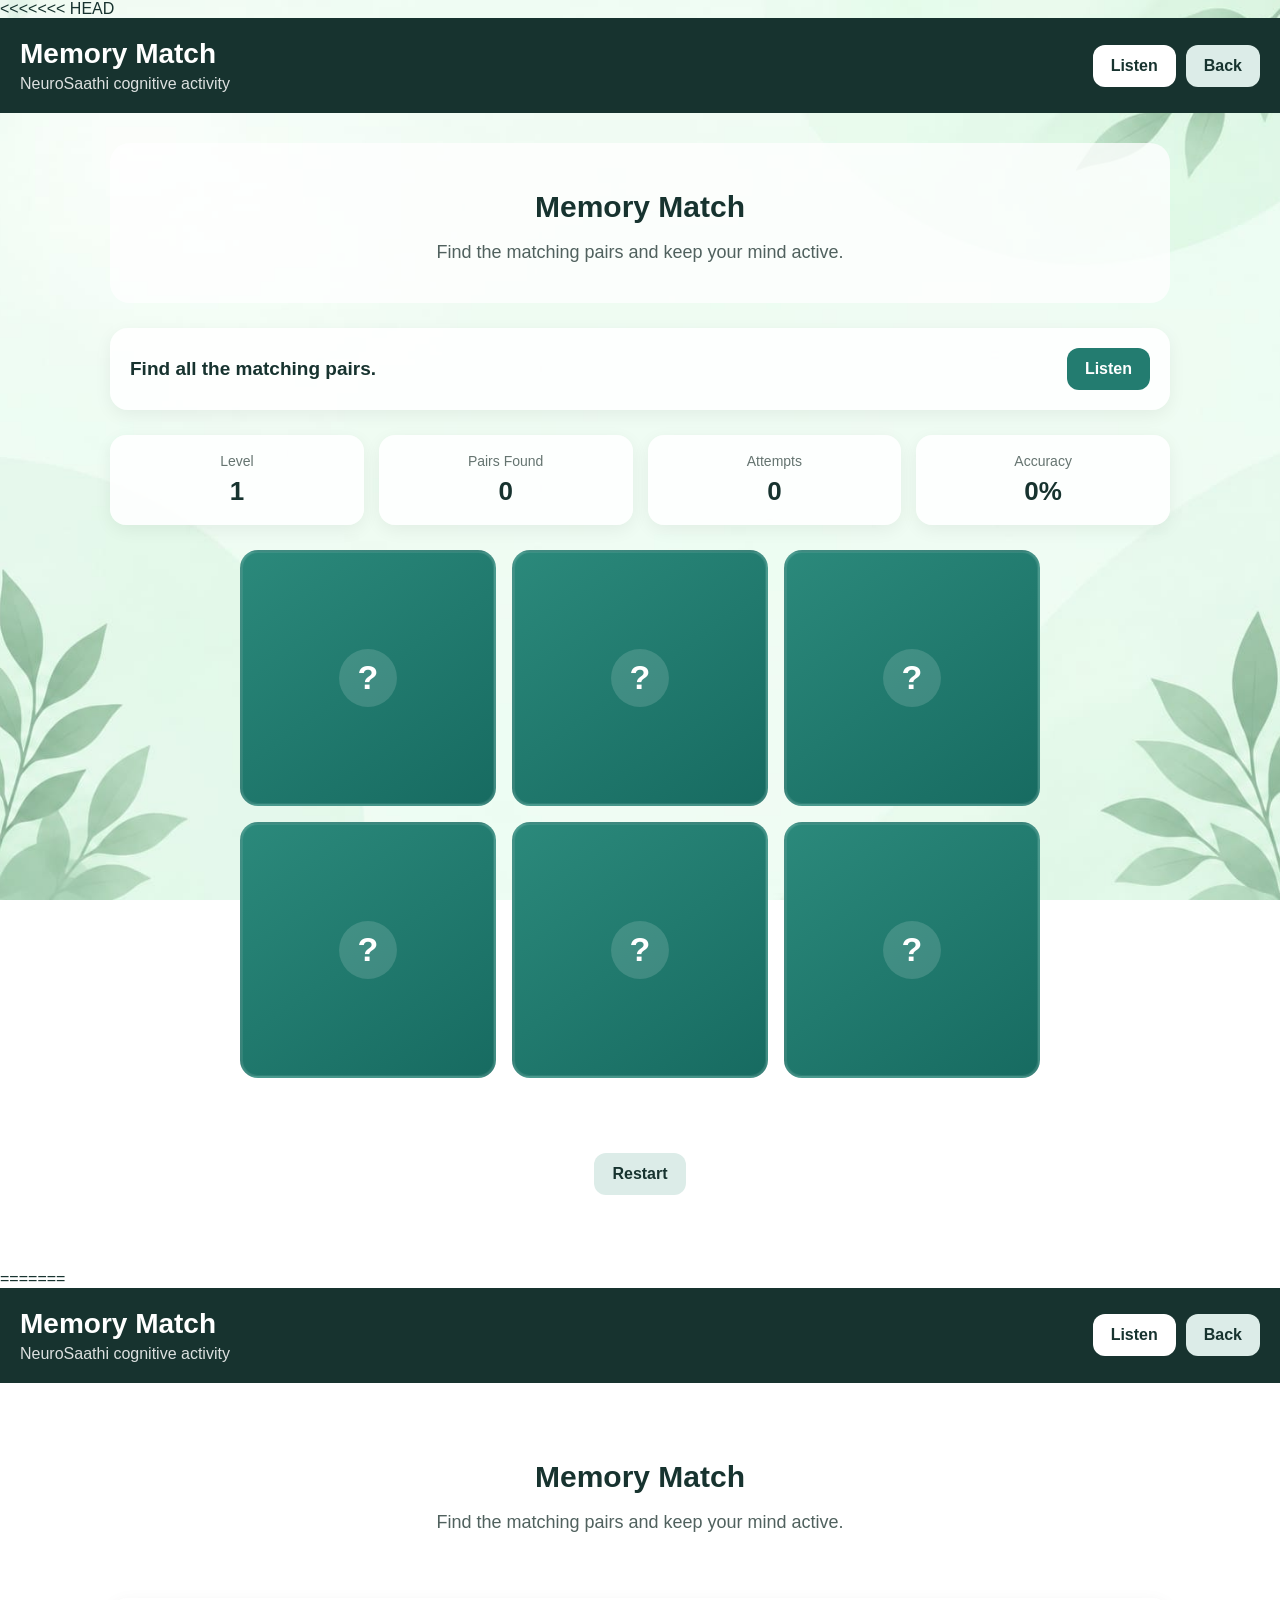
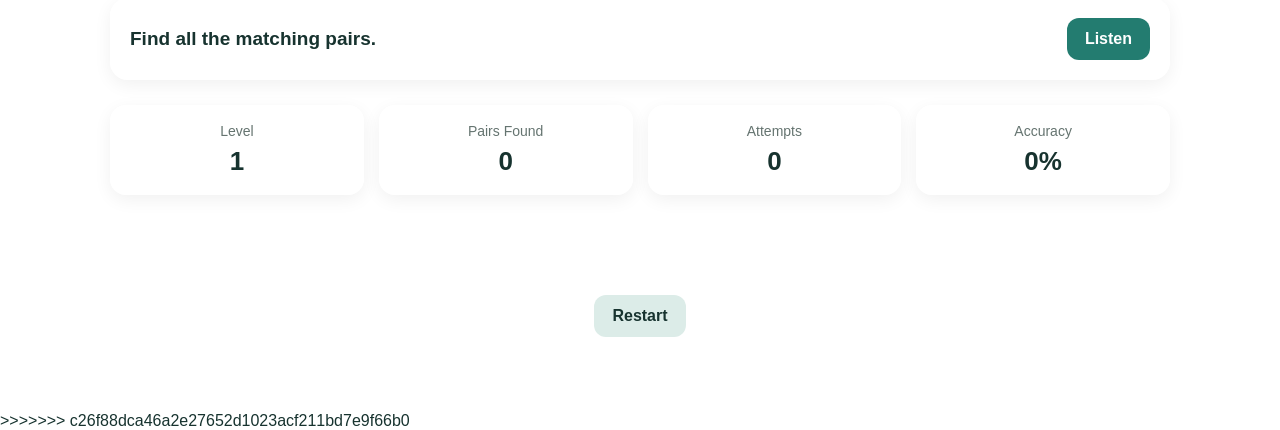
<file: games/memory-match.html>
<<<<<<< HEAD
<!DOCTYPE html>
<html lang="en">

<head>

    <meta charset="UTF-8">

    <meta
        name="viewport"
        content="width=device-width, initial-scale=1.0">

    <title>Memory Match | NeuroSaathi</title>


    <style>

* {
    box-sizing: border-box;
}

html {
    min-height: 100%;
}

body {
    margin: 0;

    font-family:
        Arial,
        sans-serif;

    color: #17332f;

    /*
       NeuroSaathi botanical background

       memory-match.html is inside /games
       bg.png is inside /assests

       Therefore:
       ../assests/bg.png
    */
    background-image:
        url("../assests/bg.png");

    background-repeat:
        no-repeat;

    background-position:
        center center;

    background-size:
        cover;

    background-attachment:
        fixed;
}


/* =========================
   HEADER
========================= */

header {
    background:
        #17332f;

    color:
        white;

    padding:
        20px;

    display:
        flex;

    justify-content:
        space-between;

    align-items:
        center;

    gap:
        15px;

    flex-wrap:
        wrap;
}

.header-left h1 {
    margin:
        0;

    font-size:
        28px;
}

.header-left p {
    margin:
        5px 0 0;

    opacity:
        0.85;
}

.header-actions {
    display:
        flex;

    gap:
        10px;
}

button {
    font-family:
        inherit;

    cursor:
        pointer;
}

.voice-button,
.secondary-button,
.listen-button {
    border:
        none;

    border-radius:
        12px;

    padding:
        12px 18px;

    font-size:
        16px;

    font-weight:
        bold;

    transition:
        0.2s ease;
}

.voice-button {
    background:
        #ffffff;

    color:
        #17332f;
}

.secondary-button {
    background:
        #dcece8;

    color:
        #17332f;
}

.listen-button {
    background:
        #237c70;

    color:
        white;
}

.voice-button:hover,
.secondary-button:hover,
.listen-button:hover {
    transform:
        translateY(-2px);
}


/* =========================
   MAIN
========================= */

main {
    max-width:
        1100px;

    margin:
        0 auto;

    padding:
        30px 20px 50px;

    /*
       Transparent so the botanical
       background remains visible.
    */
    background:
        transparent;
}


/* =========================
   INTRO
========================= */

.intro {
    text-align:
        center;

    margin-bottom:
        25px;

    background:
        rgba(255,255,255,0.78);

    padding:
        22px;

    border-radius:
        20px;
}

.intro h2 {
    margin-bottom:
        8px;

    font-size:
        30px;
}

.intro p {
    font-size:
        18px;

    color:
        #50615e;
}


/* =========================
   INSTRUCTIONS
========================= */

.instruction-box {
    background:
        rgba(255,255,255,0.90);

    border-radius:
        18px;

    padding:
        20px;

    margin-bottom:
        25px;

    display:
        flex;

    align-items:
        center;

    justify-content:
        space-between;

    gap:
        15px;

    box-shadow:
        0 5px 18px
        rgba(0,0,0,0.06);
}

.instruction-text {
    font-size:
        19px;

    font-weight:
        bold;
}


/* =========================
   STATS
========================= */

.stats {
    display:
        grid;

    grid-template-columns:
        repeat(4, 1fr);

    gap:
        15px;

    margin-bottom:
        25px;
}

.stat-card {
    background:
        rgba(255,255,255,0.90);

    border-radius:
        16px;

    padding:
        18px;

    text-align:
        center;

    box-shadow:
        0 5px 18px
        rgba(0,0,0,0.06);
}

.stat-label {
    font-size:
        14px;

    color:
        #657470;

    margin-bottom:
        7px;
}

.stat-value {
    font-size:
        26px;

    font-weight:
        bold;
}


/* =========================
   BOARD
========================= */

.board {
    display:
        grid;

    grid-template-columns:
        repeat(4, 1fr);

    gap:
        16px;

    max-width:
        800px;

    margin:
        0 auto 25px;
}


/* =========================
   CARD
========================= */

.card {
    aspect-ratio:
        1 / 1;

    perspective:
        1000px;

    cursor:
        pointer;
}

.card-inner {
    width:
        100%;

    height:
        100%;

    position:
        relative;

    transform-style:
        preserve-3d;

    transition:
        transform 0.5s;
}

.card.flipped .card-inner,
.card.matched .card-inner {
    transform:
        rotateY(180deg);
}

.card-front,
.card-back {
    position:
        absolute;

    width:
        100%;

    height:
        100%;

    border-radius:
        18px;

    backface-visibility:
        hidden;

    display:
        flex;

    align-items:
        center;

    justify-content:
        center;

    text-align:
        center;

    padding:
        12px;

    font-weight:
        bold;
}


/* =========================
   CARD FRONT
========================= */

.card-front {
    background:
        linear-gradient(
            145deg,
            #2b897b,
            #176b61
        );

    color:
        white;

    font-size:
        30px;

    border:
        2px solid
        rgba(255,255,255,0.15);

    box-shadow:
        inset 0 0 0 1px
        rgba(255,255,255,0.08);
}

.question-mark {
    width:
        58px;

    height:
        58px;

    border-radius:
        50%;

    background:
        rgba(255,255,255,0.14);

    display:
        flex;

    align-items:
        center;

    justify-content:
        center;

    font-size:
        34px;
}


/* =========================
   CARD BACK
========================= */

.card-back {
    background:
        rgba(255,255,255,0.97);

    color:
        #17332f;

    transform:
        rotateY(180deg);

    border:
        3px solid
        #237c70;

    flex-direction:
        column;

    justify-content:
        space-between;

    padding:
        12px;

    overflow:
        hidden;

    box-shadow:
        0 4px 12px
        rgba(0,0,0,0.05);
}

.card.matched .card-back {
    border-color:
        #4d8b68;

    background:
        #edf7f1;
}


/* =========================
   PICTURE AREA
========================= */

.card-picture {
    width:
        100%;

    flex:
        1;

    min-height:
        0;

    display:
        flex;

    align-items:
        center;

    justify-content:
        center;
}

.card-picture svg {
    width:
        100%;

    height:
        100%;

    max-width:
        135px;

    max-height:
        135px;

    display:
        block;
}


/* =========================
   CARD LABEL
========================= */

.card-label {
    width:
        100%;

    min-height:
        27px;

    display:
        flex;

    align-items:
        center;

    justify-content:
        center;

    font-size:
        15px;

    line-height:
        1.15;

    font-weight:
        bold;

    color:
        #17332f;
}


/* =========================
   FEEDBACK
========================= */

.feedback {
    min-height:
        35px;

    text-align:
        center;

    font-size:
        18px;

    font-weight:
        bold;

    margin-bottom:
        15px;
}


/* =========================
   CONTROLS
========================= */

.controls {
    display:
        flex;

    justify-content:
        center;

    gap:
        15px;

    margin-bottom:
        25px;
}


/* =========================
   COMPLETION
========================= */

.completion {
    display:
        none;

    background:
        rgba(255,255,255,0.92);

    border-radius:
        20px;

    padding:
        30px;

    text-align:
        center;

    box-shadow:
        0 5px 18px
        rgba(0,0,0,0.07);

    margin-top:
        20px;
}

.completion h3 {
    font-size:
        30px;

    margin-bottom:
        10px;
}

.completion p {
    font-size:
        18px;

    color:
        #50615e;
}

.completion button {
    margin-top:
        15px;
}


/* =========================
   RESPONSIVE
========================= */

@media (max-width: 800px) {

    body {
        background-attachment:
            scroll;

        background-position:
            center top;
    }

    .stats {
        grid-template-columns:
            repeat(2, 1fr);
    }

    .board {
        grid-template-columns:
            repeat(3, 1fr);
    }
}


@media (max-width: 550px) {

    header {
        align-items:
            flex-start;
    }

    .header-actions {
        width:
            100%;
    }

    .voice-button,
    .secondary-button {
        flex:
            1;
    }

    main {
        padding:
            25px 15px 40px;
    }

    .intro {
        padding:
            20px 15px;
    }

    .intro h2 {
        font-size:
            25px;
    }

    .instruction-box {
        flex-direction:
            column;

        align-items:
            stretch;
    }

    .board {
        grid-template-columns:
            repeat(2, 1fr);

        gap:
            12px;
    }

    .card-label {
        font-size:
            13px;
    }
}
    </style>

</head>


<body>


<header>

    <div class="header-left">

        <h1>
            Memory Match
        </h1>

        <p>
            NeuroSaathi cognitive activity
        </p>

    </div>


    <div class="header-actions">

        <button
            class="voice-button"
            id="voiceButton">

            Listen

        </button>


        <button
            class="secondary-button"
            id="backButton">

            Back

        </button>

    </div>

</header>


<main>


    <section class="intro">

        <h2>
            Memory Match
        </h2>

        <p>
            Find the matching pairs and keep your mind active.
        </p>

    </section>


    <section class="instruction-box">

        <div class="instruction-text">

            Find all the matching pairs.

        </div>


        <button
            class="listen-button"
            id="instructionListen">

            Listen

        </button>

    </section>


    <section class="stats">


        <div class="stat-card">

            <div class="stat-label">
                Level
            </div>

            <div
                class="stat-value"
                id="levelValue">

                1

            </div>

        </div>


        <div class="stat-card">

            <div class="stat-label">
                Pairs Found
            </div>

            <div
                class="stat-value"
                id="pairsValue">

                0

            </div>

        </div>


        <div class="stat-card">

            <div class="stat-label">
                Attempts
            </div>

            <div
                class="stat-value"
                id="attemptsValue">

                0

            </div>

        </div>


        <div class="stat-card">

            <div class="stat-label">
                Accuracy
            </div>

            <div
                class="stat-value"
                id="accuracyValue">

                0%

            </div>

        </div>


    </section>


    <section
        class="board"
        id="gameBoard">
    </section>


    <div
        class="feedback"
        id="feedback">
    </div>


    <div class="controls">

        <button
            class="secondary-button"
            id="restartButton">

            Restart

        </button>

    </div>


    <section
        class="completion"
        id="completionBox">

        <h3>
            Well done!
        </h3>

        <p
            id="completionText">

            You completed the round.

        </p>


        <button
            class="listen-button"
            id="nextRoundButton">

            Start Next Round

        </button>

    </section>


</main>


<script
    src="../js/performance.js">
</script>

<script
    src="../js/adaptive-engine.js">
</script>


<script>


/* =========================================================
   MEMORY MATCH
   ========================================================= */


/* =========================================================
   ORIGINAL GAME CATEGORIES
   ========================================================= */

const categories = {

    "Household Objects": [

        "Chair",
        "Table",
        "Clock",
        "Lamp",
        "Cup",
        "Book"

    ],


    "Fruits & Vegetables": [

        "Apple",
        "Banana",
        "Mango",
        "Carrot",
        "Tomato",
        "Potato"

    ],


    "Animals": [

        "Dog",
        "Cat",
        "Elephant",
        "Tiger",
        "Cow",
        "Rabbit"

    ],


    "Nature": [

        "Tree",
        "Flower",
        "Mountain",
        "River",
        "Sun",
        "Leaf"

    ],


    "Food & Kitchen": [

        "Rice",
        "Bread",
        "Spoon",
        "Plate",
        "Bowl",
        "Bottle"

    ],


    "Clothing": [

        "Shirt",
        "Shoes",
        "Hat",
        "Socks",
        "Jacket",
        "Scarf"

    ],


    "Transport": [

        "Car",
        "Bus",
        "Train",
        "Bicycle",
        "Boat",
        "Airplane"

    ],


    "Everyday Life": [

        "Phone",
        "Key",
        "Bag",
        "Umbrella",
        "Bottle",
        "Watch"

    ],


    "Education": [

        "Pencil",
        "Notebook",
        "School",
        "Teacher",
        "Eraser",
        "Ruler"

    ],


    "Sports": [

        "Football",
        "Cricket",
        "Badminton",
        "Tennis",
        "Volleyball",
        "Basketball"

    ],


    "Family & Relationships": [

        "Mother",
        "Father",
        "Brother",
        "Sister",
        "Grandmother",
        "Grandfather"

    ],


    "Indian & North-Eastern Culture": [

        "Bamboo",
        "Tea",
        "Handloom",
        "Festival",
        "Drum",
        "Village"

    ]

};


/* =========================================================
   DIFFICULTY
   ========================================================= */

const difficultyLevels = {

    1: 3,
    2: 4,
    3: 6,
    4: 8

};


/* =========================================================
   GAME STATE
   ========================================================= */

let currentLevel = 1;

let currentPairs =
    difficultyLevels[currentLevel];

let matchedPairs = 0;

let attempts = 0;

let correctAttempts = 0;

let lockBoard = false;

let firstCard = null;

let secondCard = null;

let startTime = 0;

let completedTime = 0;

let adaptationScore = 0;

let sessionSaved = false;


/* =========================================================
   ELEMENTS
   ========================================================= */

const gameBoard =
    document.getElementById(
        "gameBoard"
    );


const levelValue =
    document.getElementById(
        "levelValue"
    );


const pairsValue =
    document.getElementById(
        "pairsValue"
    );


const attemptsValue =
    document.getElementById(
        "attemptsValue"
    );


const accuracyValue =
    document.getElementById(
        "accuracyValue"
    );


const feedback =
    document.getElementById(
        "feedback"
    );


const completionBox =
    document.getElementById(
        "completionBox"
    );


const completionText =
    document.getElementById(
        "completionText"
    );


const restartButton =
    document.getElementById(
        "restartButton"
    );


const nextRoundButton =
    document.getElementById(
        "nextRoundButton"
    );


const voiceButton =
    document.getElementById(
        "voiceButton"
    );


const instructionListen =
    document.getElementById(
        "instructionListen"
    );


const backButton =
    document.getElementById(
        "backButton"
    );


/* =========================================================
   PICTORIAL LIBRARY
   =========================================================

   IMPORTANT:

   This is purely visual.

   It does NOT control:
   - matching
   - scoring
   - levels
   - performance
   - adaptive engine

   Therefore the original game mechanics remain unchanged.
========================================================= */


/* =========================================================
   SVG HELPER
   ========================================================= */

function makeSVG(content) {

    return `

        <svg
            viewBox="0 0 200 170"
            xmlns="http://www.w3.org/2000/svg"
            aria-hidden="true">

            ${content}

        </svg>

    `;

}


/* =========================================================
   OBJECT ILLUSTRATIONS
   ========================================================= */

function getObjectPicture(name) {


    /* =========================
       APPLE
    ========================= */

    if (name === "Apple") {

        return makeSVG(`

            <ellipse
                cx="100"
                cy="93"
                rx="52"
                ry="50"
                fill="#e74c3c"/>

            <ellipse
                cx="82"
                cy="75"
                rx="15"
                ry="25"
                fill="#ff7768"
                opacity="0.8"/>

            <path
                d="M100 46
                   C94 29 101 19 118 14"
                fill="none"
                stroke="#70452b"
                stroke-width="10"
                stroke-linecap="round"/>

            <path
                d="M111 29
                   C132 9 154 19 160 34
                   C141 39 124 38 111 29Z"
                fill="#4e9a51"/>

        `);

    }


    /* =========================
       BANANA
    ========================= */

    if (name === "Banana") {

        return makeSVG(`

            <path
                d="M43 43
                   C53 105 110 134 156 79"
                fill="none"
                stroke="#f4c542"
                stroke-width="28"
                stroke-linecap="round"/>

            <path
                d="M44 43
                   C54 104 111 130 154 78"
                fill="none"
                stroke="#d9a92e"
                stroke-width="4"
                stroke-linecap="round"/>

            <path
                d="M38 38
                   l-8 -10
                   M38 38
                   l8 -11"
                stroke="#765331"
                stroke-width="8"
                stroke-linecap="round"/>

        `);

    }


    /* =========================
       MANGO
    ========================= */

    if (name === "Mango") {

        return makeSVG(`

            <path
                d="M93 30
                   C62 31 47 58 58 95
                   C69 130 115 139 142 103
                   C163 75 139 32 93 30Z"
                fill="#f2ad32"/>

            <ellipse
                cx="86"
                cy="68"
                rx="14"
                ry="27"
                fill="#ffd568"
                opacity="0.7"/>

            <path
                d="M99 31
                   C108 13 127 9 143 18"
                fill="none"
                stroke="#6a4c32"
                stroke-width="8"
                stroke-linecap="round"/>

            <path
                d="M119 22
                   C143 5 163 17 166 35
                   C144 39 130 34 119 22Z"
                fill="#55a453"/>

        `);

    }


    /* =========================
       CAR
    ========================= */

    if (name === "Car") {

        return makeSVG(`

            <path
                d="M39 89
                   L55 54
                   Q59 46 70 46
                   H125
                   Q137 46 144 58
                   L160 89Z"
                fill="#327fd0"/>

            <rect
                x="27"
                y="83"
                width="145"
                height="48"
                rx="14"
                fill="#2871bd"/>

            <path
                d="M66 55
                   H101
                   L116 82
                   H56Z"
                fill="#dceff7"/>

            <path
                d="M106 55
                   H126
                   Q134 57 141 82
                   H116Z"
                fill="#c8e6f0"/>

            <circle
                cx="58"
                cy="132"
                r="17"
                fill="#30373b"/>

            <circle
                cx="142"
                cy="132"
                r="17"
                fill="#30373b"/>

            <circle
                cx="58"
                cy="132"
                r="7"
                fill="#d5d9da"/>

            <circle
                cx="142"
                cy="132"
                r="7"
                fill="#d5d9da"/>

        `);

    }


    /* =========================
       BUS
    ========================= */

    if (name === "Bus") {

        return makeSVG(`

            <rect
                x="32"
                y="25"
                width="136"
                height="108"
                rx="17"
                fill="#f0b52e"/>

            <rect
                x="43"
                y="40"
                width="114"
                height="43"
                rx="6"
                fill="#bde1ed"/>

            <line
                x1="81"
                y1="40"
                x2="81"
                y2="83"
                stroke="#6b8992"
                stroke-width="4"/>

            <line
                x1="119"
                y1="40"
                x2="119"
                y2="83"
                stroke="#6b8992"
                stroke-width="4"/>

            <circle
                cx="62"
                cy="137"
                r="15"
                fill="#30373b"/>

            <circle
                cx="138"
                cy="137"
                r="15"
                fill="#30373b"/>

            <rect
                x="46"
                y="94"
                width="108"
                height="20"
                rx="5"
                fill="#fff2a9"/>

        `);

    }


    /* =========================
       DOG
    ========================= */

    if (name === "Dog") {

        return makeSVG(`

            <ellipse
                cx="100"
                cy="101"
                rx="50"
                ry="48"
                fill="#c58a55"/>

            <circle
                cx="100"
                cy="70"
                r="43"
                fill="#d49a61"/>

            <ellipse
                cx="62"
                cy="64"
                rx="20"
                ry="34"
                fill="#9a653c"
                transform="rotate(-25 62 64)"/>

            <ellipse
                cx="138"
                cy="64"
                rx="20"
                ry="34"
                fill="#9a653c"
                transform="rotate(25 138 64)"/>

            <circle
                cx="84"
                cy="69"
                r="6"
                fill="#2d2925"/>

            <circle
                cx="116"
                cy="69"
                r="6"
                fill="#2d2925"/>

            <ellipse
                cx="100"
                cy="88"
                rx="13"
                ry="9"
                fill="#403630"/>

            <path
                d="M91 103 Q100 111 109 103"
                fill="none"
                stroke="#5c4031"
                stroke-width="5"
                stroke-linecap="round"/>

        `);

    }


    /* =========================
       CAT
    ========================= */

    if (name === "Cat") {

        return makeSVG(`

            <path
                d="M64 43
                   L67 16
                   L89 34
                   Q100 29 111 34
                   L133 16
                   L136 43"
                fill="#aeb6bd"/>

            <circle
                cx="100"
                cy="76"
                r="43"
                fill="#b9c0c6"/>

            <path
                d="M76 46
                   Q100 33 124 46"
                fill="#777f86"/>

            <circle
                cx="84"
                cy="72"
                r="6"
                fill="#30363a"/>

            <circle
                cx="116"
                cy="72"
                r="6"
                fill="#30363a"/>

            <path
                d="M100 78
                   l-7 6
                   h14Z"
                fill="#e28d9e"/>

            <path
                d="M76 83
                   L48 79
                   M76 91
                   L48 94
                   M124 83
                   L152 79
                   M124 91
                   L152 94"
                stroke="#6f777d"
                stroke-width="3"/>

        `);

    }


    /* =========================
       TREE
    ========================= */

    if (name === "Tree") {

        return makeSVG(`

            <rect
                x="87"
                y="91"
                width="27"
                height="62"
                rx="5"
                fill="#875b39"/>

            <circle
                cx="100"
                cy="55"
                r="43"
                fill="#5d9e55"/>

            <circle
                cx="65"
                cy="70"
                r="30"
                fill="#6eac5f"/>

            <circle
                cx="135"
                cy="70"
                r="30"
                fill="#6eac5f"/>

            <circle
                cx="100"
                cy="35"
                r="30"
                fill="#70ad5e"/>

        `);

    }


    /* =========================
       FLOWER
    ========================= */

    if (name === "Flower") {

        return makeSVG(`

            <path
                d="M100 80
                   L100 150"
                stroke="#4f9754"
                stroke-width="10"
                stroke-linecap="round"/>

            <path
                d="M100 123
                   Q75 104 62 122"
                fill="none"
                stroke="#4f9754"
                stroke-width="8"/>

            <circle
                cx="100"
                cy="62"
                r="20"
                fill="#f3c644"/>

            <circle
                cx="68"
                cy="60"
                r="22"
                fill="#ed82aa"/>

            <circle
                cx="132"
                cy="60"
                r="22"
                fill="#ed82aa"/>

            <circle
                cx="82"
                cy="34"
                r="22"
                fill="#ed82aa"/>

            <circle
                cx="118"
                cy="34"
                r="22"
                fill="#ed82aa"/>

        `);

    }


    /* =========================
       BOOK
    ========================= */

    if (name === "Book") {

        return makeSVG(`

            <path
                d="M32 31
                   Q64 21 98 40
                   V142
                   Q65 123 32 134Z"
                fill="#4383c4"/>

            <path
                d="M168 31
                   Q136 21 102 40
                   V142
                   Q135 123 168 134Z"
                fill="#6b9ed0"/>

            <path
                d="M100 40
                   V142"
                stroke="#315d86"
                stroke-width="5"/>

            <line
                x1="48"
                y1="57"
                x2="84"
                y2="68"
                stroke="#dbeaf5"
                stroke-width="5"/>

            <line
                x1="152"
                y1="57"
                x2="116"
                y2="68"
                stroke="#e5f0f7"
                stroke-width="5"/>

        `);

    }


    /* =========================
       CLOCK
    ========================= */

    if (name === "Clock") {

        return makeSVG(`

            <circle
                cx="100"
                cy="85"
                r="58"
                fill="#f6f0d8"
                stroke="#6b7477"
                stroke-width="8"/>

            <circle
                cx="100"
                cy="85"
                r="48"
                fill="#fffdf5"
                stroke="#c8c3aa"
                stroke-width="3"/>

            <line
                x1="100"
                y1="85"
                x2="100"
                y2="50"
                stroke="#333b3e"
                stroke-width="7"
                stroke-linecap="round"/>

            <line
                x1="100"
                y1="85"
                x2="132"
                y2="100"
                stroke="#333b3e"
                stroke-width="7"
                stroke-linecap="round"/>

            <circle
                cx="100"
                cy="85"
                r="6"
                fill="#333b3e"/>

        `);

    }


    /* =========================
       CUP
    ========================= */

    if (name === "Cup") {

        return makeSVG(`

            <path
                d="M49 45
                   H145
                   L135 119
                   Q97 140 59 119Z"
                fill="#dcecf1"
                stroke="#5e858f"
                stroke-width="6"/>

            <path
                d="M145 58
                   Q177 55 164 88
                   Q157 104 138 97"
                fill="none"
                stroke="#5e858f"
                stroke-width="8"/>

            <path
                d="M75 31
                   Q67 17 77 8
                   M102 31
                   Q94 17 104 8"
                fill="none"
                stroke="#b8c1c2"
                stroke-width="5"
                stroke-linecap="round"/>

        `);

    }


    /* =========================
       CHAIR
    ========================= */

    if (name === "Chair") {

        return makeSVG(`

            <rect
                x="58"
                y="34"
                width="84"
                height="58"
                rx="8"
                fill="#a87543"/>

            <rect
                x="48"
                y="88"
                width="105"
                height="20"
                rx="5"
                fill="#bc8750"/>

            <line
                x1="62"
                y1="108"
                x2="51"
                y2="151"
                stroke="#80552f"
                stroke-width="9"
                stroke-linecap="round"/>

            <line
                x1="139"
                y1="108"
                x2="150"
                y2="151"
                stroke="#80552f"
                stroke-width="9"
                stroke-linecap="round"/>

        `);

    }


    /* =========================
       TABLE
    ========================= */

    if (name === "Table") {

        return makeSVG(`

            <rect
                x="35"
                y="45"
                width="130"
                height="22"
                rx="7"
                fill="#b9824c"/>

            <rect
                x="48"
                y="67"
                width="14"
                height="78"
                fill="#8d5d35"/>

            <rect
                x="138"
                y="67"
                width="14"
                height="78"
                fill="#8d5d35"/>

        `);

    }


    /* =========================
       LAMP
    ========================= */

    if (name === "Lamp") {

        return makeSVG(`

            <path
                d="M54 58
                   H146
                   L128 100
                   H72Z"
                fill="#f2c65c"/>

            <rect
                x="94"
                y="100"
                width="12"
                height="40"
                fill="#6c7476"/>

            <ellipse
                cx="100"
                cy="145"
                rx="34"
                ry="8"
                fill="#777f81"/>

            <circle
                cx="100"
                cy="66"
                r="10"
                fill="#fff0a0"/>

        `);

    }


    /* =========================
       CARROT
    ========================= */

    if (name === "Carrot") {

        return makeSVG(`

            <path
                d="M66 47
                   L134 47
                   L103 143
                   Q100 151 97 143Z"
                fill="#ef8d38"/>

            <path
                d="M83 47
                   Q68 27 54 29
                   M100 47
                   Q100 20 91 13
                   M116 47
                   Q132 26 146 29"
                fill="none"
                stroke="#5d984e"
                stroke-width="10"
                stroke-linecap="round"/>

        `);

    }


    /* =========================
       TOMATO
    ========================= */

    if (name === "Tomato") {

        return makeSVG(`

            <circle
                cx="100"
                cy="92"
                r="51"
                fill="#e55445"/>

            <ellipse
                cx="80"
                cy="72"
                rx="13"
                ry="20"
                fill="#ff8073"
                opacity="0.7"/>

            <path
                d="M100 45
                   L90 28
                   L100 34
                   L110 28
                   L107 47"
                fill="#4f9149"/>

        `);

    }


    /* =========================
       POTATO
    ========================= */

    if (name === "Potato") {

        return makeSVG(`

            <ellipse
                cx="100"
                cy="90"
                rx="58"
                ry="46"
                fill="#c99b5e"/>

            <ellipse
                cx="78"
                cy="73"
                rx="14"
                ry="20"
                fill="#d8b477"
                opacity="0.7"/>

            <circle
                cx="72"
                cy="95"
                r="4"
                fill="#9b7042"/>

            <circle
                cx="119"
                cy="75"
                r="4"
                fill="#9b7042"/>

            <circle
                cx="132"
                cy="105"
                r="4"
                fill="#9b7042"/>

        `);

    }


    /* =========================
       ELEPHANT
    ========================= */

    if (name === "Elephant") {

        return makeSVG(`

            <ellipse
                cx="106"
                cy="96"
                rx="57"
                ry="42"
                fill="#9ba5aa"/>

            <circle
                cx="58"
                cy="67"
                r="35"
                fill="#9ba5aa"/>

            <path
                d="M45 77
                   Q19 90 31 119"
                fill="none"
                stroke="#9ba5aa"
                stroke-width="20"
                stroke-linecap="round"/>

            <ellipse
                cx="72"
                cy="45"
                rx="18"
                ry="28"
                fill="#879196"/>

            <circle
                cx="65"
                cy="63"
                r="4"
                fill="#30373b"/>

            <path
                d="M132 77
                   Q151 67 163 79"
                fill="none"
                stroke="#879196"
                stroke-width="8"/>

        `);

    }


    /* =========================
       TIGER
    ========================= */

    if (name === "Tiger") {

        return makeSVG(`

            <circle
                cx="100"
                cy="86"
                r="52"
                fill="#e59b35"/>

            <path
                d="M68 51
                   L78 80
                   M87 42
                   L92 72
                   M132 51
                   L122 80
                   M113 42
                   L108 72"
                stroke="#38332e"
                stroke-width="9"
                stroke-linecap="round"/>

            <circle
                cx="82"
                cy="76"
                r="6"
                fill="#252525"/>

            <circle
                cx="118"
                cy="76"
                r="6"
                fill="#252525"/>

            <ellipse
                cx="100"
                cy="98"
                rx="14"
                ry="10"
                fill="#44362c"/>

            <path
                d="M88 113 Q100 123 112 113"
                fill="none"
                stroke="#44362c"
                stroke-width="5"/>

        `);

    }


    /* =========================
       COW
    ========================= */

    if (name === "Cow") {

        return makeSVG(`

            <ellipse
                cx="105"
                cy="96"
                rx="60"
                ry="38"
                fill="#f0eee7"/>

            <circle
                cx="66"
                cy="71"
                r="34"
                fill="#f0eee7"/>

            <path
                d="M43 52
                   L27 35
                   M88 52
                   L104 35"
                stroke="#815d3b"
                stroke-width="8"
                stroke-linecap="round"/>

            <path
                d="M52 67
                   Q67 52 80 67
                   Q67 83 52 67Z"
                fill="#9d8370"/>

            <circle
                cx="57"
                cy="66"
                r="4"
                fill="#333"/>

            <circle
                cx="77"
                cy="66"
                r="4"
                fill="#333"/>

        `);

    }


    /* =========================
       RABBIT
    ========================= */

    if (name === "Rabbit") {

        return makeSVG(`

            <ellipse
                cx="100"
                cy="101"
                rx="40"
                ry="45"
                fill="#e8e3dd"/>

            <circle
                cx="100"
                cy="64"
                r="34"
                fill="#e8e3dd"/>

            <ellipse
                cx="80"
                cy="25"
                rx="14"
                ry="35"
                fill="#e8e3dd"/>

            <ellipse
                cx="120"
                cy="25"
                rx="14"
                ry="35"
                fill="#e8e3dd"/>

            <ellipse
                cx="80"
                cy="25"
                rx="6"
                ry="23"
                fill="#e5b9c0"/>

            <ellipse
                cx="120"
                cy="25"
                rx="6"
                ry="23"
                fill="#e5b9c0"/>

            <circle
                cx="88"
                cy="64"
                r="5"
                fill="#303030"/>

            <circle
                cx="112"
                cy="64"
                r="5"
                fill="#303030"/>

            <circle
                cx="100"
                cy="77"
                r="6"
                fill="#e59aaa"/>

        `);

    }


    /* =========================
       MOUNTAIN
    ========================= */

    if (name === "Mountain") {

        return makeSVG(`

            <path
                d="M15 140
                   L72 42
                   L101 88
                   L128 55
                   L185 140Z"
                fill="#79959b"/>

            <path
                d="M72 42
                   L58 68
                   L75 62
                   L88 76
                   L101 88Z"
                fill="#f8f8f3"/>

            <path
                d="M128 55
                   L113 78
                   L129 72
                   L141 86
                   L151 72Z"
                fill="#f8f8f3"/>

        `);

    }


    /* =========================
       RIVER
    ========================= */

    if (name === "River") {

        return makeSVG(`

            <path
                d="M25 30
                   Q80 58 38 91
                   Q15 111 48 142"
                fill="none"
                stroke="#56a5c8"
                stroke-width="25"
                stroke-linecap="round"/>

            <path
                d="M82 30
                   Q137 58 95 91
                   Q72 111 105 142"
                fill="none"
                stroke="#7bc0d8"
                stroke-width="25"
                stroke-linecap="round"/>

        `);

    }


    /* =========================
       SUN
    ========================= */

    if (name === "Sun") {

        return makeSVG(`

            <circle
                cx="100"
                cy="85"
                r="34"
                fill="#f5c63e"/>

            <path
                d="M100 15V38
                   M100 132V155
                   M30 85H53
                   M147 85H170
                   M50 35L66 51
                   M134 119L150 135
                   M150 35L134 51
                   M66 119L50 135"
                stroke="#e2aa2c"
                stroke-width="10"
                stroke-linecap="round"/>

        `);

    }


    /* =========================
       LEAF
    ========================= */

    if (name === "Leaf") {

        return makeSVG(`

            <path
                d="M30 139
                   Q36 50 164 27
                   Q158 123 30 139Z"
                fill="#65a75c"/>

            <path
                d="M35 135
                   Q94 90 151 35"
                fill="none"
                stroke="#3f7841"
                stroke-width="7"/>

        `);

    }


    /* =========================
       RICE
    ========================= */

    if (name === "Rice") {

        return makeSVG(`

            <path
                d="M45 132
                   Q70 90 67 35"
                fill="none"
                stroke="#6b9950"
                stroke-width="7"/>

            <path
                d="M68 48
                   Q90 37 103 51
                   M63 67
                   Q87 55 101 69
                   M58 86
                   Q79 73 94 86"
                fill="none"
                stroke="#78a95a"
                stroke-width="6"/>

            <ellipse
                cx="91"
                cy="49"
                rx="8"
                ry="13"
                fill="#f0ead5"/>

            <ellipse
                cx="82"
                cy="67"
                rx="8"
                ry="13"
                fill="#f0ead5"/>

            <ellipse
                cx="75"
                cy="84"
                rx="8"
                ry="13"
                fill="#f0ead5"/>

        `);

    }


    /* =========================
       BREAD
    ========================= */

    if (name === "Bread") {

        return makeSVG(`

            <path
                d="M38 122
                   V64
                   Q38 35 72 35
                   Q100 20 128 35
                   Q162 35 162 64
                   V122Z"
                fill="#d99b4f"/>

            <path
                d="M65 55
                   L71 78
                   M100 47
                   V72
                   M135 55
                   L129 78"
                stroke="#a96e32"
                stroke-width="7"
                stroke-linecap="round"/>

        `);

    }


    /* =========================
       SPOON
    ========================= */

    if (name === "Spoon") {

        return makeSVG(`

            <ellipse
                cx="100"
                cy="42"
                rx="25"
                ry="31"
                fill="#cbd3d5"
                stroke="#7b878b"
                stroke-width="5"/>

            <rect
                x="91"
                y="65"
                width="18"
                height="87"
                rx="9"
                fill="#b7c1c4"/>

        `);

    }


    /* =========================
       PLATE
    ========================= */

    if (name === "Plate") {

        return makeSVG(`

            <circle
                cx="100"
                cy="85"
                r="60"
                fill="#f1f5f6"
                stroke="#7b949b"
                stroke-width="8"/>

            <circle
                cx="100"
                cy="85"
                r="40"
                fill="none"
                stroke="#b4c2c5"
                stroke-width="4"/>

        `);

    }


    /* =========================
       BOWL
    ========================= */

    if (name === "Bowl") {

        return makeSVG(`

            <path
                d="M39 66
                   Q100 137 161 66Z"
                fill="#dcecf1"
                stroke="#62838c"
                stroke-width="7"/>

            <path
                d="M40 66
                   Q100 93 160 66"
                fill="none"
                stroke="#62838c"
                stroke-width="7"/>

        `);

    }


    /* =========================
       BOTTLE
    ========================= */

    if (name === "Bottle") {

        return makeSVG(`

            <path
                d="M78 24
                   H122
                   V45
                   L137 60
                   V139
                   H63
                   V60
                   L78 45Z"
                fill="#8dc5d0"
                stroke="#527f88"
                stroke-width="6"/>

            <rect
                x="78"
                y="14"
                width="44"
                height="14"
                rx="4"
                fill="#527f88"/>

        `);

    }


    /* =========================
       SHIRT
    ========================= */

    if (name === "Shirt") {

        return makeSVG(`

            <path
                d="M63 32
                   L86 20
                   Q100 31 114 20
                   L137 32
                   L168 59
                   L148 78
                   L132 62
                   V145
                   H68
                   V62
                   L52 78
                   L32 59Z"
                fill="#5d8acb"/>

            <path
                d="M86 20
                   Q100 39 114 20"
                fill="none"
                stroke="#3f669d"
                stroke-width="5"/>

        `);

    }


    /* =========================
       SHOES
    ========================= */

    if (name === "Shoes") {

        return makeSVG(`

            <path
                d="M32 86
                   Q62 103 92 77
                   L119 101
                   L155 111
                   Q178 119 168 140
                   H35
                   Q22 120 32 86Z"
                fill="#4f5e68"/>

            <path
                d="M111 102
                   Q130 117 160 118"
                fill="none"
                stroke="#cfd6d8"
                stroke-width="5"/>

        `);

    }


    /* =========================
       HAT
    ========================= */

    if (name === "Hat") {

        return makeSVG(`

            <path
                d="M59 89
                   Q60 43 100 35
                   Q140 43 141 89Z"
                fill="#b77d42"/>

            <rect
                x="36"
                y="84"
                width="128"
                height="23"
                rx="8"
                fill="#986332"/>

        `);

    }


    /* =========================
       SOCKS
    ========================= */

    if (name === "Socks") {

        return makeSVG(`

            <path
                d="M63 24
                   H103
                   V89
                   Q103 112 137 116
                   V143
                   H69
                   Q55 136 55 116
                   V24Z"
                fill="#e7ecee"
                stroke="#78898f"
                stroke-width="6"/>

            <path
                d="M55 48
                   H103"
                stroke="#9baab0"
                stroke-width="5"/>

        `);

    }


    /* =========================
       JACKET
    ========================= */

    if (name === "Jacket") {

        return makeSVG(`

            <path
                d="M66 25
                   L100 13
                   L134 25
                   L166 141
                   H34Z"
                fill="#60748f"/>

            <path
                d="M100 15
                   V140"
                stroke="#dce3ea"
                stroke-width="5"/>

            <path
                d="M66 25
                   L84 68
                   M134 25
                   L116 68"
                stroke="#4b5d75"
                stroke-width="5"/>

        `);

    }


    /* =========================
       SCARF
    ========================= */

    if (name === "Scarf") {

        return makeSVG(`

            <path
                d="M72 20
                   H112
                   V88
                   Q112 112 139 140
                   H102
                   Q87 118 73 140
                   H39
                   Q65 109 72 88Z"
                fill="#b75c61"/>

            <path
                d="M72 50
                   H112"
                stroke="#8e464d"
                stroke-width="6"/>

        `);

    }


    /* =========================
       TRAIN
    ========================= */

    if (name === "Train") {

        return makeSVG(`

            <rect
                x="38"
                y="28"
                width="124"
                height="105"
                rx="16"
                fill="#727e85"/>

            <rect
                x="50"
                y="43"
                width="43"
                height="31"
                fill="#d7edf4"/>

            <rect
                x="107"
                y="43"
                width="43"
                height="31"
                fill="#d7edf4"/>

            <circle
                cx="68"
                cy="139"
                r="15"
                fill="#30373b"/>

            <circle
                cx="132"
                cy="139"
                r="15"
                fill="#30373b"/>

            <rect
                x="79"
                y="88"
                width="42"
                height="28"
                rx="5"
                fill="#d3d9db"/>

        `);

    }


    /* =========================
       BICYCLE
    ========================= */

    if (name === "Bicycle") {

        return makeSVG(`

            <circle
                cx="54"
                cy="119"
                r="28"
                fill="none"
                stroke="#4f7181"
                stroke-width="7"/>

            <circle
                cx="146"
                cy="119"
                r="28"
                fill="none"
                stroke="#4f7181"
                stroke-width="7"/>

            <path
                d="M54 119
                   L88 60
                   L116 119
                   L54 119
                   M88 60
                   L146 119
                   M88 60
                   H111"
                fill="none"
                stroke="#4f7181"
                stroke-width="7"
                stroke-linejoin="round"/>

            <line
                x1="88"
                y1="60"
                x2="78"
                y2="43"
                stroke="#4f7181"
                stroke-width="7"/>

            <line
                x1="111"
                y1="60"
                x2="130"
                y2="48"
                stroke="#4f7181"
                stroke-width="7"/>

        `);

    }


    /* =========================
       BOAT
    ========================= */

    if (name === "Boat") {

        return makeSVG(`

            <path
                d="M31 94
                   H169
                   L146 130
                   Q100 146 54 130Z"
                fill="#875e3b"/>

            <line
                x1="100"
                y1="94"
                x2="100"
                y2="25"
                stroke="#704b31"
                stroke-width="7"/>

            <path
                d="M100 27
                   L100 89
                   H145Z"
                fill="#e8e0cf"/>

        `);

    }


    /* =========================
       AIRPLANE
    ========================= */

    if (name === "Airplane") {

        return makeSVG(`

            <path
                d="M25 82
                   L85 68
                   L96 25
                   H113
                   L120 64
                   L172 77
                   Q181 82 172 88
                   L120 96
                   L113 139
                   H96
                   L85 92
                   L25 86Z"
                fill="#8ba8b5"/>

            <path
                d="M85 68
                   L48 43
                   H35
                   L64 78Z"
                fill="#6f8f9d"/>

            <path
                d="M85 92
                   L49 118
                   H36
                   L64 83Z"
                fill="#6f8f9d"/>

        `);

    }


    /* =========================
       PHONE
    ========================= */

    if (name === "Phone") {

        return makeSVG(`

            <rect
                x="57"
                y="12"
                width="86"
                height="146"
                rx="15"
                fill="#38454c"/>

            <rect
                x="67"
                y="29"
                width="66"
                height="101"
                rx="5"
                fill="#dceff5"/>

            <circle
                cx="100"
                cy="144"
                r="6"
                fill="#c5ced1"/>

            <rect
                x="85"
                y="19"
                width="30"
                height="5"
                rx="3"
                fill="#9da8ac"/>

        `);

    }


    /* =========================
       KEY
    ========================= */

    if (name === "Key") {

        return makeSVG(`

            <circle
                cx="61"
                cy="68"
                r="25"
                fill="none"
                stroke="#b78b36"
                stroke-width="10"/>

            <path
                d="M82 85
                   L157 143"
                stroke="#b78b36"
                stroke-width="11"
                stroke-linecap="round"/>

            <path
                d="M126 118
                   L140 101
                   M139 129
                   L153 112"
                stroke="#b78b36"
                stroke-width="10"
                stroke-linecap="round"/>

        `);

    }


    /* =========================
       BAG
    ========================= */

    if (name === "Bag") {

        return makeSVG(`

            <rect
                x="45"
                y="54"
                width="110"
                height="87"
                rx="12"
                fill="#80654c"/>

            <path
                d="M72 56
                   Q72 25 100 25
                   Q128 25 128 56"
                fill="none"
                stroke="#80654c"
                stroke-width="12"/>

            <rect
                x="80"
                y="79"
                width="40"
                height="8"
                rx="4"
                fill="#a78968"/>

        `);

    }


    /* =========================
       UMBRELLA
    ========================= */

    if (name === "Umbrella") {

        return makeSVG(`

            <path
                d="M25 75
                   Q100 10 175 75
                   Q160 82 145 70
                   Q130 85 115 70
                   Q100 85 85 70
                   Q70 85 55 70
                   Q40 82 25 75Z"
                fill="#5887b5"/>

            <path
                d="M100 74
                   V135
                   Q100 151 84 151"
                fill="none"
                stroke="#69777d"
                stroke-width="8"
                stroke-linecap="round"/>

        `);

    }


    /* =========================
       WATCH
    ========================= */

    if (name === "Watch") {

        return makeSVG(`

            <rect
                x="78"
                y="8"
                width="44"
                height="154"
                rx="10"
                fill="#59676d"/>

            <circle
                cx="100"
                cy="85"
                r="36"
                fill="#f3f5ef"
                stroke="#59676d"
                stroke-width="7"/>

            <line
                x1="100"
                y1="85"
                x2="100"
                y2="61"
                stroke="#333"
                stroke-width="6"
                stroke-linecap="round"/>

            <line
                x1="100"
                y1="85"
                x2="121"
                y2="97"
                stroke="#333"
                stroke-width="6"
                stroke-linecap="round"/>

        `);

    }


    /* =========================
       PENCIL
    ========================= */

    if (name === "Pencil") {

        return makeSVG(`

            <path
                d="M51 130
                   L126 35
                   L151 55
                   L76 150Z"
                fill="#e5bf4c"/>

            <path
                d="M126 35
                   L140 17
                   L165 38
                   L151 55Z"
                fill="#df8b8b"/>

            <path
                d="M51 130
                   L40 153
                   L76 150Z"
                fill="#555d60"/>

        `);

    }


    /* =========================
       NOTEBOOK
    ========================= */

    if (name === "Notebook") {

        return makeSVG(`

            <rect
                x="48"
                y="19"
                width="105"
                height="132"
                rx="8"
                fill="#e7eef1"
                stroke="#71878e"
                stroke-width="7"/>

            <path
                d="M72 51
                   H131
                   M72 75
                   H131
                   M72 99
                   H123"
                stroke="#8da1a7"
                stroke-width="6"
                stroke-linecap="round"/>

            <path
                d="M38 32
                   V140"
                stroke="#6c7d82"
                stroke-width="7"/>

        `);

    }


    /* =========================
       SCHOOL
    ========================= */

    if (name === "School") {

        return makeSVG(`

            <path
                d="M22 64
                   L100 21
                   L178 64Z"
                fill="#d4a052"/>

            <rect
                x="36"
                y="64"
                width="128"
                height="78"
                fill="#dce7e9"/>

            <rect
                x="87"
                y="99"
                width="26"
                height="43"
                fill="#78929a"/>

            <rect
                x="55"
                y="81"
                width="22"
                height="22"
                fill="#9fc7d1"/>

            <rect
                x="123"
                y="81"
                width="22"
                height="22"
                fill="#9fc7d1"/>

        `);

    }


    /* =========================
       TEACHER
    ========================= */

    if (name === "Teacher") {

        return makeSVG(`

            <circle
                cx="95"
                cy="47"
                r="24"
                fill="#c78d60"/>

            <path
                d="M53 145
                   Q58 83 95 83
                   Q132 83 137 145Z"
                fill="#5e7b98"/>

            <path
                d="M73 35
                   Q94 10 117 35"
                fill="none"
                stroke="#49362c"
                stroke-width="11"/>

            <rect
                x="140"
                y="64"
                width="7"
                height="77"
                fill="#8b6b4d"/>

            <rect
                x="145"
                y="53"
                width="28"
                height="12"
                fill="#6a8d71"/>

        `);

    }


    /* =========================
       ERASER
    ========================= */

    if (name === "Eraser") {

        return makeSVG(`

            <path
                d="M42 118
                   L91 53
                   L145 93
                   L104 145
                   H55Z"
                fill="#e68ca3"/>

            <path
                d="M91 53
                   L145 93"
                stroke="#ffffff"
                stroke-width="9"/>

        `);

    }


    /* =========================
       RULER
    ========================= */

    if (name === "Ruler") {

        return makeSVG(`

            <rect
                x="35"
                y="68"
                width="130"
                height="38"
                rx="5"
                fill="#e4c45d"/>

            <path
                d="M50 68V91
                   M70 68V84
                   M90 68V91
                   M110 68V84
                   M130 68V91
                   M150 68V84"
                stroke="#7a672c"
                stroke-width="4"/>

        `);

    }


    /* =========================
       FOOTBALL
    ========================= */

    if (name === "Football") {

        return makeSVG(`

            <circle
                cx="100"
                cy="85"
                r="55"
                fill="#f3f3ef"
                stroke="#555"
                stroke-width="4"/>

            <path
                d="M100 55
                   L123 72
                   L114 99
                   H86
                   L77 72Z"
                fill="#34393c"/>

            <path
                d="M77 72L51 63
                   M123 72L149 63
                   M86 99L72 123
                   M114 99L128 123"
                stroke="#555"
                stroke-width="5"/>

        `);

    }


    /* =========================
       CRICKET
    ========================= */

    if (name === "Cricket") {

        return makeSVG(`

            <circle
                cx="135"
                cy="47"
                r="13"
                fill="#d34e4e"/>

                <path
                d="M48 139
                   L116 39"
                stroke="#b9854e"
                stroke-width="18"
                stroke-linecap="round"/>

            <path
                d="M92 69
                   L110 84"
                stroke="#8a6035"
                stroke-width="5"/>

        `);

    }


    /* =========================
       BADMINTON
    ========================= */

    if (name === "Badminton") {

        return makeSVG(`

            <line
                x1="47"
                y1="139"
                x2="113"
                y2="57"
                stroke="#65757c"
                stroke-width="8"/>

            <circle
                cx="117"
                cy="48"
                r="10"
                fill="#f3f2e9"
                stroke="#8a9599"
                stroke-width="3"/>

            <path
                d="M112 39
                   L96 18
                   M117 38
                   L111 14
                   M122 40
                   L130 17
                   M126 44
                   L145 26"
                stroke="#8a9599"
                stroke-width="4"/>

        `);

    }


    /* =========================
       TENNIS
    ========================= */

    if (name === "Tennis") {

        return makeSVG(`

            <circle
                cx="100"
                cy="85"
                r="55"
                fill="#dce35d"/>

            <path
                d="M51 53
                   Q89 82 149 43
                   M51 117
                   Q111 88 149 127"
                fill="none"
                stroke="#ffffff"
                stroke-width="6"/>

        `);

    }


    /* =========================
       VOLLEYBALL
    ========================= */

    if (name === "Volleyball") {

        return makeSVG(`

            <circle
                cx="100"
                cy="85"
                r="55"
                fill="#f1f2ed"
                stroke="#70797c"
                stroke-width="4"/>

            <path
                d="M48 67
                   Q95 84 151 61
                   M74 35
                   Q106 79 83 137
                   M128 40
                   Q91 68 122 137"
                fill="none"
                stroke="#777f82"
                stroke-width="5"/>

        `);

    }


    /* =========================
       BASKETBALL
    ========================= */

    if (name === "Basketball") {

        return makeSVG(`

            <circle
                cx="100"
                cy="85"
                r="55"
                fill="#d98a3d"/>

            <path
                d="M45 85
                   H155
                   M100 30
                   Q65 85 100 140
                   M42 51
                   Q100 77 158 51
                   M42 119
                   Q100 93 158 119"
                fill="none"
                stroke="#333"
                stroke-width="6"/>

        `);

    }


    /* =========================
       FAMILY
    ========================= */

    if (
        name === "Mother" ||
        name === "Father" ||
        name === "Brother" ||
        name === "Sister" ||
        name === "Grandmother" ||
        name === "Grandfather"
    ) {

        let shirtColor =
            "#5d8099";

        let hairColor =
            "#4b362b";


        if (
            name === "Mother"
        ) {

            shirtColor =
                "#b66f91";

        }


        if (
            name === "Sister"
        ) {

            shirtColor =
                "#8b6db1";

        }


        if (
            name === "Brother"
        ) {

            shirtColor =
                "#5f936b";

        }


        if (
            name === "Grandmother"
        ) {

            shirtColor =
                "#a58b9b";

            hairColor =
                "#d2d2d2";

        }


        if (
            name === "Grandfather"
        ) {

            shirtColor =
                "#7e8b92";

            hairColor =
                "#d2d2d2";

        }


        return makeSVG(`

            <circle
                cx="100"
                cy="55"
                r="28"
                fill="#c88e62"/>

            <path
                d="M61 148
                   Q64 91 100 91
                   Q136 91 139 148Z"
                fill="${shirtColor}"/>

            <path
                d="M72 43
                   Q100 13 128 43"
                fill="none"
                stroke="${hairColor}"
                stroke-width="13"
                stroke-linecap="round"/>

            <circle
                cx="89"
                cy="55"
                r="4"
                fill="#333"/>

            <circle
                cx="111"
                cy="55"
                r="4"
                fill="#333"/>

            <path
                d="M91 69
                   Q100 75 109 69"
                fill="none"
                stroke="#7c493c"
                stroke-width="4"
                stroke-linecap="round"/>

        `);

    }


    /* =========================
       BAMBOO
    ========================= */

    if (name === "Bamboo") {

        return makeSVG(`

            <path
                d="M65 145
                   L78 25
                   M101 145
                   L108 18
                   M136 145
                   L130 38"
                stroke="#5f9848"
                stroke-width="16"
                stroke-linecap="round"/>

            <path
                d="M71 101
                   L102 82
                   M77 66
                   L108 48
                   M106 105
                   L133 89"
                stroke="#477d39"
                stroke-width="6"/>

        `);

    }


    /* =========================
       TEA
    ========================= */

    if (name === "Tea") {

        return makeSVG(`

            <path
                d="M50 58
                   H139
                   L130 123
                   Q95 140 59 123Z"
                fill="#dcecf1"
                stroke="#527f88"
                stroke-width="7"/>

            <path
                d="M139 70
                   Q169 65 160 96
                   Q153 111 134 103"
                fill="none"
                stroke="#527f88"
                stroke-width="8"/>

            <path
                d="M78 44
                   Q69 27 80 14
                   M104 44
                   Q95 27 106 14"
                fill="none"
                stroke="#b7c0c0"
                stroke-width="5"
                stroke-linecap="round"/>

            <rect
                x="52"
                y="51"
                width="86"
                height="8"
                rx="4"
                fill="#9a6a42"/>

        `);

    }


    /* =========================
       HANDLOOM
    ========================= */

    if (name === "Handloom") {

        return makeSVG(`

            <rect
                x="32"
                y="30"
                width="136"
                height="108"
                rx="5"
                fill="#d9b66d"
                stroke="#9b7540"
                stroke-width="6"/>

            <path
                d="M32 54
                   H168
                   M32 78
                   H168
                   M32 102
                   H168
                   M60 30
                   V138
                   M88 30
                   V138
                   M116 30
                   V138
                   M144 30
                   V138"
                stroke="#a37943"
                stroke-width="4"/>

        `);

    }


    /* =========================
       FESTIVAL
    ========================= */

    if (name === "Festival") {

        return makeSVG(`

            <line
                x1="25"
                y1="137"
                x2="175"
                y2="137"
                stroke="#6e7678"
                stroke-width="7"/>

            <path
                d="M33 130
                   L53 61
                   L75 130
                   L100 50
                   L125 130
                   L149 61
                   L168 130"
                fill="#e6aa3b"
                stroke="#a86c30"
                stroke-width="5"/>

            <circle
                cx="100"
                cy="38"
                r="13"
                fill="#e36f6f"/>

        `);

    }


    /* =========================
       DRUM
    ========================= */

    if (name === "Drum") {

        return makeSVG(`

            <path
                d="M48 43
                   H152
                   L139 126
                   Q100 145 61 126Z"
                fill="#a76f40"
                stroke="#7b512f"
                stroke-width="6"/>

            <ellipse
                cx="100"
                cy="43"
                rx="52"
                ry="17"
                fill="#f1eee5"
                stroke="#70787b"
                stroke-width="6"/>

            <ellipse
                cx="100"
                cy="126"
                rx="39"
                ry="12"
                fill="#eeeae0"
                stroke="#70787b"
                stroke-width="5"/>

            <line
                x1="56"
                y1="53"
                x2="144"
                y2="118"
                stroke="#8a5b36"
                stroke-width="4"/>

            <line
                x1="144"
                y1="53"
                x2="56"
                y2="118"
                stroke="#8a5b36"
                stroke-width="4"/>

        `);

    }


    /* =========================
       VILLAGE
    ========================= */

    if (name === "Village") {

        return makeSVG(`

            <rect
                x="25"
                y="94"
                width="63"
                height="48"
                fill="#d9a35e"/>

            <path
                d="M18 94
                   L56 59
                   L95 94Z"
                fill="#b96d50"/>

            <rect
                x="108"
                y="82"
                width="66"
                height="60"
                fill="#d8bd78"/>

            <path
                d="M100 82
                   L141 48
                   L181 82Z"
                fill="#a9684f"/>

            <circle
                cx="29"
                cy="47"
                r="23"
                fill="#68a05b"/>

            <rect
                x="18"
                y="67"
                width="13"
                height="39"
                fill="#805a38"/>

            <path
                d="M10 143
                   H190"
                stroke="#6e9258"
                stroke-width="9"/>

        `);

    }


    /* =====================================================
       FALLBACK
    ===================================================== */

    return makeSVG(`

        <circle
            cx="100"
            cy="85"
            r="50"
            fill="#dcece8"/>

        <text
            x="100"
            y="92"
            text-anchor="middle"
            font-size="20"
            font-family="Arial"
            fill="#17332f">

            ${name}

        </text>

    `);

}


/* =========================================================
   START ROUND
   ========================================================= */

function startRound() {

    currentPairs =
        difficultyLevels[currentLevel];

    matchedPairs = 0;

    attempts = 0;

    correctAttempts = 0;

    lockBoard = false;

    firstCard = null;

    secondCard = null;

    startTime = Date.now();

    completedTime = 0;

    adaptationScore = 0;

    sessionSaved = false;


    completionBox.style.display =
        "none";

    feedback.textContent =
        "";


    levelValue.textContent =
        currentLevel;

    pairsValue.textContent =
        matchedPairs;

    attemptsValue.textContent =
        attempts;

    accuracyValue.textContent =
        "0%";


    createBoard();

}


/* =========================================================
   CREATE BOARD
   ========================================================= */

function createBoard() {

    gameBoard.innerHTML =
        "";


    const categoryNames =
        Object.keys(
            categories
        );


    const randomCategory =
        categoryNames[
            Math.floor(
                Math.random() *
                categoryNames.length
            )
        ];


    const availableObjects =
        [
            ...categories[
                randomCategory
            ]
        ];


    availableObjects.sort(
        () =>
            Math.random() -
            0.5
    );


    const selectedObjects =
        availableObjects.slice(
            0,
            currentPairs
        );


    let cards = [];


    selectedObjects.forEach(
        function(object) {

            cards.push(object);

            cards.push(object);

        }
    );


    cards.sort(
        () =>
            Math.random() -
            0.5
    );


    cards.forEach(
        function(object) {

            const card =
                document.createElement(
                    "div"
                );


            card.className =
                "card";


            card.dataset.value =
                object;


            card.innerHTML = `

                <div class="card-inner">


                    <div class="card-front">

                        <div
                            class="question-mark">

                            ?

                        </div>

                    </div>


                    <div class="card-back">


                        <div
                            class="card-picture">

                            ${getObjectPicture(object)}

                        </div>


                        <div
                            class="card-label">

                            ${object}

                        </div>


                    </div>


                </div>

            `;


            card.addEventListener(
                "click",
                function() {

                    flipCard(card);

                }
            );


            gameBoard.appendChild(
                card
            );

        }
    );


    updateBoardLayout();

}


/* =========================================================
   BOARD LAYOUT
   ========================================================= */

function updateBoardLayout() {

    if (
        currentPairs === 3
    ) {

        gameBoard.style.gridTemplateColumns =
            "repeat(3, 1fr)";

    }

    else {

        gameBoard.style.gridTemplateColumns =
            "repeat(4, 1fr)";

    }

}


/* =========================================================
   FLIP CARD
   ========================================================= */

function flipCard(card) {

    if (lockBoard) {

        return;

    }


    if (card === firstCard) {

        return;

    }


    if (
        card.classList.contains(
            "matched"
        )
    ) {

        return;

    }


    card.classList.add(
        "flipped"
    );


    if (!firstCard) {

        firstCard = card;

        return;

    }


    secondCard = card;

    attempts++;

    updateStats();

    checkMatch();

}


/* =========================================================
   CHECK MATCH
   ========================================================= */

function checkMatch() {

    const firstValue =
        firstCard.dataset.value;


    const secondValue =
        secondCard.dataset.value;


    if (
        firstValue ===
        secondValue
    ) {

        handleMatch();

    }

    else {

        handleMismatch();

    }

}


/* =========================================================
   MATCH
   ========================================================= */

function handleMatch() {

    firstCard.classList.add(
        "matched"
    );

    secondCard.classList.add(
        "matched"
    );


    matchedPairs++;

    correctAttempts++;


    feedback.textContent =
        "Good match!";


    updateStats();

    resetTurn();


    if (
        matchedPairs ===
        currentPairs
    ) {

        finishRound();

    }

}


/* =========================================================
   MISMATCH
   ========================================================= */

function handleMismatch() {

    lockBoard =
        true;


    feedback.textContent =
        "Try again.";


    setTimeout(
        function() {

            firstCard.classList.remove(
                "flipped"
            );

            secondCard.classList.remove(
                "flipped"
            );


            resetTurn();

        },
        900
    );

}


/* =========================================================
   RESET TURN
   ========================================================= */

function resetTurn() {

    firstCard =
        null;

    secondCard =
        null;

    lockBoard =
        false;

}


/* =========================================================
   UPDATE STATS
   ========================================================= */

function updateStats() {

    pairsValue.textContent =
        matchedPairs;


    attemptsValue.textContent =
        attempts;


    let accuracy =
        0;


    if (
        attempts > 0
    ) {

        accuracy =
            Math.round(
                (
                    correctAttempts /
                    attempts
                ) *
                100
            );

    }


    accuracyValue.textContent =
        accuracy +
        "%";

}


/* =========================================================
   FINISH ROUND
   ========================================================= */

function finishRound() {

    if (
        sessionSaved
    ) {

        return;

    }


    completedTime =
        Math.round(
            (
                Date.now() -
                startTime
            ) /
            1000
        );


    let accuracy =
        0;


    if (
        attempts > 0
    ) {

        accuracy =
            Math.round(
                (
                    correctAttempts /
                    attempts
                ) *
                100
            );

    }


    const playedLevel =
        currentLevel;


    calculateAdaptationScore();


    if (
        typeof
        NeuroSaathiPerformance !==
        "undefined"
    ) {

        NeuroSaathiPerformance.saveGameSession({

            game:
                "Memory Match",

            level:
                playedLevel,

            accuracy:
                accuracy,

            attempts:
                attempts,

            correct:
                correctAttempts,

            mistakes:
                attempts -
                correctAttempts,

            completionTime:
                completedTime,

            completed:
                true

        });


        sessionSaved =
            true;

    }


    completionText.textContent =

        "You completed Level " +
        playedLevel +
        " with " +
        accuracy +
        "% accuracy in " +
        completedTime +
        " seconds.";


    completionBox.style.display =
        "block";


    playCompletionTune();

    adaptDifficulty();

}


/* =========================================================
   COMPLETION SOUND
   ========================================================= */

function playCompletionTune() {

    if (
        !window.AudioContext &&
        !window.webkitAudioContext
    ) {

        return;

    }


    const AudioCtx =
        window.AudioContext ||
        window.webkitAudioContext;


    const audioContext =
        new AudioCtx();


    const notes = [

        523.25,
        659.25,
        783.99

    ];


    notes.forEach(
        function(
            frequency,
            index
        ) {

            const oscillator =
                audioContext
                    .createOscillator();


            const gain =
                audioContext
                    .createGain();


            oscillator.type =
                "sine";


            oscillator.frequency.value =
                frequency;


            oscillator.connect(
                gain
            );


            gain.connect(
                audioContext.destination
            );


            const start =
                audioContext.currentTime +
                (
                    index *
                    0.16
                );


            const end =
                start +
                0.45;


            gain.gain.setValueAtTime(
                0,
                start
            );


            gain.gain.linearRampToValueAtTime(
                0.12,
                start + 0.04
            );


            gain.gain.exponentialRampToValueAtTime(
                0.001,
                end
            );


            oscillator.start(
                start
            );


            oscillator.stop(
                end
            );

        }
    );

}


/* =========================================================
   ADAPTATION SCORE
   ========================================================= */

function calculateAdaptationScore() {

    adaptationScore =
        0;


    let accuracy =
        0;


    if (
        attempts > 0
    ) {

        accuracy =
            (
                correctAttempts /
                attempts
            ) *
            100;

    }


    if (
        accuracy >= 90
    ) {

        adaptationScore +=
            3;

    }

    else if (
        accuracy >= 75
    ) {

        adaptationScore +=
            2;

    }

    else if (
        accuracy >= 60
    ) {

        adaptationScore +=
            1;

    }


    if (
        completedTime <= 60
    ) {

        adaptationScore +=
            2;

    }

    else if (
        completedTime <= 120
    ) {

        adaptationScore +=
            1;

    }


    if (
        attempts <=
        currentPairs + 2
    ) {

        adaptationScore +=
            1;

    }

}


/* =========================================================
   ADAPT DIFFICULTY
   ========================================================= */

function adaptDifficulty() {

    let accuracy =
        0;


    if (
        attempts > 0
    ) {

        accuracy =
            (
                correctAttempts /
                attempts
            ) *
            100;

    }


    if (
        adaptationScore >= 5 &&
        currentLevel < 4
    ) {

        currentLevel++;

    }

    else if (
        accuracy < 60 &&
        currentLevel > 1
    ) {

        currentLevel--;

    }


    levelValue.textContent =
        currentLevel;

}


/* =========================================================
   RESTART
   ========================================================= */

restartButton.addEventListener(
    "click",
    function() {

        startRound();

    }
);


/* =========================================================
   NEXT ROUND
   ========================================================= */

nextRoundButton.addEventListener(
    "click",
    function() {

        startRound();


        window.scrollTo({

            top:
                0,

            behavior:
                "smooth"

        });

    }
);


/* =========================================================
   VOICE
   ========================================================= */

function speak(text) {

    if (
        !(
            "speechSynthesis"
            in window
        )
    ) {

        return;

    }


    window.speechSynthesis.cancel();


    const speech =
        new SpeechSynthesisUtterance(
            text
        );


    speech.lang =
        "en-IN";


    speech.rate =
        0.85;


    window.speechSynthesis.speak(
        speech
    );

}


voiceButton.addEventListener(
    "click",
    function() {

        speak(
            "Memory Match. Find all the matching pairs and keep your mind active."
        );

    }
);


instructionListen.addEventListener(
    "click",
    function() {

        speak(
            "Find all the matching pairs."
        );

    }
);


/* =========================================================
   ESCAPE = STOP VOICE
   ========================================================= */

document.addEventListener(
    "keydown",
    function(event) {

        if (
            event.key ===
            "Escape"
        ) {

            if (
                "speechSynthesis"
                in window
            ) {

                window.speechSynthesis.cancel();

            }

        }

    }
);


/* =========================================================
   BACK
   ========================================================= */

backButton.addEventListener(
    "click",
    function() {

        window.location.href =
            "../index.html";

    }
);


/* =========================================================
   START GAME
   ========================================================= */

const recommendedLevel =
    NeuroSaathiAdaptiveEngine
        .getRecommendedLevel(
            "Memory Match"
        );


currentLevel =
    recommendedLevel ||
    1;


startRound();


</script>

</body>

=======
<!DOCTYPE html>
<html lang="en">

<head>

    <meta charset="UTF-8">

    <meta
        name="viewport"
        content="width=device-width, initial-scale=1.0">

    <title>Memory Match | NeuroSaathi</title>


    <style>

* {
    box-sizing: border-box;
}

html {
    min-height: 100%;
}

body {
    margin: 0;

    font-family:
        Arial,
        sans-serif;

    color: #17332f;

    /*
       NeuroSaathi botanical background

       memory-match.html is inside /games
       bg.png is inside /assests

       Therefore:
       ../assests/bg.png
    */
    background-image:
        url("../assests/bg.png");

    background-repeat:
        no-repeat;

    background-position:
        center center;

    background-size:
        cover;

    background-attachment:
        fixed;
}


/* =========================
   HEADER
========================= */

header {
    background:
        #17332f;

    color:
        white;

    padding:
        20px;

    display:
        flex;

    justify-content:
        space-between;

    align-items:
        center;

    gap:
        15px;

    flex-wrap:
        wrap;
}

.header-left h1 {
    margin:
        0;

    font-size:
        28px;
}

.header-left p {
    margin:
        5px 0 0;

    opacity:
        0.85;
}

.header-actions {
    display:
        flex;

    gap:
        10px;
}

button {
    font-family:
        inherit;

    cursor:
        pointer;
}

.voice-button,
.secondary-button,
.listen-button {
    border:
        none;

    border-radius:
        12px;

    padding:
        12px 18px;

    font-size:
        16px;

    font-weight:
        bold;

    transition:
        0.2s ease;
}

.voice-button {
    background:
        #ffffff;

    color:
        #17332f;
}

.secondary-button {
    background:
        #dcece8;

    color:
        #17332f;
}

.listen-button {
    background:
        #237c70;

    color:
        white;
}

.voice-button:hover,
.secondary-button:hover,
.listen-button:hover {
    transform:
        translateY(-2px);
}


/* =========================
   MAIN
========================= */

main {
    max-width:
        1100px;

    margin:
        0 auto;

    padding:
        30px 20px 50px;

    /*
       Transparent so the botanical
       background remains visible.
    */
    background:
        transparent;
}


/* =========================
   INTRO
========================= */

.intro {
    text-align:
        center;

    margin-bottom:
        25px;

    background:
        rgba(255,255,255,0.78);

    padding:
        22px;

    border-radius:
        20px;
}

.intro h2 {
    margin-bottom:
        8px;

    font-size:
        30px;
}

.intro p {
    font-size:
        18px;

    color:
        #50615e;
}


/* =========================
   INSTRUCTIONS
========================= */

.instruction-box {
    background:
        rgba(255,255,255,0.90);

    border-radius:
        18px;

    padding:
        20px;

    margin-bottom:
        25px;

    display:
        flex;

    align-items:
        center;

    justify-content:
        space-between;

    gap:
        15px;

    box-shadow:
        0 5px 18px
        rgba(0,0,0,0.06);
}

.instruction-text {
    font-size:
        19px;

    font-weight:
        bold;
}


/* =========================
   STATS
========================= */

.stats {
    display:
        grid;

    grid-template-columns:
        repeat(4, 1fr);

    gap:
        15px;

    margin-bottom:
        25px;
}

.stat-card {
    background:
        rgba(255,255,255,0.90);

    border-radius:
        16px;

    padding:
        18px;

    text-align:
        center;

    box-shadow:
        0 5px 18px
        rgba(0,0,0,0.06);
}

.stat-label {
    font-size:
        14px;

    color:
        #657470;

    margin-bottom:
        7px;
}

.stat-value {
    font-size:
        26px;

    font-weight:
        bold;
}


/* =========================
   BOARD
========================= */

.board {
    display:
        grid;

    grid-template-columns:
        repeat(4, 1fr);

    gap:
        16px;

    max-width:
        800px;

    margin:
        0 auto 25px;
}


/* =========================
   CARD
========================= */

.card {
    aspect-ratio:
        1 / 1;

    perspective:
        1000px;

    cursor:
        pointer;
}

.card-inner {
    width:
        100%;

    height:
        100%;

    position:
        relative;

    transform-style:
        preserve-3d;

    transition:
        transform 0.5s;
}

.card.flipped .card-inner,
.card.matched .card-inner {
    transform:
        rotateY(180deg);
}

.card-front,
.card-back {
    position:
        absolute;

    width:
        100%;

    height:
        100%;

    border-radius:
        18px;

    backface-visibility:
        hidden;

    display:
        flex;

    align-items:
        center;

    justify-content:
        center;

    text-align:
        center;

    padding:
        12px;

    font-weight:
        bold;
}


/* =========================
   CARD FRONT
========================= */

.card-front {
    background:
        linear-gradient(
            145deg,
            #2b897b,
            #176b61
        );

    color:
        white;

    font-size:
        30px;

    border:
        2px solid
        rgba(255,255,255,0.15);

    box-shadow:
        inset 0 0 0 1px
        rgba(255,255,255,0.08);
}

.question-mark {
    width:
        58px;

    height:
        58px;

    border-radius:
        50%;

    background:
        rgba(255,255,255,0.14);

    display:
        flex;

    align-items:
        center;

    justify-content:
        center;

    font-size:
        34px;
}


/* =========================
   CARD BACK
========================= */

.card-back {
    background:
        rgba(255,255,255,0.97);

    color:
        #17332f;

    transform:
        rotateY(180deg);

    border:
        3px solid
        #237c70;

    flex-direction:
        column;

    justify-content:
        space-between;

    padding:
        12px;

    overflow:
        hidden;

    box-shadow:
        0 4px 12px
        rgba(0,0,0,0.05);
}

.card.matched .card-back {
    border-color:
        #4d8b68;

    background:
        #edf7f1;
}


/* =========================
   PICTURE AREA
========================= */

.card-picture {
    width:
        100%;

    flex:
        1;

    min-height:
        0;

    display:
        flex;

    align-items:
        center;

    justify-content:
        center;
}

.card-picture svg {
    width:
        100%;

    height:
        100%;

    max-width:
        135px;

    max-height:
        135px;

    display:
        block;
}


/* =========================
   CARD LABEL
========================= */

.card-label {
    width:
        100%;

    min-height:
        27px;

    display:
        flex;

    align-items:
        center;

    justify-content:
        center;

    font-size:
        15px;

    line-height:
        1.15;

    font-weight:
        bold;

    color:
        #17332f;
}


/* =========================
   FEEDBACK
========================= */

.feedback {
    min-height:
        35px;

    text-align:
        center;

    font-size:
        18px;

    font-weight:
        bold;

    margin-bottom:
        15px;
}


/* =========================
   CONTROLS
========================= */

.controls {
    display:
        flex;

    justify-content:
        center;

    gap:
        15px;

    margin-bottom:
        25px;
}


/* =========================
   COMPLETION
========================= */

.completion {
    display:
        none;

    background:
        rgba(255,255,255,0.92);

    border-radius:
        20px;

    padding:
        30px;

    text-align:
        center;

    box-shadow:
        0 5px 18px
        rgba(0,0,0,0.07);

    margin-top:
        20px;
}

.completion h3 {
    font-size:
        30px;

    margin-bottom:
        10px;
}

.completion p {
    font-size:
        18px;

    color:
        #50615e;
}

.completion button {
    margin-top:
        15px;
}


/* =========================
   RESPONSIVE
========================= */

@media (max-width: 800px) {

    body {
        background-attachment:
            scroll;

        background-position:
            center top;
    }

    .stats {
        grid-template-columns:
            repeat(2, 1fr);
    }

    .board {
        grid-template-columns:
            repeat(3, 1fr);
    }
}


@media (max-width: 550px) {

    header {
        align-items:
            flex-start;
    }

    .header-actions {
        width:
            100%;
    }

    .voice-button,
    .secondary-button {
        flex:
            1;
    }

    main {
        padding:
            25px 15px 40px;
    }

    .intro {
        padding:
            20px 15px;
    }

    .intro h2 {
        font-size:
            25px;
    }

    .instruction-box {
        flex-direction:
            column;

        align-items:
            stretch;
    }

    .board {
        grid-template-columns:
            repeat(2, 1fr);

        gap:
            12px;
    }

    .card-label {
        font-size:
            13px;
    }
}
    </style>

</head>


<body>


<header>

    <div class="header-left">

        <h1>
            Memory Match
        </h1>

        <p>
            NeuroSaathi cognitive activity
        </p>

    </div>


    <div class="header-actions">

        <button
            class="voice-button"
            id="voiceButton">

            Listen

        </button>


        <button
            class="secondary-button"
            id="backButton">

            Back

        </button>

    </div>

</header>


<main>


    <section class="intro">

        <h2>
            Memory Match
        </h2>

        <p>
            Find the matching pairs and keep your mind active.
        </p>

    </section>


    <section class="instruction-box">

        <div class="instruction-text">

            Find all the matching pairs.

        </div>


        <button
            class="listen-button"
            id="instructionListen">

            Listen

        </button>

    </section>


    <section class="stats">


        <div class="stat-card">

            <div class="stat-label">
                Level
            </div>

            <div
                class="stat-value"
                id="levelValue">

                1

            </div>

        </div>


        <div class="stat-card">

            <div class="stat-label">
                Pairs Found
            </div>

            <div
                class="stat-value"
                id="pairsValue">

                0

            </div>

        </div>


        <div class="stat-card">

            <div class="stat-label">
                Attempts
            </div>

            <div
                class="stat-value"
                id="attemptsValue">

                0

            </div>

        </div>


        <div class="stat-card">

            <div class="stat-label">
                Accuracy
            </div>

            <div
                class="stat-value"
                id="accuracyValue">

                0%

            </div>

        </div>


    </section>


    <section
        class="board"
        id="gameBoard">
    </section>


    <div
        class="feedback"
        id="feedback">
    </div>


    <div class="controls">

        <button
            class="secondary-button"
            id="restartButton">

            Restart

        </button>

    </div>


    <section
        class="completion"
        id="completionBox">

        <h3>
            Well done!
        </h3>

        <p
            id="completionText">

            You completed the round.

        </p>


        <button
            class="listen-button"
            id="nextRoundButton">

            Start Next Round

        </button>

    </section>


</main>


<script
    src="../js/performance.js">
</script>

<script
    src="../js/adaptive-engine.js">
</script>


<script>


/* =========================================================
   MEMORY MATCH
   ========================================================= */


/* =========================================================
   ORIGINAL GAME CATEGORIES
   ========================================================= */

const categories = {

    "Household Objects": [

        "Chair",
        "Table",
        "Clock",
        "Lamp",
        "Cup",
        "Book"

    ],


    "Fruits & Vegetables": [

        "Apple",
        "Banana",
        "Mango",
        "Carrot",
        "Tomato",
        "Potato"

    ],


    "Animals": [

        "Dog",
        "Cat",
        "Elephant",
        "Tiger",
        "Cow",
        "Rabbit"

    ],


    "Nature": [

        "Tree",
        "Flower",
        "Mountain",
        "River",
        "Sun",
        "Leaf"

    ],


    "Food & Kitchen": [

        "Rice",
        "Bread",
        "Spoon",
        "Plate",
        "Bowl",
        "Bottle"

    ],


    "Clothing": [

        "Shirt",
        "Shoes",
        "Hat",
        "Socks",
        "Jacket",
        "Scarf"

    ],


    "Transport": [

        "Car",
        "Bus",
        "Train",
        "Bicycle",
        "Boat",
        "Airplane"

    ],


    "Everyday Life": [

        "Phone",
        "Key",
        "Bag",
        "Umbrella",
        "Bottle",
        "Watch"

    ],


    "Education": [

        "Pencil",
        "Notebook",
        "School",
        "Teacher",
        "Eraser",
        "Ruler"

    ],


    "Sports": [

        "Football",
        "Cricket",
        "Badminton",
        "Tennis",
        "Volleyball",
        "Basketball"

    ],


    "Family & Relationships": [

        "Mother",
        "Father",
        "Brother",
        "Sister",
        "Grandmother",
        "Grandfather"

    ],


    "Indian & North-Eastern Culture": [

        "Bamboo",
        "Tea",
        "Handloom",
        "Festival",
        "Drum",
        "Village"

    ]

};


/* =========================================================
   DIFFICULTY
   ========================================================= */

const difficultyLevels = {

    1: 3,
    2: 4,
    3: 6,
    4: 8

};


/* =========================================================
   GAME STATE
   ========================================================= */

let currentLevel = 1;

let currentPairs =
    difficultyLevels[currentLevel];

let matchedPairs = 0;

let attempts = 0;

let correctAttempts = 0;

let lockBoard = false;

let firstCard = null;

let secondCard = null;

let startTime = 0;

let completedTime = 0;

let adaptationScore = 0;

let sessionSaved = false;


/* =========================================================
   ELEMENTS
   ========================================================= */

const gameBoard =
    document.getElementById(
        "gameBoard"
    );


const levelValue =
    document.getElementById(
        "levelValue"
    );


const pairsValue =
    document.getElementById(
        "pairsValue"
    );


const attemptsValue =
    document.getElementById(
        "attemptsValue"
    );


const accuracyValue =
    document.getElementById(
        "accuracyValue"
    );


const feedback =
    document.getElementById(
        "feedback"
    );


const completionBox =
    document.getElementById(
        "completionBox"
    );


const completionText =
    document.getElementById(
        "completionText"
    );


const restartButton =
    document.getElementById(
        "restartButton"
    );


const nextRoundButton =
    document.getElementById(
        "nextRoundButton"
    );


const voiceButton =
    document.getElementById(
        "voiceButton"
    );


const instructionListen =
    document.getElementById(
        "instructionListen"
    );


const backButton =
    document.getElementById(
        "backButton"
    );


/* =========================================================
   PICTORIAL LIBRARY
   =========================================================

   IMPORTANT:

   This is purely visual.

   It does NOT control:
   - matching
   - scoring
   - levels
   - performance
   - adaptive engine

   Therefore the original game mechanics remain unchanged.
========================================================= */


/* =========================================================
   SVG HELPER
   ========================================================= */

function makeSVG(content) {

    return `

        <svg
            viewBox="0 0 200 170"
            xmlns="http://www.w3.org/2000/svg"
            aria-hidden="true">

            ${content}

        </svg>

    `;

}


/* =========================================================
   OBJECT ILLUSTRATIONS
   ========================================================= */

function getObjectPicture(name) {


    /* =========================
       APPLE
    ========================= */

    if (name === "Apple") {

        return makeSVG(`

            <ellipse
                cx="100"
                cy="93"
                rx="52"
                ry="50"
                fill="#e74c3c"/>

            <ellipse
                cx="82"
                cy="75"
                rx="15"
                ry="25"
                fill="#ff7768"
                opacity="0.8"/>

            <path
                d="M100 46
                   C94 29 101 19 118 14"
                fill="none"
                stroke="#70452b"
                stroke-width="10"
                stroke-linecap="round"/>

            <path
                d="M111 29
                   C132 9 154 19 160 34
                   C141 39 124 38 111 29Z"
                fill="#4e9a51"/>

        `);

    }


    /* =========================
       BANANA
    ========================= */

    if (name === "Banana") {

        return makeSVG(`

            <path
                d="M43 43
                   C53 105 110 134 156 79"
                fill="none"
                stroke="#f4c542"
                stroke-width="28"
                stroke-linecap="round"/>

            <path
                d="M44 43
                   C54 104 111 130 154 78"
                fill="none"
                stroke="#d9a92e"
                stroke-width="4"
                stroke-linecap="round"/>

            <path
                d="M38 38
                   l-8 -10
                   M38 38
                   l8 -11"
                stroke="#765331"
                stroke-width="8"
                stroke-linecap="round"/>

        `);

    }


    /* =========================
       MANGO
    ========================= */

    if (name === "Mango") {

        return makeSVG(`

            <path
                d="M93 30
                   C62 31 47 58 58 95
                   C69 130 115 139 142 103
                   C163 75 139 32 93 30Z"
                fill="#f2ad32"/>

            <ellipse
                cx="86"
                cy="68"
                rx="14"
                ry="27"
                fill="#ffd568"
                opacity="0.7"/>

            <path
                d="M99 31
                   C108 13 127 9 143 18"
                fill="none"
                stroke="#6a4c32"
                stroke-width="8"
                stroke-linecap="round"/>

            <path
                d="M119 22
                   C143 5 163 17 166 35
                   C144 39 130 34 119 22Z"
                fill="#55a453"/>

        `);

    }


    /* =========================
       CAR
    ========================= */

    if (name === "Car") {

        return makeSVG(`

            <path
                d="M39 89
                   L55 54
                   Q59 46 70 46
                   H125
                   Q137 46 144 58
                   L160 89Z"
                fill="#327fd0"/>

            <rect
                x="27"
                y="83"
                width="145"
                height="48"
                rx="14"
                fill="#2871bd"/>

            <path
                d="M66 55
                   H101
                   L116 82
                   H56Z"
                fill="#dceff7"/>

            <path
                d="M106 55
                   H126
                   Q134 57 141 82
                   H116Z"
                fill="#c8e6f0"/>

            <circle
                cx="58"
                cy="132"
                r="17"
                fill="#30373b"/>

            <circle
                cx="142"
                cy="132"
                r="17"
                fill="#30373b"/>

            <circle
                cx="58"
                cy="132"
                r="7"
                fill="#d5d9da"/>

            <circle
                cx="142"
                cy="132"
                r="7"
                fill="#d5d9da"/>

        `);

    }


    /* =========================
       BUS
    ========================= */

    if (name === "Bus") {

        return makeSVG(`

            <rect
                x="32"
                y="25"
                width="136"
                height="108"
                rx="17"
                fill="#f0b52e"/>

            <rect
                x="43"
                y="40"
                width="114"
                height="43"
                rx="6"
                fill="#bde1ed"/>

            <line
                x1="81"
                y1="40"
                x2="81"
                y2="83"
                stroke="#6b8992"
                stroke-width="4"/>

            <line
                x1="119"
                y1="40"
                x2="119"
                y2="83"
                stroke="#6b8992"
                stroke-width="4"/>

            <circle
                cx="62"
                cy="137"
                r="15"
                fill="#30373b"/>

            <circle
                cx="138"
                cy="137"
                r="15"
                fill="#30373b"/>

            <rect
                x="46"
                y="94"
                width="108"
                height="20"
                rx="5"
                fill="#fff2a9"/>

        `);

    }


    /* =========================
       DOG
    ========================= */

    if (name === "Dog") {

        return makeSVG(`

            <ellipse
                cx="100"
                cy="101"
                rx="50"
                ry="48"
                fill="#c58a55"/>

            <circle
                cx="100"
                cy="70"
                r="43"
                fill="#d49a61"/>

            <ellipse
                cx="62"
                cy="64"
                rx="20"
                ry="34"
                fill="#9a653c"
                transform="rotate(-25 62 64)"/>

            <ellipse
                cx="138"
                cy="64"
                rx="20"
                ry="34"
                fill="#9a653c"
                transform="rotate(25 138 64)"/>

            <circle
                cx="84"
                cy="69"
                r="6"
                fill="#2d2925"/>

            <circle
                cx="116"
                cy="69"
                r="6"
                fill="#2d2925"/>

            <ellipse
                cx="100"
                cy="88"
                rx="13"
                ry="9"
                fill="#403630"/>

            <path
                d="M91 103 Q100 111 109 103"
                fill="none"
                stroke="#5c4031"
                stroke-width="5"
                stroke-linecap="round"/>

        `);

    }


    /* =========================
       CAT
    ========================= */

    if (name === "Cat") {

        return makeSVG(`

            <path
                d="M64 43
                   L67 16
                   L89 34
                   Q100 29 111 34
                   L133 16
                   L136 43"
                fill="#aeb6bd"/>

            <circle
                cx="100"
                cy="76"
                r="43"
                fill="#b9c0c6"/>

            <path
                d="M76 46
                   Q100 33 124 46"
                fill="#777f86"/>

            <circle
                cx="84"
                cy="72"
                r="6"
                fill="#30363a"/>

            <circle
                cx="116"
                cy="72"
                r="6"
                fill="#30363a"/>

            <path
                d="M100 78
                   l-7 6
                   h14Z"
                fill="#e28d9e"/>

            <path
                d="M76 83
                   L48 79
                   M76 91
                   L48 94
                   M124 83
                   L152 79
                   M124 91
                   L152 94"
                stroke="#6f777d"
                stroke-width="3"/>

        `);

    }


    /* =========================
       TREE
    ========================= */

    if (name === "Tree") {

        return makeSVG(`

            <rect
                x="87"
                y="91"
                width="27"
                height="62"
                rx="5"
                fill="#875b39"/>

            <circle
                cx="100"
                cy="55"
                r="43"
                fill="#5d9e55"/>

            <circle
                cx="65"
                cy="70"
                r="30"
                fill="#6eac5f"/>

            <circle
                cx="135"
                cy="70"
                r="30"
                fill="#6eac5f"/>

            <circle
                cx="100"
                cy="35"
                r="30"
                fill="#70ad5e"/>

        `);

    }


    /* =========================
       FLOWER
    ========================= */

    if (name === "Flower") {

        return makeSVG(`

            <path
                d="M100 80
                   L100 150"
                stroke="#4f9754"
                stroke-width="10"
                stroke-linecap="round"/>

            <path
                d="M100 123
                   Q75 104 62 122"
                fill="none"
                stroke="#4f9754"
                stroke-width="8"/>

            <circle
                cx="100"
                cy="62"
                r="20"
                fill="#f3c644"/>

            <circle
                cx="68"
                cy="60"
                r="22"
                fill="#ed82aa"/>

            <circle
                cx="132"
                cy="60"
                r="22"
                fill="#ed82aa"/>

            <circle
                cx="82"
                cy="34"
                r="22"
                fill="#ed82aa"/>

            <circle
                cx="118"
                cy="34"
                r="22"
                fill="#ed82aa"/>

        `);

    }


    /* =========================
       BOOK
    ========================= */

    if (name === "Book") {

        return makeSVG(`

            <path
                d="M32 31
                   Q64 21 98 40
                   V142
                   Q65 123 32 134Z"
                fill="#4383c4"/>

            <path
                d="M168 31
                   Q136 21 102 40
                   V142
                   Q135 123 168 134Z"
                fill="#6b9ed0"/>

            <path
                d="M100 40
                   V142"
                stroke="#315d86"
                stroke-width="5"/>

            <line
                x1="48"
                y1="57"
                x2="84"
                y2="68"
                stroke="#dbeaf5"
                stroke-width="5"/>

            <line
                x1="152"
                y1="57"
                x2="116"
                y2="68"
                stroke="#e5f0f7"
                stroke-width="5"/>

        `);

    }


    /* =========================
       CLOCK
    ========================= */

    if (name === "Clock") {

        return makeSVG(`

            <circle
                cx="100"
                cy="85"
                r="58"
                fill="#f6f0d8"
                stroke="#6b7477"
                stroke-width="8"/>

            <circle
                cx="100"
                cy="85"
                r="48"
                fill="#fffdf5"
                stroke="#c8c3aa"
                stroke-width="3"/>

            <line
                x1="100"
                y1="85"
                x2="100"
                y2="50"
                stroke="#333b3e"
                stroke-width="7"
                stroke-linecap="round"/>

            <line
                x1="100"
                y1="85"
                x2="132"
                y2="100"
                stroke="#333b3e"
                stroke-width="7"
                stroke-linecap="round"/>

            <circle
                cx="100"
                cy="85"
                r="6"
                fill="#333b3e"/>

        `);

    }


    /* =========================
       CUP
    ========================= */

    if (name === "Cup") {

        return makeSVG(`

            <path
                d="M49 45
                   H145
                   L135 119
                   Q97 140 59 119Z"
                fill="#dcecf1"
                stroke="#5e858f"
                stroke-width="6"/>

            <path
                d="M145 58
                   Q177 55 164 88
                   Q157 104 138 97"
                fill="none"
                stroke="#5e858f"
                stroke-width="8"/>

            <path
                d="M75 31
                   Q67 17 77 8
                   M102 31
                   Q94 17 104 8"
                fill="none"
                stroke="#b8c1c2"
                stroke-width="5"
                stroke-linecap="round"/>

        `);

    }


    /* =========================
       CHAIR
    ========================= */

    if (name === "Chair") {

        return makeSVG(`

            <rect
                x="58"
                y="34"
                width="84"
                height="58"
                rx="8"
                fill="#a87543"/>

            <rect
                x="48"
                y="88"
                width="105"
                height="20"
                rx="5"
                fill="#bc8750"/>

            <line
                x1="62"
                y1="108"
                x2="51"
                y2="151"
                stroke="#80552f"
                stroke-width="9"
                stroke-linecap="round"/>

            <line
                x1="139"
                y1="108"
                x2="150"
                y2="151"
                stroke="#80552f"
                stroke-width="9"
                stroke-linecap="round"/>

        `);

    }


    /* =========================
       TABLE
    ========================= */

    if (name === "Table") {

        return makeSVG(`

            <rect
                x="35"
                y="45"
                width="130"
                height="22"
                rx="7"
                fill="#b9824c"/>

            <rect
                x="48"
                y="67"
                width="14"
                height="78"
                fill="#8d5d35"/>

            <rect
                x="138"
                y="67"
                width="14"
                height="78"
                fill="#8d5d35"/>

        `);

    }


    /* =========================
       LAMP
    ========================= */

    if (name === "Lamp") {

        return makeSVG(`

            <path
                d="M54 58
                   H146
                   L128 100
                   H72Z"
                fill="#f2c65c"/>

            <rect
                x="94"
                y="100"
                width="12"
                height="40"
                fill="#6c7476"/>

            <ellipse
                cx="100"
                cy="145"
                rx="34"
                ry="8"
                fill="#777f81"/>

            <circle
                cx="100"
                cy="66"
                r="10"
                fill="#fff0a0"/>

        `);

    }


    /* =========================
       CARROT
    ========================= */

    if (name === "Carrot") {

        return makeSVG(`

            <path
                d="M66 47
                   L134 47
                   L103 143
                   Q100 151 97 143Z"
                fill="#ef8d38"/>

            <path
                d="M83 47
                   Q68 27 54 29
                   M100 47
                   Q100 20 91 13
                   M116 47
                   Q132 26 146 29"
                fill="none"
                stroke="#5d984e"
                stroke-width="10"
                stroke-linecap="round"/>

        `);

    }


    /* =========================
       TOMATO
    ========================= */

    if (name === "Tomato") {

        return makeSVG(`

            <circle
                cx="100"
                cy="92"
                r="51"
                fill="#e55445"/>

            <ellipse
                cx="80"
                cy="72"
                rx="13"
                ry="20"
                fill="#ff8073"
                opacity="0.7"/>

            <path
                d="M100 45
                   L90 28
                   L100 34
                   L110 28
                   L107 47"
                fill="#4f9149"/>

        `);

    }


    /* =========================
       POTATO
    ========================= */

    if (name === "Potato") {

        return makeSVG(`

            <ellipse
                cx="100"
                cy="90"
                rx="58"
                ry="46"
                fill="#c99b5e"/>

            <ellipse
                cx="78"
                cy="73"
                rx="14"
                ry="20"
                fill="#d8b477"
                opacity="0.7"/>

            <circle
                cx="72"
                cy="95"
                r="4"
                fill="#9b7042"/>

            <circle
                cx="119"
                cy="75"
                r="4"
                fill="#9b7042"/>

            <circle
                cx="132"
                cy="105"
                r="4"
                fill="#9b7042"/>

        `);

    }


    /* =========================
       ELEPHANT
    ========================= */

    if (name === "Elephant") {

        return makeSVG(`

            <ellipse
                cx="106"
                cy="96"
                rx="57"
                ry="42"
                fill="#9ba5aa"/>

            <circle
                cx="58"
                cy="67"
                r="35"
                fill="#9ba5aa"/>

            <path
                d="M45 77
                   Q19 90 31 119"
                fill="none"
                stroke="#9ba5aa"
                stroke-width="20"
                stroke-linecap="round"/>

            <ellipse
                cx="72"
                cy="45"
                rx="18"
                ry="28"
                fill="#879196"/>

            <circle
                cx="65"
                cy="63"
                r="4"
                fill="#30373b"/>

            <path
                d="M132 77
                   Q151 67 163 79"
                fill="none"
                stroke="#879196"
                stroke-width="8"/>

        `);

    }


    /* =========================
       TIGER
    ========================= */

    if (name === "Tiger") {

        return makeSVG(`

            <circle
                cx="100"
                cy="86"
                r="52"
                fill="#e59b35"/>

            <path
                d="M68 51
                   L78 80
                   M87 42
                   L92 72
                   M132 51
                   L122 80
                   M113 42
                   L108 72"
                stroke="#38332e"
                stroke-width="9"
                stroke-linecap="round"/>

            <circle
                cx="82"
                cy="76"
                r="6"
                fill="#252525"/>

            <circle
                cx="118"
                cy="76"
                r="6"
                fill="#252525"/>

            <ellipse
                cx="100"
                cy="98"
                rx="14"
                ry="10"
                fill="#44362c"/>

            <path
                d="M88 113 Q100 123 112 113"
                fill="none"
                stroke="#44362c"
                stroke-width="5"/>

        `);

    }


    /* =========================
       COW
    ========================= */

    if (name === "Cow") {

        return makeSVG(`

            <ellipse
                cx="105"
                cy="96"
                rx="60"
                ry="38"
                fill="#f0eee7"/>

            <circle
                cx="66"
                cy="71"
                r="34"
                fill="#f0eee7"/>

            <path
                d="M43 52
                   L27 35
                   M88 52
                   L104 35"
                stroke="#815d3b"
                stroke-width="8"
                stroke-linecap="round"/>

            <path
                d="M52 67
                   Q67 52 80 67
                   Q67 83 52 67Z"
                fill="#9d8370"/>

            <circle
                cx="57"
                cy="66"
                r="4"
                fill="#333"/>

            <circle
                cx="77"
                cy="66"
                r="4"
                fill="#333"/>

        `);

    }


    /* =========================
       RABBIT
    ========================= */

    if (name === "Rabbit") {

        return makeSVG(`

            <ellipse
                cx="100"
                cy="101"
                rx="40"
                ry="45"
                fill="#e8e3dd"/>

            <circle
                cx="100"
                cy="64"
                r="34"
                fill="#e8e3dd"/>

            <ellipse
                cx="80"
                cy="25"
                rx="14"
                ry="35"
                fill="#e8e3dd"/>

            <ellipse
                cx="120"
                cy="25"
                rx="14"
                ry="35"
                fill="#e8e3dd"/>

            <ellipse
                cx="80"
                cy="25"
                rx="6"
                ry="23"
                fill="#e5b9c0"/>

            <ellipse
                cx="120"
                cy="25"
                rx="6"
                ry="23"
                fill="#e5b9c0"/>

            <circle
                cx="88"
                cy="64"
                r="5"
                fill="#303030"/>

            <circle
                cx="112"
                cy="64"
                r="5"
                fill="#303030"/>

            <circle
                cx="100"
                cy="77"
                r="6"
                fill="#e59aaa"/>

        `);

    }


    /* =========================
       MOUNTAIN
    ========================= */

    if (name === "Mountain") {

        return makeSVG(`

            <path
                d="M15 140
                   L72 42
                   L101 88
                   L128 55
                   L185 140Z"
                fill="#79959b"/>

            <path
                d="M72 42
                   L58 68
                   L75 62
                   L88 76
                   L101 88Z"
                fill="#f8f8f3"/>

            <path
                d="M128 55
                   L113 78
                   L129 72
                   L141 86
                   L151 72Z"
                fill="#f8f8f3"/>

        `);

    }


    /* =========================
       RIVER
    ========================= */

    if (name === "River") {

        return makeSVG(`

            <path
                d="M25 30
                   Q80 58 38 91
                   Q15 111 48 142"
                fill="none"
                stroke="#56a5c8"
                stroke-width="25"
                stroke-linecap="round"/>

            <path
                d="M82 30
                   Q137 58 95 91
                   Q72 111 105 142"
                fill="none"
                stroke="#7bc0d8"
                stroke-width="25"
                stroke-linecap="round"/>

        `);

    }


    /* =========================
       SUN
    ========================= */

    if (name === "Sun") {

        return makeSVG(`

            <circle
                cx="100"
                cy="85"
                r="34"
                fill="#f5c63e"/>

            <path
                d="M100 15V38
                   M100 132V155
                   M30 85H53
                   M147 85H170
                   M50 35L66 51
                   M134 119L150 135
                   M150 35L134 51
                   M66 119L50 135"
                stroke="#e2aa2c"
                stroke-width="10"
                stroke-linecap="round"/>

        `);

    }


    /* =========================
       LEAF
    ========================= */

    if (name === "Leaf") {

        return makeSVG(`

            <path
                d="M30 139
                   Q36 50 164 27
                   Q158 123 30 139Z"
                fill="#65a75c"/>

            <path
                d="M35 135
                   Q94 90 151 35"
                fill="none"
                stroke="#3f7841"
                stroke-width="7"/>

        `);

    }


    /* =========================
       RICE
    ========================= */

    if (name === "Rice") {

        return makeSVG(`

            <path
                d="M45 132
                   Q70 90 67 35"
                fill="none"
                stroke="#6b9950"
                stroke-width="7"/>

            <path
                d="M68 48
                   Q90 37 103 51
                   M63 67
                   Q87 55 101 69
                   M58 86
                   Q79 73 94 86"
                fill="none"
                stroke="#78a95a"
                stroke-width="6"/>

            <ellipse
                cx="91"
                cy="49"
                rx="8"
                ry="13"
                fill="#f0ead5"/>

            <ellipse
                cx="82"
                cy="67"
                rx="8"
                ry="13"
                fill="#f0ead5"/>

            <ellipse
                cx="75"
                cy="84"
                rx="8"
                ry="13"
                fill="#f0ead5"/>

        `);

    }


    /* =========================
       BREAD
    ========================= */

    if (name === "Bread") {

        return makeSVG(`

            <path
                d="M38 122
                   V64
                   Q38 35 72 35
                   Q100 20 128 35
                   Q162 35 162 64
                   V122Z"
                fill="#d99b4f"/>

            <path
                d="M65 55
                   L71 78
                   M100 47
                   V72
                   M135 55
                   L129 78"
                stroke="#a96e32"
                stroke-width="7"
                stroke-linecap="round"/>

        `);

    }


    /* =========================
       SPOON
    ========================= */

    if (name === "Spoon") {

        return makeSVG(`

            <ellipse
                cx="100"
                cy="42"
                rx="25"
                ry="31"
                fill="#cbd3d5"
                stroke="#7b878b"
                stroke-width="5"/>

            <rect
                x="91"
                y="65"
                width="18"
                height="87"
                rx="9"
                fill="#b7c1c4"/>

        `);

    }


    /* =========================
       PLATE
    ========================= */

    if (name === "Plate") {

        return makeSVG(`

            <circle
                cx="100"
                cy="85"
                r="60"
                fill="#f1f5f6"
                stroke="#7b949b"
                stroke-width="8"/>

            <circle
                cx="100"
                cy="85"
                r="40"
                fill="none"
                stroke="#b4c2c5"
                stroke-width="4"/>

        `);

    }


    /* =========================
       BOWL
    ========================= */

    if (name === "Bowl") {

        return makeSVG(`

            <path
                d="M39 66
                   Q100 137 161 66Z"
                fill="#dcecf1"
                stroke="#62838c"
                stroke-width="7"/>

            <path
                d="M40 66
                   Q100 93 160 66"
                fill="none"
                stroke="#62838c"
                stroke-width="7"/>

        `);

    }


    /* =========================
       BOTTLE
    ========================= */

    if (name === "Bottle") {

        return makeSVG(`

            <path
                d="M78 24
                   H122
                   V45
                   L137 60
                   V139
                   H63
                   V60
                   L78 45Z"
                fill="#8dc5d0"
                stroke="#527f88"
                stroke-width="6"/>

            <rect
                x="78"
                y="14"
                width="44"
                height="14"
                rx="4"
                fill="#527f88"/>

        `);

    }


    /* =========================
       SHIRT
    ========================= */

    if (name === "Shirt") {

        return makeSVG(`

            <path
                d="M63 32
                   L86 20
                   Q100 31 114 20
                   L137 32
                   L168 59
                   L148 78
                   L132 62
                   V145
                   H68
                   V62
                   L52 78
                   L32 59Z"
                fill="#5d8acb"/>

            <path
                d="M86 20
                   Q100 39 114 20"
                fill="none"
                stroke="#3f669d"
                stroke-width="5"/>

        `);

    }


    /* =========================
       SHOES
    ========================= */

    if (name === "Shoes") {

        return makeSVG(`

            <path
                d="M32 86
                   Q62 103 92 77
                   L119 101
                   L155 111
                   Q178 119 168 140
                   H35
                   Q22 120 32 86Z"
                fill="#4f5e68"/>

            <path
                d="M111 102
                   Q130 117 160 118"
                fill="none"
                stroke="#cfd6d8"
                stroke-width="5"/>

        `);

    }


    /* =========================
       HAT
    ========================= */

    if (name === "Hat") {

        return makeSVG(`

            <path
                d="M59 89
                   Q60 43 100 35
                   Q140 43 141 89Z"
                fill="#b77d42"/>

            <rect
                x="36"
                y="84"
                width="128"
                height="23"
                rx="8"
                fill="#986332"/>

        `);

    }


    /* =========================
       SOCKS
    ========================= */

    if (name === "Socks") {

        return makeSVG(`

            <path
                d="M63 24
                   H103
                   V89
                   Q103 112 137 116
                   V143
                   H69
                   Q55 136 55 116
                   V24Z"
                fill="#e7ecee"
                stroke="#78898f"
                stroke-width="6"/>

            <path
                d="M55 48
                   H103"
                stroke="#9baab0"
                stroke-width="5"/>

        `);

    }


    /* =========================
       JACKET
    ========================= */

    if (name === "Jacket") {

        return makeSVG(`

            <path
                d="M66 25
                   L100 13
                   L134 25
                   L166 141
                   H34Z"
                fill="#60748f"/>

            <path
                d="M100 15
                   V140"
                stroke="#dce3ea"
                stroke-width="5"/>

            <path
                d="M66 25
                   L84 68
                   M134 25
                   L116 68"
                stroke="#4b5d75"
                stroke-width="5"/>

        `);

    }


    /* =========================
       SCARF
    ========================= */

    if (name === "Scarf") {

        return makeSVG(`

            <path
                d="M72 20
                   H112
                   V88
                   Q112 112 139 140
                   H102
                   Q87 118 73 140
                   H39
                   Q65 109 72 88Z"
                fill="#b75c61"/>

            <path
                d="M72 50
                   H112"
                stroke="#8e464d"
                stroke-width="6"/>

        `);

    }


    /* =========================
       TRAIN
    ========================= */

    if (name === "Train") {

        return makeSVG(`

            <rect
                x="38"
                y="28"
                width="124"
                height="105"
                rx="16"
                fill="#727e85"/>

            <rect
                x="50"
                y="43"
                width="43"
                height="31"
                fill="#d7edf4"/>

            <rect
                x="107"
                y="43"
                width="43"
                height="31"
                fill="#d7edf4"/>

            <circle
                cx="68"
                cy="139"
                r="15"
                fill="#30373b"/>

            <circle
                cx="132"
                cy="139"
                r="15"
                fill="#30373b"/>

            <rect
                x="79"
                y="88"
                width="42"
                height="28"
                rx="5"
                fill="#d3d9db"/>

        `);

    }


    /* =========================
       BICYCLE
    ========================= */

    if (name === "Bicycle") {

        return makeSVG(`

            <circle
                cx="54"
                cy="119"
                r="28"
                fill="none"
                stroke="#4f7181"
                stroke-width="7"/>

            <circle
                cx="146"
                cy="119"
                r="28"
                fill="none"
                stroke="#4f7181"
                stroke-width="7"/>

            <path
                d="M54 119
                   L88 60
                   L116 119
                   L54 119
                   M88 60
                   L146 119
                   M88 60
                   H111"
                fill="none"
                stroke="#4f7181"
                stroke-width="7"
                stroke-linejoin="round"/>

            <line
                x1="88"
                y1="60"
                x2="78"
                y2="43"
                stroke="#4f7181"
                stroke-width="7"/>

            <line
                x1="111"
                y1="60"
                x2="130"
                y2="48"
                stroke="#4f7181"
                stroke-width="7"/>

        `);

    }


    /* =========================
       BOAT
    ========================= */

    if (name === "Boat") {

        return makeSVG(`

            <path
                d="M31 94
                   H169
                   L146 130
                   Q100 146 54 130Z"
                fill="#875e3b"/>

            <line
                x1="100"
                y1="94"
                x2="100"
                y2="25"
                stroke="#704b31"
                stroke-width="7"/>

            <path
                d="M100 27
                   L100 89
                   H145Z"
                fill="#e8e0cf"/>

        `);

    }


    /* =========================
       AIRPLANE
    ========================= */

    if (name === "Airplane") {

        return makeSVG(`

            <path
                d="M25 82
                   L85 68
                   L96 25
                   H113
                   L120 64
                   L172 77
                   Q181 82 172 88
                   L120 96
                   L113 139
                   H96
                   L85 92
                   L25 86Z"
                fill="#8ba8b5"/>

            <path
                d="M85 68
                   L48 43
                   H35
                   L64 78Z"
                fill="#6f8f9d"/>

            <path
                d="M85 92
                   L49 118
                   H36
                   L64 83Z"
                fill="#6f8f9d"/>

        `);

    }


    /* =========================
       PHONE
    ========================= */

    if (name === "Phone") {

        return makeSVG(`

            <rect
                x="57"
                y="12"
                width="86"
                height="146"
                rx="15"
                fill="#38454c"/>

            <rect
                x="67"
                y="29"
                width="66"
                height="101"
                rx="5"
                fill="#dceff5"/>

            <circle
                cx="100"
                cy="144"
                r="6"
                fill="#c5ced1"/>

            <rect
                x="85"
                y="19"
                width="30"
                height="5"
                rx="3"
                fill="#9da8ac"/>

        `);

    }


    /* =========================
       KEY
    ========================= */

    if (name === "Key") {

        return makeSVG(`

            <circle
                cx="61"
                cy="68"
                r="25"
                fill="none"
                stroke="#b78b36"
                stroke-width="10"/>

            <path
                d="M82 85
                   L157 143"
                stroke="#b78b36"
                stroke-width="11"
                stroke-linecap="round"/>

            <path
                d="M126 118
                   L140 101
                   M139 129
                   L153 112"
                stroke="#b78b36"
                stroke-width="10"
                stroke-linecap="round"/>

        `);

    }


    /* =========================
       BAG
    ========================= */

    if (name === "Bag") {

        return makeSVG(`

            <rect
                x="45"
                y="54"
                width="110"
                height="87"
                rx="12"
                fill="#80654c"/>

            <path
                d="M72 56
                   Q72 25 100 25
                   Q128 25 128 56"
                fill="none"
                stroke="#80654c"
                stroke-width="12"/>

            <rect
                x="80"
                y="79"
                width="40"
                height="8"
                rx="4"
                fill="#a78968"/>

        `);

    }


    /* =========================
       UMBRELLA
    ========================= */

    if (name === "Umbrella") {

        return makeSVG(`

            <path
                d="M25 75
                   Q100 10 175 75
                   Q160 82 145 70
                   Q130 85 115 70
                   Q100 85 85 70
                   Q70 85 55 70
                   Q40 82 25 75Z"
                fill="#5887b5"/>

            <path
                d="M100 74
                   V135
                   Q100 151 84 151"
                fill="none"
                stroke="#69777d"
                stroke-width="8"
                stroke-linecap="round"/>

        `);

    }


    /* =========================
       WATCH
    ========================= */

    if (name === "Watch") {

        return makeSVG(`

            <rect
                x="78"
                y="8"
                width="44"
                height="154"
                rx="10"
                fill="#59676d"/>

            <circle
                cx="100"
                cy="85"
                r="36"
                fill="#f3f5ef"
                stroke="#59676d"
                stroke-width="7"/>

            <line
                x1="100"
                y1="85"
                x2="100"
                y2="61"
                stroke="#333"
                stroke-width="6"
                stroke-linecap="round"/>

            <line
                x1="100"
                y1="85"
                x2="121"
                y2="97"
                stroke="#333"
                stroke-width="6"
                stroke-linecap="round"/>

        `);

    }


    /* =========================
       PENCIL
    ========================= */

    if (name === "Pencil") {

        return makeSVG(`

            <path
                d="M51 130
                   L126 35
                   L151 55
                   L76 150Z"
                fill="#e5bf4c"/>

            <path
                d="M126 35
                   L140 17
                   L165 38
                   L151 55Z"
                fill="#df8b8b"/>

            <path
                d="M51 130
                   L40 153
                   L76 150Z"
                fill="#555d60"/>

        `);

    }


    /* =========================
       NOTEBOOK
    ========================= */

    if (name === "Notebook") {

        return makeSVG(`

            <rect
                x="48"
                y="19"
                width="105"
                height="132"
                rx="8"
                fill="#e7eef1"
                stroke="#71878e"
                stroke-width="7"/>

            <path
                d="M72 51
                   H131
                   M72 75
                   H131
                   M72 99
                   H123"
                stroke="#8da1a7"
                stroke-width="6"
                stroke-linecap="round"/>

            <path
                d="M38 32
                   V140"
                stroke="#6c7d82"
                stroke-width="7"/>

        `);

    }


    /* =========================
       SCHOOL
    ========================= */

    if (name === "School") {

        return makeSVG(`

            <path
                d="M22 64
                   L100 21
                   L178 64Z"
                fill="#d4a052"/>

            <rect
                x="36"
                y="64"
                width="128"
                height="78"
                fill="#dce7e9"/>

            <rect
                x="87"
                y="99"
                width="26"
                height="43"
                fill="#78929a"/>

            <rect
                x="55"
                y="81"
                width="22"
                height="22"
                fill="#9fc7d1"/>

            <rect
                x="123"
                y="81"
                width="22"
                height="22"
                fill="#9fc7d1"/>

        `);

    }


    /* =========================
       TEACHER
    ========================= */

    if (name === "Teacher") {

        return makeSVG(`

            <circle
                cx="95"
                cy="47"
                r="24"
                fill="#c78d60"/>

            <path
                d="M53 145
                   Q58 83 95 83
                   Q132 83 137 145Z"
                fill="#5e7b98"/>

            <path
                d="M73 35
                   Q94 10 117 35"
                fill="none"
                stroke="#49362c"
                stroke-width="11"/>

            <rect
                x="140"
                y="64"
                width="7"
                height="77"
                fill="#8b6b4d"/>

            <rect
                x="145"
                y="53"
                width="28"
                height="12"
                fill="#6a8d71"/>

        `);

    }


    /* =========================
       ERASER
    ========================= */

    if (name === "Eraser") {

        return makeSVG(`

            <path
                d="M42 118
                   L91 53
                   L145 93
                   L104 145
                   H55Z"
                fill="#e68ca3"/>

            <path
                d="M91 53
                   L145 93"
                stroke="#ffffff"
                stroke-width="9"/>

        `);

    }


    /* =========================
       RULER
    ========================= */

    if (name === "Ruler") {

        return makeSVG(`

            <rect
                x="35"
                y="68"
                width="130"
                height="38"
                rx="5"
                fill="#e4c45d"/>

            <path
                d="M50 68V91
                   M70 68V84
                   M90 68V91
                   M110 68V84
                   M130 68V91
                   M150 68V84"
                stroke="#7a672c"
                stroke-width="4"/>

        `);

    }


    /* =========================
       FOOTBALL
    ========================= */

    if (name === "Football") {

        return makeSVG(`

            <circle
                cx="100"
                cy="85"
                r="55"
                fill="#f3f3ef"
                stroke="#555"
                stroke-width="4"/>

            <path
                d="M100 55
                   L123 72
                   L114 99
                   H86
                   L77 72Z"
                fill="#34393c"/>

            <path
                d="M77 72L51 63
                   M123 72L149 63
                   M86 99L72 123
                   M114 99L128 123"
                stroke="#555"
                stroke-width="5"/>

        `);

    }


    /* =========================
       CRICKET
    ========================= */

    if (name === "Cricket") {

        return makeSVG(`

            <circle
                cx="135"
                cy="47"
                r="13"
                fill="#d34e4e"/>

                <path
                d="M48 139
                   L116 39"
                stroke="#b9854e"
                stroke-width="18"
                stroke-linecap="round"/>

            <path
                d="M92 69
                   L110 84"
                stroke="#8a6035"
                stroke-width="5"/>

        `);

    }


    /* =========================
       BADMINTON
    ========================= */

    if (name === "Badminton") {

        return makeSVG(`

            <line
                x1="47"
                y1="139"
                x2="113"
                y2="57"
                stroke="#65757c"
                stroke-width="8"/>

            <circle
                cx="117"
                cy="48"
                r="10"
                fill="#f3f2e9"
                stroke="#8a9599"
                stroke-width="3"/>

            <path
                d="M112 39
                   L96 18
                   M117 38
                   L111 14
                   M122 40
                   L130 17
                   M126 44
                   L145 26"
                stroke="#8a9599"
                stroke-width="4"/>

        `);

    }


    /* =========================
       TENNIS
    ========================= */

    if (name === "Tennis") {

        return makeSVG(`

            <circle
                cx="100"
                cy="85"
                r="55"
                fill="#dce35d"/>

            <path
                d="M51 53
                   Q89 82 149 43
                   M51 117
                   Q111 88 149 127"
                fill="none"
                stroke="#ffffff"
                stroke-width="6"/>

        `);

    }


    /* =========================
       VOLLEYBALL
    ========================= */

    if (name === "Volleyball") {

        return makeSVG(`

            <circle
                cx="100"
                cy="85"
                r="55"
                fill="#f1f2ed"
                stroke="#70797c"
                stroke-width="4"/>

            <path
                d="M48 67
                   Q95 84 151 61
                   M74 35
                   Q106 79 83 137
                   M128 40
                   Q91 68 122 137"
                fill="none"
                stroke="#777f82"
                stroke-width="5"/>

        `);

    }


    /* =========================
       BASKETBALL
    ========================= */

    if (name === "Basketball") {

        return makeSVG(`

            <circle
                cx="100"
                cy="85"
                r="55"
                fill="#d98a3d"/>

            <path
                d="M45 85
                   H155
                   M100 30
                   Q65 85 100 140
                   M42 51
                   Q100 77 158 51
                   M42 119
                   Q100 93 158 119"
                fill="none"
                stroke="#333"
                stroke-width="6"/>

        `);

    }


    /* =========================
       FAMILY
    ========================= */

    if (
        name === "Mother" ||
        name === "Father" ||
        name === "Brother" ||
        name === "Sister" ||
        name === "Grandmother" ||
        name === "Grandfather"
    ) {

        let shirtColor =
            "#5d8099";

        let hairColor =
            "#4b362b";


        if (
            name === "Mother"
        ) {

            shirtColor =
                "#b66f91";

        }


        if (
            name === "Sister"
        ) {

            shirtColor =
                "#8b6db1";

        }


        if (
            name === "Brother"
        ) {

            shirtColor =
                "#5f936b";

        }


        if (
            name === "Grandmother"
        ) {

            shirtColor =
                "#a58b9b";

            hairColor =
                "#d2d2d2";

        }


        if (
            name === "Grandfather"
        ) {

            shirtColor =
                "#7e8b92";

            hairColor =
                "#d2d2d2";

        }


        return makeSVG(`

            <circle
                cx="100"
                cy="55"
                r="28"
                fill="#c88e62"/>

            <path
                d="M61 148
                   Q64 91 100 91
                   Q136 91 139 148Z"
                fill="${shirtColor}"/>

            <path
                d="M72 43
                   Q100 13 128 43"
                fill="none"
                stroke="${hairColor}"
                stroke-width="13"
                stroke-linecap="round"/>

            <circle
                cx="89"
                cy="55"
                r="4"
                fill="#333"/>

            <circle
                cx="111"
                cy="55"
                r="4"
                fill="#333"/>

            <path
                d="M91 69
                   Q100 75 109 69"
                fill="none"
                stroke="#7c493c"
                stroke-width="4"
                stroke-linecap="round"/>

        `);

    }


    /* =========================
       BAMBOO
    ========================= */

    if (name === "Bamboo") {

        return makeSVG(`

            <path
                d="M65 145
                   L78 25
                   M101 145
                   L108 18
                   M136 145
                   L130 38"
                stroke="#5f9848"
                stroke-width="16"
                stroke-linecap="round"/>

            <path
                d="M71 101
                   L102 82
                   M77 66
                   L108 48
                   M106 105
                   L133 89"
                stroke="#477d39"
                stroke-width="6"/>

        `);

    }


    /* =========================
       TEA
    ========================= */

    if (name === "Tea") {

        return makeSVG(`

            <path
                d="M50 58
                   H139
                   L130 123
                   Q95 140 59 123Z"
                fill="#dcecf1"
                stroke="#527f88"
                stroke-width="7"/>

            <path
                d="M139 70
                   Q169 65 160 96
                   Q153 111 134 103"
                fill="none"
                stroke="#527f88"
                stroke-width="8"/>

            <path
                d="M78 44
                   Q69 27 80 14
                   M104 44
                   Q95 27 106 14"
                fill="none"
                stroke="#b7c0c0"
                stroke-width="5"
                stroke-linecap="round"/>

            <rect
                x="52"
                y="51"
                width="86"
                height="8"
                rx="4"
                fill="#9a6a42"/>

        `);

    }


    /* =========================
       HANDLOOM
    ========================= */

    if (name === "Handloom") {

        return makeSVG(`

            <rect
                x="32"
                y="30"
                width="136"
                height="108"
                rx="5"
                fill="#d9b66d"
                stroke="#9b7540"
                stroke-width="6"/>

            <path
                d="M32 54
                   H168
                   M32 78
                   H168
                   M32 102
                   H168
                   M60 30
                   V138
                   M88 30
                   V138
                   M116 30
                   V138
                   M144 30
                   V138"
                stroke="#a37943"
                stroke-width="4"/>

        `);

    }


    /* =========================
       FESTIVAL
    ========================= */

    if (name === "Festival") {

        return makeSVG(`

            <line
                x1="25"
                y1="137"
                x2="175"
                y2="137"
                stroke="#6e7678"
                stroke-width="7"/>

            <path
                d="M33 130
                   L53 61
                   L75 130
                   L100 50
                   L125 130
                   L149 61
                   L168 130"
                fill="#e6aa3b"
                stroke="#a86c30"
                stroke-width="5"/>

            <circle
                cx="100"
                cy="38"
                r="13"
                fill="#e36f6f"/>

        `);

    }


    /* =========================
       DRUM
    ========================= */

    if (name === "Drum") {

        return makeSVG(`

            <path
                d="M48 43
                   H152
                   L139 126
                   Q100 145 61 126Z"
                fill="#a76f40"
                stroke="#7b512f"
                stroke-width="6"/>

            <ellipse
                cx="100"
                cy="43"
                rx="52"
                ry="17"
                fill="#f1eee5"
                stroke="#70787b"
                stroke-width="6"/>

            <ellipse
                cx="100"
                cy="126"
                rx="39"
                ry="12"
                fill="#eeeae0"
                stroke="#70787b"
                stroke-width="5"/>

            <line
                x1="56"
                y1="53"
                x2="144"
                y2="118"
                stroke="#8a5b36"
                stroke-width="4"/>

            <line
                x1="144"
                y1="53"
                x2="56"
                y2="118"
                stroke="#8a5b36"
                stroke-width="4"/>

        `);

    }


    /* =========================
       VILLAGE
    ========================= */

    if (name === "Village") {

        return makeSVG(`

            <rect
                x="25"
                y="94"
                width="63"
                height="48"
                fill="#d9a35e"/>

            <path
                d="M18 94
                   L56 59
                   L95 94Z"
                fill="#b96d50"/>

            <rect
                x="108"
                y="82"
                width="66"
                height="60"
                fill="#d8bd78"/>

            <path
                d="M100 82
                   L141 48
                   L181 82Z"
                fill="#a9684f"/>

            <circle
                cx="29"
                cy="47"
                r="23"
                fill="#68a05b"/>

            <rect
                x="18"
                y="67"
                width="13"
                height="39"
                fill="#805a38"/>

            <path
                d="M10 143
                   H190"
                stroke="#6e9258"
                stroke-width="9"/>

        `);

    }


    /* =====================================================
       FALLBACK
    ===================================================== */

    return makeSVG(`

        <circle
            cx="100"
            cy="85"
            r="50"
            fill="#dcece8"/>

        <text
            x="100"
            y="92"
            text-anchor="middle"
            font-size="20"
            font-family="Arial"
            fill="#17332f">

            ${name}

        </text>

    `);

}


/* =========================================================
   START ROUND
   ========================================================= */

function startRound() {

    currentPairs =
        difficultyLevels[currentLevel];

    matchedPairs = 0;

    attempts = 0;

    correctAttempts = 0;

    lockBoard = false;

    firstCard = null;

    secondCard = null;

    startTime = Date.now();

    completedTime = 0;

    adaptationScore = 0;

    sessionSaved = false;


    completionBox.style.display =
        "none";

    feedback.textContent =
        "";


    levelValue.textContent =
        currentLevel;

    pairsValue.textContent =
        matchedPairs;

    attemptsValue.textContent =
        attempts;

    accuracyValue.textContent =
        "0%";


    createBoard();

}


/* =========================================================
   CREATE BOARD
   ========================================================= */

function createBoard() {

    gameBoard.innerHTML =
        "";


    const categoryNames =
        Object.keys(
            categories
        );


    const randomCategory =
        categoryNames[
            Math.floor(
                Math.random() *
                categoryNames.length
            )
        ];


    const availableObjects =
        [
            ...categories[
                randomCategory
            ]
        ];


    availableObjects.sort(
        () =>
            Math.random() -
            0.5
    );


    const selectedObjects =
        availableObjects.slice(
            0,
            currentPairs
        );


    let cards = [];


    selectedObjects.forEach(
        function(object) {

            cards.push(object);

            cards.push(object);

        }
    );


    cards.sort(
        () =>
            Math.random() -
            0.5
    );


    cards.forEach(
        function(object) {

            const card =
                document.createElement(
                    "div"
                );


            card.className =
                "card";


            card.dataset.value =
                object;


            card.innerHTML = `

                <div class="card-inner">


                    <div class="card-front">

                        <div
                            class="question-mark">

                            ?

                        </div>

                    </div>


                    <div class="card-back">


                        <div
                            class="card-picture">

                            ${getObjectPicture(object)}

                        </div>


                        <div
                            class="card-label">

                            ${object}

                        </div>


                    </div>


                </div>

            `;


            card.addEventListener(
                "click",
                function() {

                    flipCard(card);

                }
            );


            gameBoard.appendChild(
                card
            );

        }
    );


    updateBoardLayout();

}


/* =========================================================
   BOARD LAYOUT
   ========================================================= */

function updateBoardLayout() {

    if (
        currentPairs === 3
    ) {

        gameBoard.style.gridTemplateColumns =
            "repeat(3, 1fr)";

    }

    else {

        gameBoard.style.gridTemplateColumns =
            "repeat(4, 1fr)";

    }

}


/* =========================================================
   FLIP CARD
   ========================================================= */

function flipCard(card) {

    if (lockBoard) {

        return;

    }


    if (card === firstCard) {

        return;

    }


    if (
        card.classList.contains(
            "matched"
        )
    ) {

        return;

    }


    card.classList.add(
        "flipped"
    );


    if (!firstCard) {

        firstCard = card;

        return;

    }


    secondCard = card;

    attempts++;

    updateStats();

    checkMatch();

}


/* =========================================================
   CHECK MATCH
   ========================================================= */

function checkMatch() {

    const firstValue =
        firstCard.dataset.value;


    const secondValue =
        secondCard.dataset.value;


    if (
        firstValue ===
        secondValue
    ) {

        handleMatch();

    }

    else {

        handleMismatch();

    }

}


/* =========================================================
   MATCH
   ========================================================= */

function handleMatch() {

    firstCard.classList.add(
        "matched"
    );

    secondCard.classList.add(
        "matched"
    );


    matchedPairs++;

    correctAttempts++;


    feedback.textContent =
        "Good match!";


    updateStats();

    resetTurn();


    if (
        matchedPairs ===
        currentPairs
    ) {

        finishRound();

    }

}


/* =========================================================
   MISMATCH
   ========================================================= */

function handleMismatch() {

    lockBoard =
        true;


    feedback.textContent =
        "Try again.";


    setTimeout(
        function() {

            firstCard.classList.remove(
                "flipped"
            );

            secondCard.classList.remove(
                "flipped"
            );


            resetTurn();

        },
        900
    );

}


/* =========================================================
   RESET TURN
   ========================================================= */

function resetTurn() {

    firstCard =
        null;

    secondCard =
        null;

    lockBoard =
        false;

}


/* =========================================================
   UPDATE STATS
   ========================================================= */

function updateStats() {

    pairsValue.textContent =
        matchedPairs;


    attemptsValue.textContent =
        attempts;


    let accuracy =
        0;


    if (
        attempts > 0
    ) {

        accuracy =
            Math.round(
                (
                    correctAttempts /
                    attempts
                ) *
                100
            );

    }


    accuracyValue.textContent =
        accuracy +
        "%";

}


/* =========================================================
   FINISH ROUND
   ========================================================= */

function finishRound() {

    if (
        sessionSaved
    ) {

        return;

    }


    completedTime =
        Math.round(
            (
                Date.now() -
                startTime
            ) /
            1000
        );


    let accuracy =
        0;


    if (
        attempts > 0
    ) {

        accuracy =
            Math.round(
                (
                    correctAttempts /
                    attempts
                ) *
                100
            );

    }


    const playedLevel =
        currentLevel;


    calculateAdaptationScore();


    if (
        typeof
        NeuroSaathiPerformance !==
        "undefined"
    ) {

        NeuroSaathiPerformance.saveGameSession({

            game:
                "Memory Match",

            level:
                playedLevel,

            accuracy:
                accuracy,

            attempts:
                attempts,

            correct:
                correctAttempts,

            mistakes:
                attempts -
                correctAttempts,

            completionTime:
                completedTime,

            completed:
                true

        });


        sessionSaved =
            true;

    }


    completionText.textContent =

        "You completed Level " +
        playedLevel +
        " with " +
        accuracy +
        "% accuracy in " +
        completedTime +
        " seconds.";


    completionBox.style.display =
        "block";


    playCompletionTune();

    adaptDifficulty();

}


/* =========================================================
   COMPLETION SOUND
   ========================================================= */

function playCompletionTune() {

    if (
        !window.AudioContext &&
        !window.webkitAudioContext
    ) {

        return;

    }


    const AudioCtx =
        window.AudioContext ||
        window.webkitAudioContext;


    const audioContext =
        new AudioCtx();


    const notes = [

        523.25,
        659.25,
        783.99

    ];


    notes.forEach(
        function(
            frequency,
            index
        ) {

            const oscillator =
                audioContext
                    .createOscillator();


            const gain =
                audioContext
                    .createGain();


            oscillator.type =
                "sine";


            oscillator.frequency.value =
                frequency;


            oscillator.connect(
                gain
            );


            gain.connect(
                audioContext.destination
            );


            const start =
                audioContext.currentTime +
                (
                    index *
                    0.16
                );


            const end =
                start +
                0.45;


            gain.gain.setValueAtTime(
                0,
                start
            );


            gain.gain.linearRampToValueAtTime(
                0.12,
                start + 0.04
            );


            gain.gain.exponentialRampToValueAtTime(
                0.001,
                end
            );


            oscillator.start(
                start
            );


            oscillator.stop(
                end
            );

        }
    );

}


/* =========================================================
   ADAPTATION SCORE
   ========================================================= */

function calculateAdaptationScore() {

    adaptationScore =
        0;


    let accuracy =
        0;


    if (
        attempts > 0
    ) {

        accuracy =
            (
                correctAttempts /
                attempts
            ) *
            100;

    }


    if (
        accuracy >= 90
    ) {

        adaptationScore +=
            3;

    }

    else if (
        accuracy >= 75
    ) {

        adaptationScore +=
            2;

    }

    else if (
        accuracy >= 60
    ) {

        adaptationScore +=
            1;

    }


    if (
        completedTime <= 60
    ) {

        adaptationScore +=
            2;

    }

    else if (
        completedTime <= 120
    ) {

        adaptationScore +=
            1;

    }


    if (
        attempts <=
        currentPairs + 2
    ) {

        adaptationScore +=
            1;

    }

}


/* =========================================================
   ADAPT DIFFICULTY
   ========================================================= */

function adaptDifficulty() {

    let accuracy =
        0;


    if (
        attempts > 0
    ) {

        accuracy =
            (
                correctAttempts /
                attempts
            ) *
            100;

    }


    if (
        adaptationScore >= 5 &&
        currentLevel < 4
    ) {

        currentLevel++;

    }

    else if (
        accuracy < 60 &&
        currentLevel > 1
    ) {

        currentLevel--;

    }


    levelValue.textContent =
        currentLevel;

}


/* =========================================================
   RESTART
   ========================================================= */

restartButton.addEventListener(
    "click",
    function() {

        startRound();

    }
);


/* =========================================================
   NEXT ROUND
   ========================================================= */

nextRoundButton.addEventListener(
    "click",
    function() {

        startRound();


        window.scrollTo({

            top:
                0,

            behavior:
                "smooth"

        });

    }
);


/* =========================================================
   VOICE
   ========================================================= */

function speak(text) {

    if (
        !(
            "speechSynthesis"
            in window
        )
    ) {

        return;

    }


    window.speechSynthesis.cancel();


    const speech =
        new SpeechSynthesisUtterance(
            text
        );


    speech.lang =
        "en-IN";


    speech.rate =
        0.85;


    window.speechSynthesis.speak(
        speech
    );

}


voiceButton.addEventListener(
    "click",
    function() {

        speak(
            "Memory Match. Find all the matching pairs and keep your mind active."
        );

    }
);


instructionListen.addEventListener(
    "click",
    function() {

        speak(
            "Find all the matching pairs."
        );

    }
);


/* =========================================================
   ESCAPE = STOP VOICE
   ========================================================= */

document.addEventListener(
    "keydown",
    function(event) {

        if (
            event.key ===
            "Escape"
        ) {

            if (
                "speechSynthesis"
                in window
            ) {

                window.speechSynthesis.cancel();

            }

        }

    }
);


/* =========================================================
   BACK
   ========================================================= */

backButton.addEventListener(
    "click",
    function() {

        window.location.href =
            "../index.html";

    }
);


/* =========================================================
   START GAME
   ========================================================= */

const recommendedLevel =
    NeuroSaathiAdaptiveEngine
        .getRecommendedLevel(
            "Memory Match"
        );


currentLevel =
    recommendedLevel ||
    1;


startRound();


</script>

</body>

>>>>>>> c26f88dca46a2e27652d1023acf211bd7e9f66b0
</html>
</file>
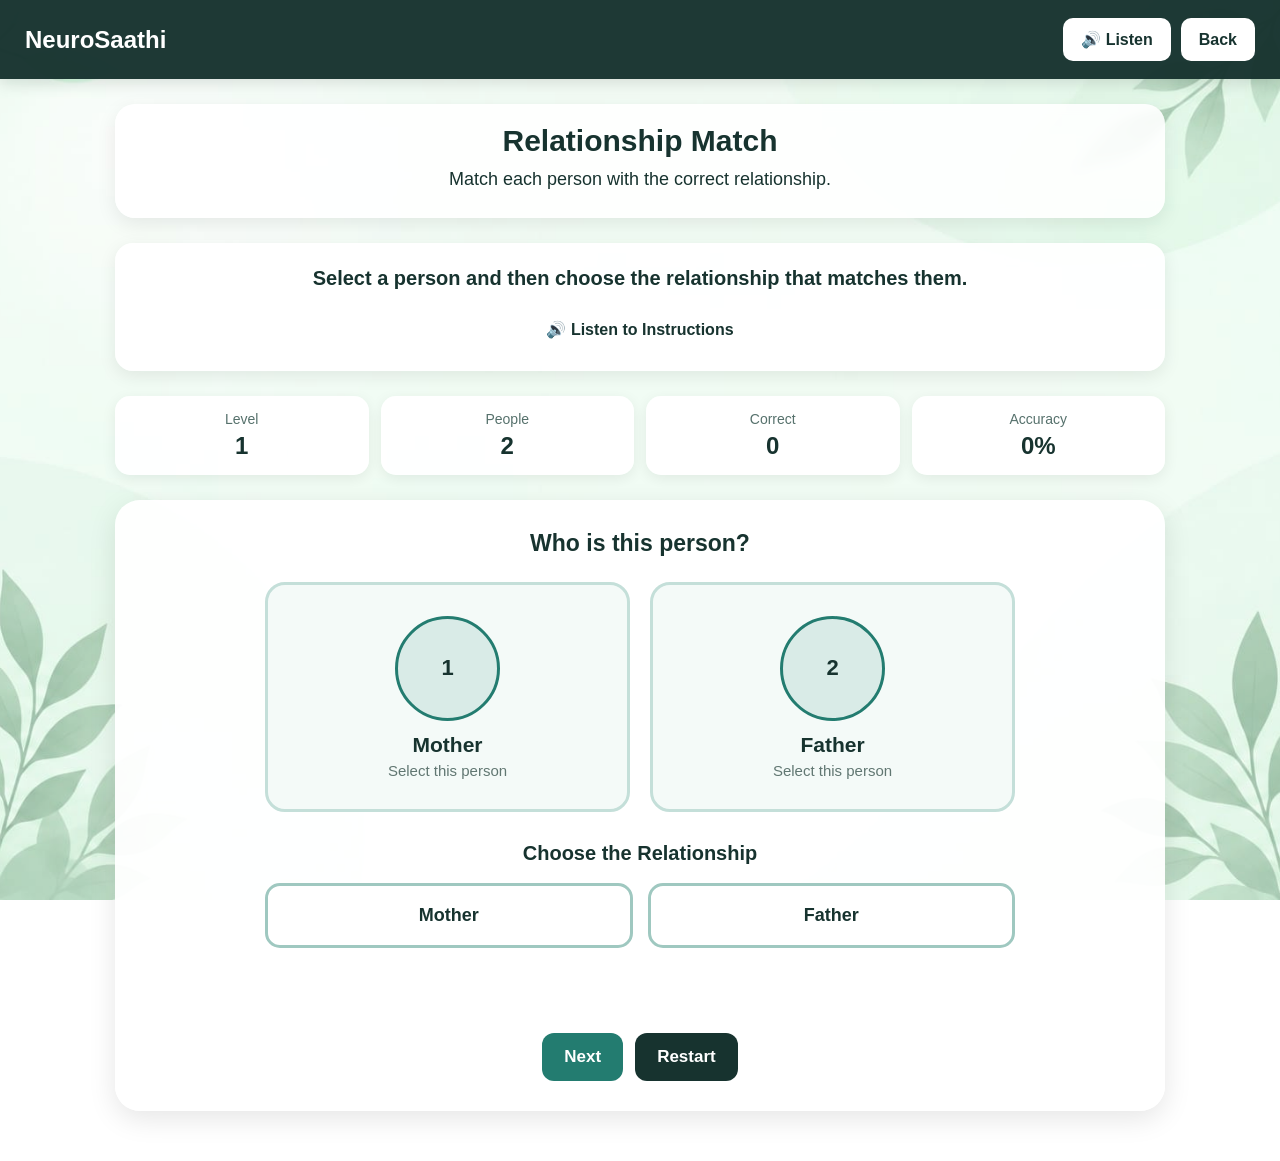
<file: games/relationship-match.html>
<!DOCTYPE html>
<html lang="en">

<head>

    <meta charset="UTF-8">

    <meta
        name="viewport"
        content="width=device-width, initial-scale=1.0"
    >

    <title>Relationship Match - NeuroSaathi</title>


    <!-- NeuroSaathi Performance Tracking -->
    <script src="../js/performance.js"></script>

    <script src="../js/adaptive-engine.js"></script>


    <style>

        /* =========================================
           GLOBAL
        ========================================= */

        * {
            box-sizing: border-box;
        }


        html {
            scroll-behavior: smooth;
        }


        body {

            margin: 0;

            font-family:
                Arial,
                sans-serif;

            color: #17332f;

            background-image:
                url("../assests/bg.png");

            background-repeat:
                no-repeat;

            background-position:
                center center;

            background-size:
                cover;

            background-attachment:
                fixed;

            min-height: 100vh;
        }


        body::before {

            content: "";

            position: fixed;

            inset: 0;

            background:
                rgba(244, 248, 247, 0.16);

            pointer-events: none;

            z-index: 0;
        }


        button {

            border: none;

            cursor: pointer;

            font-family: inherit;
        }


        /* =========================================
           HEADER
        ========================================= */

        header {

            background:
                rgba(23, 51, 47, 0.97);

            color: white;

            padding:
                18px 25px;

            display: flex;

            justify-content:
                space-between;

            align-items: center;

            gap: 15px;

            position: relative;

            z-index: 10;

            box-shadow:
                0 4px 15px
                rgba(0, 0, 0, 0.12);
        }


        header h1 {

            margin: 0;

            font-size: 24px;
        }


        .header-buttons {

            display: flex;

            gap: 10px;
        }


        .listen-button,
        .back-button {

            background: white;

            color: #17332f;

            padding:
                12px 18px;

            border-radius: 10px;

            font-size: 16px;

            font-weight: bold;

            transition:
                transform 0.2s ease,
                box-shadow 0.2s ease;
        }


        .listen-button:hover,
        .back-button:hover {

            transform:
                translateY(-2px);

            box-shadow:
                0 5px 12px
                rgba(0, 0, 0, 0.14);
        }


        .listen-button:active,
        .back-button:active {

            transform:
                translateY(0);
        }


        /* =========================================
           MAIN CONTAINER
        ========================================= */

        .container {

            width:
                min(1050px, 94%);

            margin:
                25px auto 50px;

            position: relative;

            z-index: 1;
        }


        /* =========================================
           INTRO
        ========================================= */

        .intro {

            text-align: center;

            margin-bottom: 25px;

            background:
                rgba(255, 255, 255, 0.90);

            padding: 20px;

            border-radius: 20px;

            box-shadow:
                0 6px 20px
                rgba(0, 0, 0, 0.08);

            backdrop-filter:
                blur(4px);
        }


        .intro h2 {

            margin:
                0 0 8px;

            font-size: 30px;
        }


        .intro p {

            font-size: 18px;

            margin: 5px 0;

            line-height: 1.5;
        }


        /* =========================================
           INSTRUCTIONS
        ========================================= */

        .instruction-box {

            background:
                rgba(255, 255, 255, 0.94);

            padding: 20px;

            border-radius: 18px;

            margin-bottom: 25px;

            text-align: center;

            box-shadow:
                0 5px 18px
                rgba(0, 0, 0, 0.08);
        }


        #instruction {

            font-size: 20px;

            margin:
                0 0 15px;

            font-weight: bold;

            line-height: 1.5;
        }


        /* =========================================
           STATS
        ========================================= */

        .stats {

            display: grid;

            grid-template-columns:
                repeat(4, 1fr);

            gap: 12px;

            margin-bottom: 25px;
        }


        .stat {

            background:
                rgba(255, 255, 255, 0.94);

            padding: 15px;

            border-radius: 15px;

            text-align: center;

            box-shadow:
                0 4px 15px
                rgba(0, 0, 0, 0.07);
        }


        .stat-title {

            font-size: 14px;

            color: #56716c;

            margin-bottom: 5px;
        }


        .stat-value {

            font-size: 24px;

            font-weight: bold;
        }


        /* =========================================
           GAME AREA
        ========================================= */

        .game-area {

            background:
                rgba(255, 255, 255, 0.95);

            border-radius: 25px;

            padding: 30px;

            box-shadow:
                0 8px 28px
                rgba(0, 0, 0, 0.10);
        }


        .game-title {

            text-align: center;

            font-size: 23px;

            font-weight: bold;

            margin-bottom: 25px;
        }


        /* =========================================
           PEOPLE GRID
        ========================================= */

        .relationship-grid {

            display: grid;

            gap: 20px;

            max-width: 750px;

            margin: 0 auto;

            justify-content: center;

            align-items: stretch;
        }


        /* LEVEL 1 */

        .relationship-grid.level-1 {

            grid-template-columns:
                repeat(2, 1fr);
        }


        /* LEVEL 2 */

        .relationship-grid.level-2 {

            grid-template-columns:
                repeat(3, 1fr);
        }


        /* LEVEL 3 */

        .relationship-grid.level-3 {

            grid-template-columns:
                repeat(2, 1fr);
        }


        /* LEVEL 4 */

        .relationship-grid.level-4 {

            grid-template-columns:
                repeat(3, 1fr);
        }


        /* =========================================
           PERSON CARD
        ========================================= */

        .person-card {

            min-height: 230px;

            background:
                rgba(244, 250, 248, 0.97);

            border:
                3px solid #c4dfd9;

            border-radius: 20px;

            padding: 18px;

            display: flex;

            flex-direction: column;

            align-items: center;

            justify-content: center;

            text-align: center;

            cursor: pointer;

            overflow: hidden;

            user-select: none;

            transition:
                transform 0.2s ease,
                border-color 0.2s ease,
                background 0.2s ease,
                box-shadow 0.2s ease;
        }


        .person-card:hover {

            transform:
                translateY(-3px);

            border-color:
                #237c70;

            box-shadow:
                0 8px 18px
                rgba(35, 124, 112, 0.14);
        }


        .person-card.selected {

            border-color:
                #237c70;

            background:
                #e1f2ee;

            transform:
                scale(1.02);

            box-shadow:
                0 7px 18px
                rgba(35, 124, 112, 0.15);
        }


        .person-card.correct {

            border-color:
                #237c70;

            background:
                #dff3ec;
        }


        .person-card.wrong {

            border-color:
                #b34a3a;

            background:
                #f9e5e1;
        }


        /* =========================================
           FULL PHOTO CARD
           
           IMPORTANT:
           When a caregiver photo exists,
           the image fills the entire card.
           
           No name or hint is displayed.
        ========================================= */

        .person-card.image-card {

            padding: 0;
        }


        .person-card.image-card
        .person-image-wrapper {

            width: 100%;

            height: 100%;

            min-height: 230px;

            margin: 0;

            border: none;

            border-radius: 17px;

            background:
                #d9ebe7;

            overflow: hidden;

            display: flex;

            align-items: center;

            justify-content: center;

            flex: 1;
        }


        .person-card.image-card
        .person-image {

            width: 100%;

            height: 100%;

            min-height: 230px;

            object-fit: cover;

            display: block;
        }


        /* =========================================
           CAREGIVER PHOTO
           
           This remains unchanged for fallback
           compatibility, but image-card overrides
           it when an actual photo exists.
        ========================================= */

        .person-image-wrapper {

            width: 105px;

            height: 105px;

            border-radius: 50%;

            overflow: hidden;

            background:
                #d9ebe7;

            border:
                3px solid #237c70;

            display: flex;

            align-items: center;

            justify-content: center;

            margin-bottom: 12px;

            flex-shrink: 0;

            box-shadow:
                0 3px 10px
                rgba(0, 0, 0, 0.08);
        }


        .person-image {

            width: 100%;

            height: 100%;

            object-fit: cover;

            display: block;
        }


        /* =========================================
           FALLBACK PERSON ICON
        ========================================= */

        .person-icon {

            width: 105px;

            height: 105px;

            border-radius: 50%;

            background:
                #d9ebe7;

            border:
                3px solid #237c70;

            display: flex;

            align-items: center;

            justify-content: center;

            margin-bottom: 12px;

            font-size: 22px;

            font-weight: bold;

            color: #17332f;

            flex-shrink: 0;
        }


        .person-name {

            font-size: 21px;

            font-weight: bold;

            margin-bottom: 5px;

            color: #17332f;
        }


        .person-hint {

            font-size: 15px;

            color: #617772;
        }


        /* =========================================
           RELATIONSHIP OPTIONS
        ========================================= */

        .relationship-title {

            text-align: center;

            font-size: 20px;

            font-weight: bold;

            margin:
                30px 0 18px;
        }


        .relationship-options {

            display: grid;

            grid-template-columns:
                repeat(2, minmax(200px, 1fr));

            gap: 15px;

            max-width: 750px;

            margin: 0 auto;
        }


        .relationship-button {

            background:
                rgba(255, 255, 255, 0.97);

            border:
                3px solid #9fc8c0;

            border-radius: 15px;

            padding: 17px;

            font-size: 18px;

            font-weight: bold;

            color: #17332f;

            min-height: 65px;

            transition:
                transform 0.2s ease,
                background 0.2s ease,
                border-color 0.2s ease,
                box-shadow 0.2s ease;
        }


        .relationship-button:hover {

            transform:
                translateY(-2px);

            border-color:
                #237c70;

            background:
                #eef8f5;

            box-shadow:
                0 5px 12px
                rgba(0, 0, 0, 0.08);
        }


        .relationship-button.selected {

            background:
                #e1f2ee;

            border-color:
                #237c70;
        }


        .relationship-button.wrong {

            background:
                #f9e5e1;

            border-color:
                #b34a3a;
        }


        /* =========================================
           MESSAGE
        ========================================= */

        .message {

            text-align: center;

            margin-top: 25px;

            min-height: 30px;

            font-size: 20px;

            font-weight: bold;

            line-height: 1.4;
        }


        .success {

            color:
                #237c70;
        }


        .error {

            color:
                #b34a3a;
        }


        /* =========================================
           CONTROLS
        ========================================= */

        .controls {

            display: flex;

            justify-content: center;

            flex-wrap: wrap;

            gap: 12px;

            margin-top: 30px;
        }


        .control-button {

            padding:
                14px 22px;

            border-radius: 12px;

            background:
                #237c70;

            color: white;

            font-size: 17px;

            font-weight: bold;

            transition:
                transform 0.2s ease,
                box-shadow 0.2s ease;
        }


        .control-button:hover {

            transform:
                translateY(-2px);

            box-shadow:
                0 6px 14px
                rgba(0, 0, 0, 0.12);
        }


        .control-button:active {

            transform:
                translateY(0);
        }


        .secondary-button {

            background:
                #17332f;
        }


        /* =========================================
           MOBILE
        ========================================= */

        @media (max-width: 700px) {

            body {

                background-attachment:
                    scroll;
            }


            header {

                flex-direction:
                    column;

                text-align: center;

                padding: 15px;
            }


            header h1 {

                font-size: 21px;
            }


            .header-buttons {

                width: 100%;

                justify-content:
                    center;
            }


            .listen-button,
            .back-button {

                padding:
                    10px 13px;

                font-size: 14px;
            }


            .container {

                width: 94%;

                margin-top: 18px;
            }


            .intro {

                padding: 17px;
            }


            .intro h2 {

                font-size: 25px;
            }


            .intro p {

                font-size: 16px;
            }


            .stats {

                grid-template-columns:
                    repeat(2, 1fr);
            }


            .stat {

                padding: 13px;
            }


            .stat-value {

                font-size: 21px;
            }


            .game-area {

                padding: 20px;

                border-radius: 20px;
            }


            /*
               Keep people cards easy
               to use on small screens.
            */

            .relationship-grid.level-1,
            .relationship-grid.level-2,
            .relationship-grid.level-3,
            .relationship-grid.level-4 {

                grid-template-columns:
                    1fr;
            }


            .relationship-options {

                grid-template-columns:
                    1fr;
            }


            .person-card {

                min-height: 205px;

                padding: 18px;
            }


            /* Full photo on mobile too */

            .person-card.image-card {

                padding: 0;
            }


            .person-card.image-card
            .person-image-wrapper {

                min-height: 205px;

                border-radius: 17px;
            }


            .person-card.image-card
            .person-image {

                min-height: 205px;
            }


            .person-image-wrapper {

                width: 90px;

                height: 90px;
            }


            .person-icon {

                width: 90px;

                height: 90px;
            }


            .person-name {

                font-size: 19px;
            }


            .relationship-button {

                min-height: 60px;

                font-size: 17px;
            }

        }


        /* =========================================
           VERY SMALL PHONES
        ========================================= */

        @media (max-width: 400px) {

            .stats {

                gap: 8px;
            }


            .stat-title {

                font-size: 12px;
            }


            .stat-value {

                font-size: 19px;
            }


            .game-area {

                padding: 15px;
            }


            .person-card {

                min-height: 195px;
            }


            .person-card.image-card
            .person-image-wrapper {

                min-height: 195px;
            }


            .person-card.image-card
            .person-image {

                min-height: 195px;
            }

        }

    </style>

</head>


<body>


<!-- =========================================
     HEADER
========================================= -->

<header>

    <h1>
        NeuroSaathi
    </h1>


    <div class="header-buttons">

        <button
            class="listen-button"
            id="listenButton"
        >
            🔊 Listen
        </button>


        <button
            class="back-button"
            onclick="goBack()"
        >
            Back
        </button>

    </div>

</header>



<!-- =========================================
     MAIN
========================================= -->

<div class="container">


    <!-- INTRO -->

    <div class="intro">

        <h2>
            Relationship Match
        </h2>


        <p>
            Match each person with the correct relationship.
        </p>

    </div>



    <!-- INSTRUCTIONS -->

    <div class="instruction-box">

        <p id="instruction">

            Select a person and then choose
            the relationship that matches them.

        </p>


        <button
            class="listen-button"
            id="instructionListen"
        >

            🔊 Listen to Instructions

        </button>

    </div>



    <!-- =========================================
         STATS
    ========================================= -->

    <div class="stats">


        <div class="stat">

            <div class="stat-title">
                Level
            </div>


            <div
                class="stat-value"
                id="levelDisplay"
            >
                1
            </div>

        </div>



        <div class="stat">

            <div class="stat-title">
                People
            </div>


            <div
                class="stat-value"
                id="peopleDisplay"
            >
                2
            </div>

        </div>



        <div class="stat">

            <div class="stat-title">
                Correct
            </div>


            <div
                class="stat-value"
                id="correctDisplay"
            >
                0
            </div>

        </div>



        <div class="stat">

            <div class="stat-title">
                Accuracy
            </div>


            <div
                class="stat-value"
                id="accuracyDisplay"
            >
                0%
            </div>

        </div>

    </div>



    <!-- =========================================
         GAME
    ========================================= -->

    <section class="game-area">


        <div class="game-title">

            Who is this person?

        </div>



        <div
            class="relationship-grid"
            id="relationshipGrid"
        >
        </div>



        <div class="relationship-title">

            Choose the Relationship

        </div>



        <div
            class="relationship-options"
            id="relationshipOptions"
        >
        </div>



        <div
            class="message"
            id="message"
        >
        </div>



        <div class="controls">


            <button
                class="control-button"
                id="nextButton"
            >
                Next
            </button>


            <button
                class="control-button secondary-button"
                id="restartButton"
            >
                Restart
            </button>

        </div>

    </section>

</div>



<script>


    /* =========================================
       RELATIONSHIP DATA
    ========================================= */

    const relationshipData = [

        {
            name: "Mother",
            relationship: "Mother"
        },

        {
            name: "Father",
            relationship: "Father"
        },

        {
            name: "Son",
            relationship: "Son"
        },

        {
            name: "Daughter",
            relationship: "Daughter"
        },

        {
            name: "Brother",
            relationship: "Brother"
        },

        {
            name: "Sister",
            relationship: "Sister"
        },

        {
            name: "Grandson",
            relationship: "Grandson"
        },

        {
            name: "Granddaughter",
            relationship: "Granddaughter"
        },

        {
            name: "Friend",
            relationship: "Friend"
        },

        {
            name: "Grandfather",
            relationship: "Grandfather"
        },

        {
            name: "Grandmother",
            relationship: "Grandmother"
        },

        {
            name: "Caregiver",
            relationship: "Caregiver"
        }

    ];



    /* =========================================
       DIFFICULTY
    ========================================= */

    const difficultyLevels = {

        1: {
            people: 2
        },

        2: {
            people: 3
        },

        3: {
            people: 4
        },

        4: {
            people: 6
        }

    };



    /* =========================================
       GAME STATE
    ========================================= */

    let currentLevel = 1;

    let currentPeople = [];

    let selectedPerson = null;

    let correctCount = 0;

    let attempts = 0;

    let levelStartTime = 0;

    let performanceSaved = false;



    /* =========================================
       RELATIONSHIP PHOTO STORAGE
       
       Caregiver settings/dashboard stores
       photos under:

       neurosaathi_relationship_images
    ========================================= */

    const RELATIONSHIP_IMAGE_KEY =
        "neurosaathi_relationship_images";


    let relationshipImages = {};



    /* =========================================
       LOAD CAREGIVER PHOTOS
    ========================================= */

    function loadRelationshipImages() {

        relationshipImages = {};


        try {

            const stored =
                localStorage.getItem(
                    RELATIONSHIP_IMAGE_KEY
                );


            if (!stored) {

                return;

            }


            const parsed =
                JSON.parse(stored);


            /*
             * Standard NeuroSaathi format:
             *
             * {
             *     "Mother": "data:image/...",
             *     "Father": "data:image/...",
             *     ...
             * }
             */

            if (
                parsed &&
                typeof parsed === "object" &&
                !Array.isArray(parsed)
            ) {

                Object.keys(parsed).forEach(
                    key => {

                        const value =
                            parsed[key];


                        /*
                         * Normal string format.
                         */

                        if (
                            typeof value ===
                            "string"
                        ) {

                            relationshipImages[key] =
                                value;

                            return;

                        }


                        /*
                         * Also support an object
                         * containing image/data/url.
                         */

                        if (
                            value &&
                            typeof value ===
                            "object"
                        ) {

                            if (
                                typeof value.image ===
                                "string"
                            ) {

                                relationshipImages[key] =
                                    value.image;

                            }

                            else if (
                                typeof value.data ===
                                "string"
                            ) {

                                relationshipImages[key] =
                                    value.data;

                            }

                            else if (
                                typeof value.url ===
                                "string"
                            ) {

                                relationshipImages[key] =
                                    value.url;

                            }

                        }

                    }
                );

            }


            /*
             * Also support array-based storage
             * in case caregiver settings uses it.
             */

            if (
                Array.isArray(parsed)
            ) {

                parsed.forEach(
                    item => {

                        if (
                            !item ||
                            typeof item !==
                            "object"
                        ) {

                            return;

                        }


                        const name =
                            item.name ||
                            item.relationship;


                        const image =
                            item.image ||
                            item.data ||
                            item.url;


                        if (
                            name &&
                            typeof image ===
                            "string"
                        ) {

                            relationshipImages[name] =
                                image;

                        }

                    }
                );

            }

        }

        catch (error) {

            console.log(
                "Relationship images could not be loaded."
            );

            relationshipImages = {};

        }

    }



    /* =========================================
       GET PERSON IMAGE
    ========================================= */

    function getRelationshipImage(
        personName
    ) {

        if (
            relationshipImages[
                personName
            ]
        ) {

            return relationshipImages[
                personName
            ];

        }


        return null;

    }



    /* =========================================
       DOM ELEMENTS
    ========================================= */

    const relationshipGrid =
        document.getElementById(
            "relationshipGrid"
        );


    const relationshipOptions =
        document.getElementById(
            "relationshipOptions"
        );


    const levelDisplay =
        document.getElementById(
            "levelDisplay"
        );


    const peopleDisplay =
        document.getElementById(
            "peopleDisplay"
        );


    const correctDisplay =
        document.getElementById(
            "correctDisplay"
        );


    const accuracyDisplay =
        document.getElementById(
            "accuracyDisplay"
        );


    const message =
        document.getElementById(
            "message"
        );



    /* =========================================
       SHUFFLE
    ========================================= */

    function shuffle(array) {

        const copy =
            [...array];


        for (
            let i = copy.length - 1;
            i > 0;
            i--
        ) {

            const j =
                Math.floor(
                    Math.random() *
                    (i + 1)
                );


            [
                copy[i],
                copy[j]
            ] =
            [
                copy[j],
                copy[i]
            ];

        }


        return copy;

    }



    /* =========================================
       START LEVEL
    ========================================= */

    function startLevel(level) {

        currentLevel =
            level;

        correctCount =
            0;

        attempts =
            0;

        selectedPerson =
            null;


        levelStartTime =
            Date.now();

        performanceSaved =
            false;


        message.textContent =
            "";

        message.className =
            "message";


        /*
         * Reload caregiver photos every
         * time a level starts.
         *
         * This allows newly uploaded
         * photos to appear without
         * changing the game logic.
         */

        loadRelationshipImages();


        const settings =
            difficultyLevels[
                level
            ];


        currentPeople =
            shuffle(
                relationshipData
            ).slice(
                0,
                settings.people
            );


        updateStats();

        renderPeople();

        renderRelationships();

    }



    /* =========================================
       RENDER PEOPLE
    ========================================= */

    function renderPeople() {

        relationshipGrid.innerHTML =
            "";


        relationshipGrid.className =
            "relationship-grid level-" +
            currentLevel;


        currentPeople.forEach(
            (person, index) => {


                const card =
                    document.createElement(
                        "div"
                    );


                card.className =
                    "person-card";


                card.dataset.index =
                    index;


                const image =
                    getRelationshipImage(
                        person.name
                    );


                /*
                 * Caregiver photo available.
                 *
                 * PHOTO ONLY:
                 * The relationship name and
                 * hint are deliberately not
                 * displayed.
                 */

                if (image) {

                    card.classList.add(
                        "image-card"
                    );


                    card.innerHTML = `

                        <div
                            class="person-image-wrapper"
                        >

                            <img
                                class="person-image"
                                src="${image}"
                                alt=""
                                loading="lazy"
                            >

                        </div>

                    `;

                }


                /*
                 * No caregiver photo.
                 *
                 * Keep the existing numbered
                 * fallback instead of
                 * breaking the game.
                 */

                else {

                    card.innerHTML = `

                        <div
                            class="person-icon"
                        >
                            ${index + 1}
                        </div>


                        <div
                            class="person-name"
                        >
                            ${person.name}
                        </div>


                        <div
                            class="person-hint"
                        >
                            Select this person
                        </div>

                    `;

                }


                card.addEventListener(
                    "click",
                    () => {

                        selectPerson(
                            index,
                            card
                        );

                    }
                );


                relationshipGrid.appendChild(
                    card
                );

            }
        );

    }



    /* =========================================
       SELECT PERSON
    ========================================= */

    function selectPerson(
        index,
        card
    ) {

        selectedPerson =
            index;


        document
            .querySelectorAll(
                ".person-card"
            )
            .forEach(
                element => {

                    element.classList.remove(
                        "selected"
                    );

                }
            );


        card.classList.add(
            "selected"
        );


        message.textContent =
            "Now choose the correct relationship.";


        message.className =
            "message";

    }



    /* =========================================
       RENDER RELATIONSHIPS
    ========================================= */

    function renderRelationships() {

        relationshipOptions.innerHTML =
            "";


        const relationships =
            shuffle(
                currentPeople.map(
                    person =>
                        person.relationship
                )
            );


        relationships.forEach(
            relationship => {


                const button =
                    document.createElement(
                        "button"
                    );


                button.className =
                    "relationship-button";


                button.textContent =
                    relationship;


                button.addEventListener(
                    "click",
                    () => {

                        checkAnswer(
                            relationship,
                            button
                        );

                    }
                );


                relationshipOptions.appendChild(
                    button
                );

            }
        );

    }



    /* =========================================
       CHECK ANSWER
    ========================================= */

    function checkAnswer(
        relationship,
        button
    ) {

        if (
            selectedPerson ===
            null
        ) {

            message.textContent =
                "Please select a person first.";


            message.className =
                "message error";


            return;

        }


        const person =
            currentPeople[
                selectedPerson
            ];


        attempts++;


        if (
            relationship ===
            person.relationship
        ) {

            correctCount++;


            button.classList.add(
                "selected"
            );


            document
                .querySelectorAll(
                    ".person-card"
                )
                [
                    selectedPerson
                ]
                .classList.add(
                    "correct"
                );


            message.textContent =
                "Correct. Well done.";


            message.className =
                "message success";


            updateStats();


            selectedPerson =
                null;


            checkCompletion();

        }

        else {

            button.classList.add(
                "wrong"
            );


            message.textContent =
                "That relationship is not correct. Try again.";


            message.className =
                "message error";


            setTimeout(
                () => {

                    button.classList.remove(
                        "wrong"
                    );

                },
                700
            );


            updateStats();

        }

    }



    /* =========================================
       SOOTHING COMPLETION SOUND
    ========================================= */

    function playSuccessSound() {

        try {

            const AudioContext =
                window.AudioContext ||
                window.webkitAudioContext;


            if (!AudioContext) {

                return;

            }


            const audioContext =
                new AudioContext();


            const now =
                audioContext.currentTime;


            const notes = [

                {
                    frequency: 523.25,
                    start: 0,
                    duration: 0.18
                },

                {
                    frequency: 659.25,
                    start: 0.16,
                    duration: 0.18
                },

                {
                    frequency: 783.99,
                    start: 0.32,
                    duration: 0.30
                }

            ];


            notes.forEach(
                note => {

                    const oscillator =
                        audioContext
                            .createOscillator();


                    const gain =
                        audioContext
                            .createGain();


                    oscillator.type =
                        "sine";


                    oscillator.frequency.value =
                        note.frequency;


                    gain.gain.setValueAtTime(
                        0.0001,
                        now +
                        note.start
                    );


                    gain.gain
                        .exponentialRampToValueAtTime(
                            0.18,
                            now +
                            note.start +
                            0.03
                        );


                    gain.gain
                        .exponentialRampToValueAtTime(
                            0.0001,
                            now +
                            note.start +
                            note.duration
                        );


                    oscillator.connect(
                        gain
                    );


                    gain.connect(
                        audioContext.destination
                    );


                    oscillator.start(
                        now +
                        note.start
                    );


                    oscillator.stop(
                        now +
                        note.start +
                        note.duration
                    );

                }
            );


            setTimeout(
                () => {

                    audioContext.close();

                },
                1000
            );

        }

        catch (error) {

            console.log(
                "Sound could not be played."
            );

        }

    }



    /* =========================================
       SAVE PERFORMANCE DATA
    ========================================= */

    function savePerformanceData() {

        if (
            performanceSaved
        ) {

            return;

        }


        performanceSaved =
            true;


        const accuracy =
            attempts === 0
                ? 0
                : Math.round(
                    (
                        correctCount /
                        attempts
                    ) * 100
                );


        const mistakes =
            attempts -
            correctCount;


        const completionTime =
            Math.round(
                (
                    Date.now() -
                    levelStartTime
                ) / 1000
            );


        if (
            typeof NeuroSaathiPerformance !==
            "undefined"
        ) {

            NeuroSaathiPerformance
                .saveGameSession({

                    game:
                        "relationship-match",

                    level:
                        currentLevel,

                    accuracy:
                        accuracy,

                    attempts:
                        attempts,

                    correct:
                        correctCount,

                    mistakes:
                        mistakes,

                    completionTime:
                        completionTime,

                    completed:
                        true

                });

        }

        else {

            console.log(
                "Performance tracking system not found."
            );

        }

    }



    /* =========================================
       COMPLETION
    ========================================= */

    function checkCompletion() {

        if (
            correctCount !==
            currentPeople.length
        ) {

            return;

        }


        const accuracy =
            attempts === 0
                ? 0
                : Math.round(
                    (
                        correctCount /
                        attempts
                    ) * 100
                );


        savePerformanceData();


        playSuccessSound();


        message.textContent =
            "You matched everyone correctly.";


        message.className =
            "message success";


        if (
            accuracy >= 85 &&
            currentLevel < 4
        ) {

            setTimeout(
                () => {

                    message.textContent =
                        "Excellent performance. You are ready for the next level.";

                },
                700
            );

        }

    }



    /* =========================================
       UPDATE STATS
    ========================================= */

    function updateStats() {

        levelDisplay.textContent =
            currentLevel;


        peopleDisplay.textContent =
            currentPeople.length;


        correctDisplay.textContent =
            correctCount;


        const accuracy =
            attempts === 0
                ? 0
                : Math.round(
                    (
                        correctCount /
                        attempts
                    ) * 100
                );


        accuracyDisplay.textContent =
            accuracy +
            "%";

    }



    /* =========================================
       NEXT LEVEL
    ========================================= */

    document
        .getElementById(
            "nextButton"
        )
        .addEventListener(
            "click",
            () => {

                if (
                    currentLevel < 4
                ) {

                    startLevel(
                        currentLevel + 1
                    );

                }

                else {

                    message.textContent =
                        "You have completed all four levels.";


                    message.className =
                        "message success";

                }

            }
        );



    /* =========================================
       RESTART
    ========================================= */

    document
        .getElementById(
            "restartButton"
        )
        .addEventListener(
            "click",
            () => {

                startLevel(
                    currentLevel
                );

            }
        );



    /* =========================================
       VOICE ASSISTANCE
    ========================================= */

    function speakInstruction() {

        if (
            !(
                "speechSynthesis"
                in
                window
            )
        ) {

            alert(
                "Voice assistance is not supported in this browser."
            );

            return;

        }


        window.speechSynthesis.cancel();


        const text =
            document.getElementById(
                "instruction"
            ).textContent;


        const speech =
            new SpeechSynthesisUtterance(
                text
            );


        speech.lang =
            "en-IN";


        speech.rate =
            0.85;


        speech.pitch =
            1;


        window.speechSynthesis.speak(
            speech
        );

    }



    document
        .getElementById(
            "listenButton"
        )
        .addEventListener(
            "click",
            speakInstruction
        );



    document
        .getElementById(
            "instructionListen"
        )
        .addEventListener(
            "click",
            speakInstruction
        );



    /* =========================================
       BACK
    ========================================= */

    function goBack() {

        window.location.href =
            "../index.html";

    }



    /* =========================================
       ESCAPE
    ========================================= */

    document.addEventListener(
        "keydown",
        event => {

            if (
                event.key ===
                "Escape"
            ) {

                if (
                    "speechSynthesis"
                    in
                    window
                ) {

                    window.speechSynthesis.cancel();

                }

            }

        }
    );



    /* =========================================
       START GAME
    ========================================= */

    let recommendedLevel = 1;


    if (
        typeof NeuroSaathiAdaptiveEngine !==
        "undefined"
    ) {

        recommendedLevel =
            NeuroSaathiAdaptiveEngine
                .getRecommendedLevel(
                    "relationship-match"
                );

    }


    currentLevel =
        recommendedLevel ||
        1;


    startLevel(
        currentLevel
    );

</script>


</body>

</html>
</file>
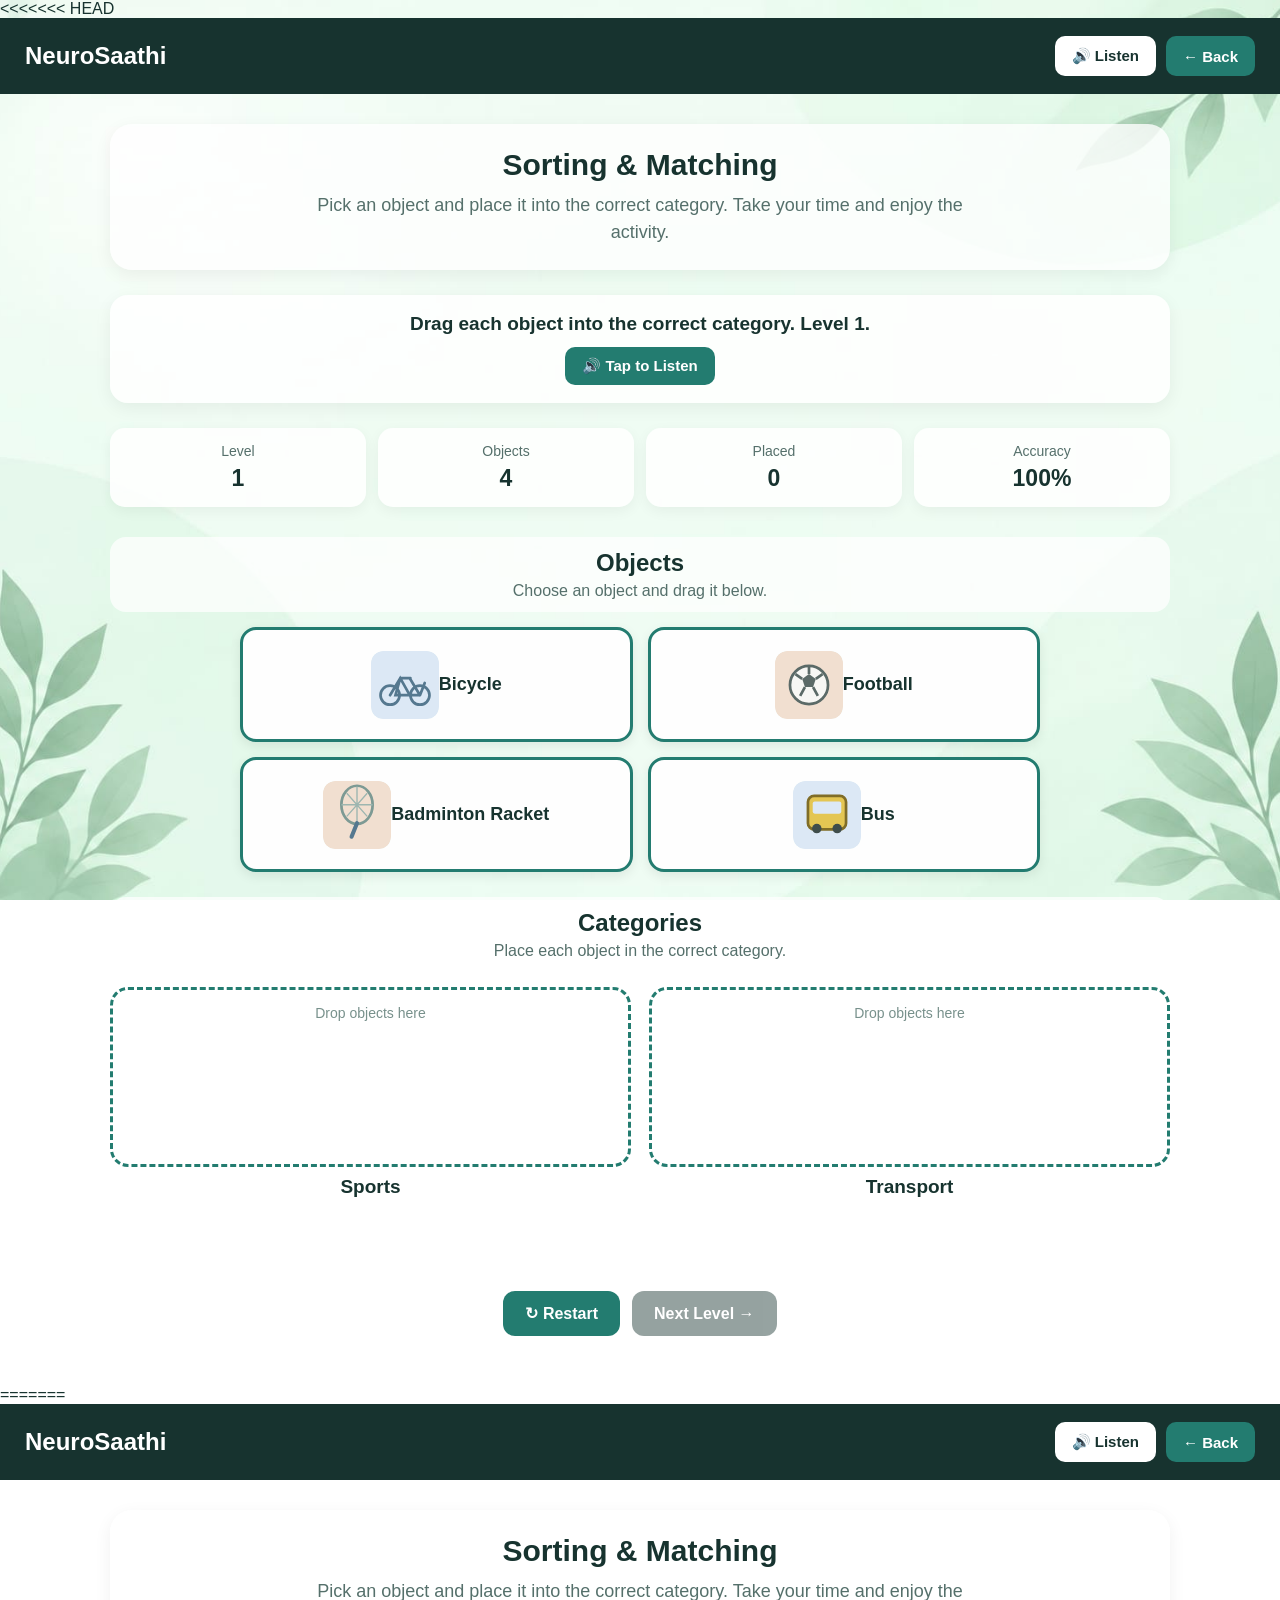
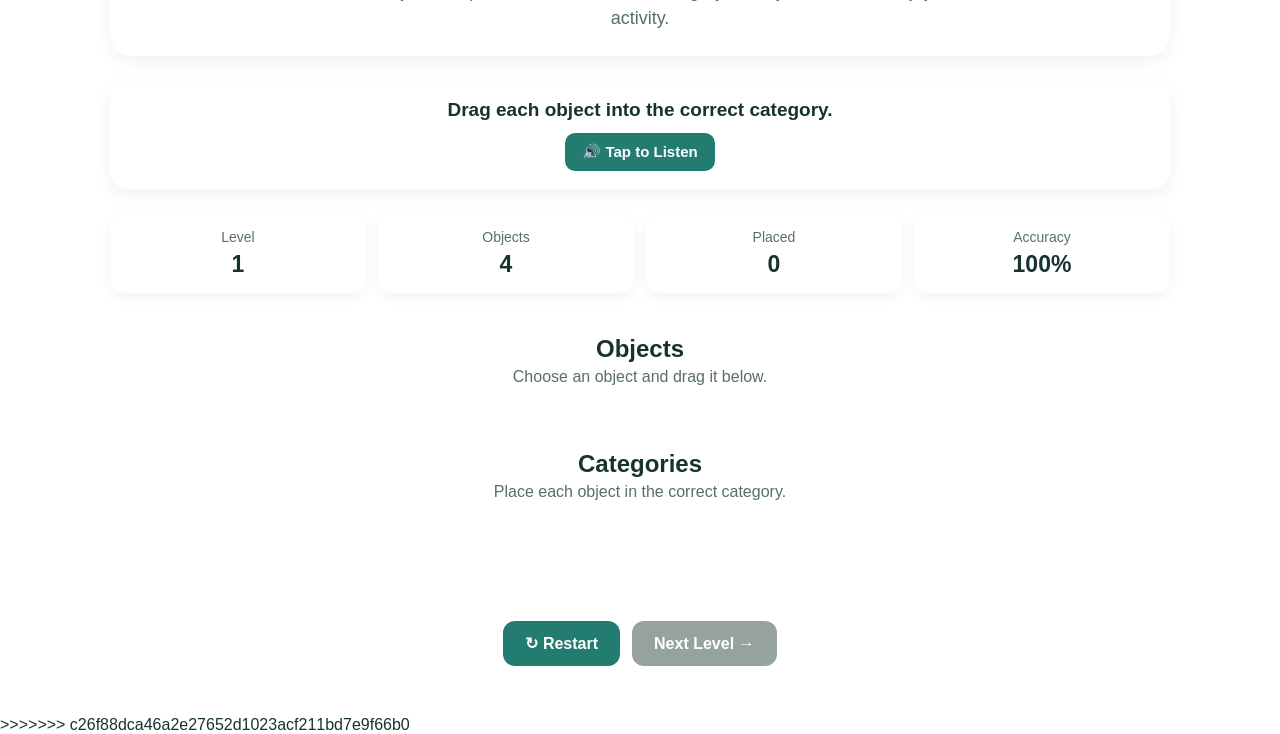
<file: games/sorting-matching.html>
<<<<<<< HEAD
<!DOCTYPE html>
<html lang="en">
<head>
    <meta charset="UTF-8">
    <meta name="viewport" content="width=device-width, initial-scale=1.0">

    <title>Sorting & Matching - NeuroSaathi</title>

    <!-- Performance Tracking -->
    <script src="../js/performance.js"></script>
    <script src="../js/adaptive-engine.js"></script>

    <style>
        /* =========================================================
           NEUROSAATHI — SORTING & MATCHING
           Complete Style Replacement
           ========================================================= */
        
        * {
            box-sizing: border-box;
        }
        
        html {
            min-height: 100%;
        }
        
        body {
            margin: 0;
            min-height: 100vh;
        
            font-family: Arial, sans-serif;
        
            color: #17332f;
        
            /*
               Sorting & Matching file is inside /games
               Botanical background is inside /assests
        
               Correct relative path:
               ../assests/bg.png
            */
        
            background-image: url("../assests/bg.png");
            background-repeat: no-repeat;
            background-position: center center;
            background-size: cover;
            background-attachment: fixed;
        }
        
        
        /* =========================================================
           HEADER
           ========================================================= */
        
        header {
            background: #17332f;
            color: white;
        
            padding: 18px 25px;
        
            display: flex;
            justify-content: space-between;
            align-items: center;
        
            position: relative;
            z-index: 2;
        }
        
        header h1 {
            margin: 0;
            font-size: 24px;
        }
        
        .header-buttons {
            display: flex;
            gap: 10px;
        }
        
        button {
            border: none;
            cursor: pointer;
            font-family: inherit;
        }
        
        
        /* =========================================================
           HEADER BUTTONS
           ========================================================= */
        
        .listen-button,
        .back-button {
            padding: 11px 17px;
            border-radius: 10px;
        
            font-size: 15px;
            font-weight: bold;
        
            transition:
                opacity 0.25s ease,
                transform 0.25s ease,
                box-shadow 0.25s ease;
        }
        
        .listen-button {
            background: #ffffff;
            color: #17332f;
        }
        
        .back-button {
            background: #237c70;
            color: white;
        }
        
        .listen-button:hover,
        .back-button:hover {
            opacity: 0.84;
            transform: translateY(-2px);
            box-shadow: 0 5px 12px rgba(0, 0, 0, 0.12);
        }
        
        .listen-button:active,
        .back-button:active {
            transform: translateY(0);
            opacity: 0.7;
        }
        
        
        /* =========================================================
           MAIN
           ========================================================= */
        
        main {
            max-width: 1100px;
        
            margin: 0 auto;
        
            padding: 30px 20px 50px;
        
            position: relative;
            z-index: 1;
        }
        
        
        /* =========================================================
           INTRO
           ========================================================= */
        
        .intro {
            text-align: center;
        
            margin-bottom: 25px;
        
            background: rgba(255, 255, 255, 0.78);
        
            padding: 24px;
        
            border-radius: 22px;
        
            box-shadow:
                0 5px 18px rgba(0, 0, 0, 0.06);
        }
        
        .intro h2 {
            margin-top: 0;
            margin-bottom: 10px;
        
            font-size: 30px;
        }
        
        .intro p {
            font-size: 18px;
        
            margin: 0 auto;
        
            max-width: 700px;
        
            line-height: 1.5;
        
            color: #55706b;
        }
        
        
        /* =========================================================
           INSTRUCTION BOX
           ========================================================= */
        
        .instruction-box {
            background: rgba(255, 255, 255, 0.88);
        
            border-radius: 18px;
        
            padding: 18px;
        
            margin-bottom: 25px;
        
            text-align: center;
        
            box-shadow:
                0 5px 18px rgba(0, 0, 0, 0.06);
        }
        
        #instruction {
            font-size: 19px;
        
            margin: 0 0 12px;
        
            font-weight: bold;
        }
        
        .small-listen {
            background: #237c70;
        
            color: white;
        
            padding: 10px 17px;
        
            border-radius: 10px;
        
            font-size: 15px;
        
            font-weight: bold;
        
            transition:
                opacity 0.25s ease,
                transform 0.25s ease,
                box-shadow 0.25s ease;
        }
        
        .small-listen:hover {
            opacity: 0.85;
        
            transform: translateY(-2px);
        
            box-shadow:
                0 5px 12px rgba(0, 0, 0, 0.12);
        }
        
        .small-listen:active {
            transform: translateY(0);
        
            opacity: 0.7;
        }
        
        
        /* =========================================================
           STATS
           ========================================================= */
        
        .stats {
            display: grid;
        
            grid-template-columns:
                repeat(4, 1fr);
        
            gap: 12px;
        
            margin-bottom: 30px;
        }
        
        .stat {
            background: rgba(255, 255, 255, 0.88);
        
            border-radius: 15px;
        
            padding: 15px;
        
            text-align: center;
        
            box-shadow:
                0 4px 14px rgba(0, 0, 0, 0.05);
        }
        
        .stat-label {
            font-size: 14px;
        
            margin-bottom: 6px;
        
            color: #55706b;
        }
        
        .stat-value {
            font-size: 23px;
        
            font-weight: bold;
        }
        
        
        /* =========================================================
           GAME AREA
           ========================================================= */
        
        .game-area {
            display: flex;
        
            flex-direction: column;
        
            gap: 25px;
        }
        
        
        /* =========================================================
           SECTION TITLES
           ========================================================= */
        
        .section-title {
            text-align: center;
        
            margin-bottom: 15px;
        
            background: rgba(255, 255, 255, 0.74);
        
            padding: 12px;
        
            border-radius: 16px;
        }
        
        .section-title h3 {
            margin: 0 0 5px;
        
            font-size: 24px;
        }
        
        .section-title p {
            margin: 0;
        
            color: #55706b;
        }
        
        
        /* =========================================================
           OBJECTS
           ========================================================= */
        
        .objects-container {
            display: grid;
        
            gap: 15px;
        
            max-width: 800px;
        
            margin: 0 auto;
        
            width: 100%;
        }
        
        .object-slot {
            width: 100%;
        
            height: 115px;
        
            min-height: 115px;
        
            border-radius: 16px;
        
            background:
                rgba(232, 241, 238, 0.82);
        }
        
        .draggable-object {
            width: 100%;
        
            height: 115px;
        
            border-radius: 16px;
        
            border: 3px solid #237c70;
        
            background: rgba(255, 255, 255, 0.96);
        
            display: flex;
        
            align-items: center;
        
            justify-content: center;
        
            text-align: center;
        
            padding: 12px;
        
            font-size: 18px;
        
            font-weight: bold;
        
            color: #17332f;
        
            cursor: grab;
        
            user-select: none;
        
            -webkit-user-select: none;
        
            touch-action: none;
        
            box-shadow:
                0 4px 12px rgba(0, 0, 0, 0.08);
        
            transition:
                transform 0.15s ease,
                box-shadow 0.15s ease;
        }
        
        .draggable-object-image {
            width: 68px;
            height: 68px;
            object-fit: contain;
            flex: 0 0 68px;
            pointer-events: none;
            border-radius: 12px;
            background: #f4faf8;
        }

        .draggable-object-label {
            line-height: 1.2;
        }

        .draggable-object:hover {
            transform: translateY(-2px);
        
            box-shadow:
                0 7px 16px rgba(0, 0, 0, 0.12);
        }
        
        .draggable-object.dragging {
            cursor: grabbing;
        
            transform: scale(1.03);
        
            box-shadow:
                0 15px 30px rgba(0, 0, 0, 0.20);
        }
        
        .draggable-object.placed {
            visibility: hidden;
        
            pointer-events: none;
        }
        
        
        /* =========================================================
           CATEGORIES
           ========================================================= */
        
        .categories-container {
            display: grid;
        
            gap: 18px;
        
            width: 100%;
        }
        
        .category-card {
            width: 100%;
        }
        
        .category-box {
            min-height: 180px;
        
            background: rgba(255, 255, 255, 0.90);
        
            border: 3px dashed #237c70;
        
            border-radius: 18px;
        
            padding: 15px;
        
            display: flex;
        
            flex-direction: column;
        
            align-items: center;
        
            transition:
                background 0.15s ease,
                border-color 0.15s ease,
                transform 0.15s ease;
        }
        
        .category-box.drag-over {
            background: rgba(228, 243, 239, 0.96);
        
            border-color: #17332f;
        
            transform: scale(1.02);
        }
        
        .drop-hint {
            color: #78918c;
        
            font-size: 14px;
        
            margin-bottom: 10px;
        }
        
        .category-title {
            text-align: center;
        
            font-size: 19px;
        
            font-weight: bold;
        
            margin-top: 9px;
        
            color: #17332f;
        }
        
        .placed-items {
            width: 100%;
        
            display: flex;
        
            flex-wrap: wrap;
        
            justify-content: center;
        
            gap: 8px;
        }
        
        .placed-pill {
            background: #e4f3ef;
        
            border: 2px solid #237c70;
        
            border-radius: 10px;
        
            padding: 8px 12px;
        
            font-size: 14px;
        
            font-weight: bold;
        }
        
        
        /* =========================================================
           MESSAGE
           ========================================================= */
        
        .message {
            min-height: 28px;
        
            text-align: center;
        
            font-size: 18px;
        
            font-weight: bold;
        
            margin-top: 5px;
        
            background: rgba(255, 255, 255, 0.72);
        
            border-radius: 12px;
        
            padding: 4px 12px;
        }
        
        
        /* =========================================================
           CONTROLS
           ========================================================= */
        
        .controls {
            display: flex;
        
            justify-content: center;
        
            gap: 12px;
        
            flex-wrap: wrap;
        
            margin-top: 10px;
        }
        
        .control-button {
            padding: 13px 22px;
        
            border-radius: 12px;
        
            font-size: 16px;
        
            font-weight: bold;
        
            transition:
                opacity 0.25s ease,
                transform 0.25s ease,
                box-shadow 0.25s ease;
        }
        
        .restart-button {
            background: #237c70;
        
            color: white;
        }
        
        .next-button {
            background: #17332f;
        
            color: white;
        }
        
        .next-button:disabled {
            opacity: 0.45;
        
            cursor: not-allowed;
        }
        
        .control-button:not(:disabled):hover {
            opacity: 0.85;
        
            transform: translateY(-2px);
        
            box-shadow:
                0 5px 12px rgba(0, 0, 0, 0.12);
        }
        
        .control-button:not(:disabled):active {
            transform: translateY(0);
        
            opacity: 0.7;
        }
        
        
        /* =========================================================
           MOBILE
           ========================================================= */
        
        @media (max-width: 700px) {
        
            body {
                background-attachment: scroll;
        
                background-position: center top;
        
                background-size: cover;
            }
        
            header {
                padding: 15px;
            }
        
            header h1 {
                font-size: 20px;
            }
        
            .header-buttons {
                gap: 6px;
            }
        
            .listen-button,
            .back-button {
                padding: 9px 11px;
        
                font-size: 13px;
            }
        
            main {
                padding:
                    22px
                    14px
                    40px;
            }
        
            .intro {
                padding: 20px 15px;
            }
        
            .intro h2 {
                font-size: 25px;
            }
        
            .intro p {
                font-size: 16px;
            }
        
            .instruction-box {
                padding: 16px 12px;
            }
        
            #instruction {
                font-size: 17px;
            }
        
            .stats {
                grid-template-columns:
                    repeat(2, 1fr);
            }
        
            .stat {
                padding: 13px 8px;
            }
        
            .stat-value {
                font-size: 21px;
            }
        
            .section-title {
                padding: 10px;
            }
        
            .section-title h3 {
                font-size: 21px;
            }
        
            .section-title p {
                font-size: 14px;
            }
        
            .object-slot,
            .draggable-object {
                height: 95px;
        
                min-height: 95px;
            }
        
            .draggable-object-image {
                width: 54px;
                height: 54px;
                flex-basis: 54px;
            }

            .draggable-object {
                font-size: 16px;
        
                padding: 8px;
            }
        
            .categories-container {
                grid-template-columns: 1fr !important;
            }
        
            .category-box {
                min-height: 150px;
            }
        
            .placed-pill {
                font-size: 13px;
        
                padding: 7px 10px;
            }
        
            .controls {
                gap: 9px;
            }
        
            .control-button {
                padding: 12px 18px;
        
                font-size: 15px;
            }
        }
        
        
        /* =========================================================
           SMALL DEVICES
           ========================================================= */
        
        @media (max-width: 420px) {
        
            header {
                align-items: flex-start;
            }
        
            header h1 {
                font-size: 18px;
            }
        
            .header-buttons {
                flex-direction: column;
        
                align-items: stretch;
            }
        
            .listen-button,
            .back-button {
                width: 100%;
            }
        
            .stats {
                gap: 8px;
            }
        
            .stat-label {
                font-size: 13px;
            }
        
            .stat-value {
                font-size: 19px;
            }
        }
        </style>
</head>

<body>

<header>

    <h1>NeuroSaathi</h1>

    <div class="header-buttons">

        <button
            class="listen-button"
            id="voiceButton">
            🔊 Listen
        </button>

        <button
            class="back-button"
            onclick="goBack()">
            ← Back
        </button>

    </div>

</header>


<main>

    <section class="intro">

        <h2>Sorting & Matching</h2>

        <p>
            Pick an object and place it into the correct category.
            Take your time and enjoy the activity.
        </p>

    </section>


    <section class="instruction-box">

        <p id="instruction">
            Drag each object into the correct category.
        </p>

        <button
            class="small-listen"
            id="instructionVoice">
            🔊 Tap to Listen
        </button>

    </section>


    <!-- STATS -->

    <section class="stats">

        <div class="stat">
            <div class="stat-label">Level</div>
            <div
                class="stat-value"
                id="levelValue">
                1
            </div>
        </div>

        <div class="stat">
            <div class="stat-label">Objects</div>
            <div
                class="stat-value"
                id="objectsValue">
                4
            </div>
        </div>

        <div class="stat">
            <div class="stat-label">Placed</div>
            <div
                class="stat-value"
                id="placedValue">
                0
            </div>
        </div>

        <div class="stat">
            <div class="stat-label">Accuracy</div>
            <div
                class="stat-value"
                id="accuracyValue">
                100%
            </div>
        </div>

    </section>


    <section class="game-area">

        <!-- OBJECTS -->

        <div>

            <div class="section-title">

                <h3>Objects</h3>

                <p>
                    Choose an object and drag it below.
                </p>

            </div>

            <div
                class="objects-container"
                id="objectsContainer">
            </div>

        </div>


        <!-- CATEGORIES -->

        <div>

            <div class="section-title">

                <h3>Categories</h3>

                <p>
                    Place each object in the correct category.
                </p>

            </div>

            <div
                class="categories-container"
                id="categoriesContainer">
            </div>

        </div>


        <div
            class="message"
            id="message">
        </div>


        <div class="controls">

            <button
                class="control-button restart-button"
                id="restartButton">
                ↻ Restart
            </button>

            <button
                class="control-button next-button"
                id="nextButton"
                disabled>
                Next Level →
            </button>

        </div>

    </section>

</main>


<script>

    /* ================================================
       OBJECT LIBRARY
    ================================================ */

    const objectLibrary = [

        {
            name: "Apple",
            category: "Food"
        },

        {
            name: "Banana",
            category: "Food"
        },

        {
            name: "Spoon",
            category: "Household"
        },

        {
            name: "Cup",
            category: "Household"
        },

        {
            name: "Shirt",
            category: "Clothing"
        },

        {
            name: "Shoes",
            category: "Clothing"
        },

        {
            name: "Bus",
            category: "Transport"
        },

        {
            name: "Bicycle",
            category: "Transport"
        },

        {
            name: "Book",
            category: "Education"
        },

        {
            name: "Pencil",
            category: "Education"
        },

        {
            name: "Flower",
            category: "Nature"
        },

        {
            name: "Tree",
            category: "Nature"
        },

        {
            name: "Football",
            category: "Sports"
        },

        {
            name: "Badminton Racket",
            category: "Sports"
        }

    ];


    /* ================================================
       DIFFICULTY
    ================================================ */

    const difficultyLevels = {

        1: {
            categories: 2,
            objectsPerCategory: 2
        },

        2: {
            categories: 3,
            objectsPerCategory: 2
        },

        3: {
            categories: 4,
            objectsPerCategory: 2
        },

        4: {
            categories: 4,
            objectsPerCategory: 3
        }

    };


    /* ================================================
       VARIABLES
    ================================================ */

    let currentLevel = 1;

    let currentObjects = [];

    let currentCategories = [];

    let placedCount = 0;

    let correctCount = 0;

    let totalAttempts = 0;

    let draggedObject = null;

    let draggingPointerId = null;

    let pointerOffsetX = 0;

    let pointerOffsetY = 0;

    let levelStartTime = 0;

    let performanceSaved = false;


    /* ================================================
       ELEMENTS
    ================================================ */

    const objectsContainer =
        document.getElementById(
            "objectsContainer"
        );

    const categoriesContainer =
        document.getElementById(
            "categoriesContainer"
        );

    const levelValue =
        document.getElementById(
            "levelValue"
        );

    const objectsValue =
        document.getElementById(
            "objectsValue"
        );

    const placedValue =
        document.getElementById(
            "placedValue"
        );

    const accuracyValue =
        document.getElementById(
            "accuracyValue"
        );

    const message =
        document.getElementById(
            "message"
        );

    const nextButton =
        document.getElementById(
            "nextButton"
        );

    const restartButton =
        document.getElementById(
            "restartButton"
        );

    const instruction =
        document.getElementById(
            "instruction"
        );


    /* ================================================
       SHUFFLE
    ================================================ */

    function shuffle(array) {

        const copy = [...array];

        for (
            let i = copy.length - 1;
            i > 0;
            i--
        ) {

            const j =
                Math.floor(
                    Math.random() * (i + 1)
                );

            [
                copy[i],
                copy[j]
            ] = [
                copy[j],
                copy[i]
            ];

        }

        return copy;

    }


    /* ================================================
       START LEVEL
    ================================================ */

    function startLevel(level) {

        currentLevel = level;

        placedCount = 0;

        correctCount = 0;

        totalAttempts = 0;

        draggedObject = null;

        draggingPointerId = null;

        levelStartTime =
            Date.now();

        performanceSaved = false;

        message.textContent = "";

        nextButton.disabled = true;


        const settings =
            difficultyLevels[level];


        const allCategories = [
            ...new Set(
                objectLibrary.map(
                    object =>
                        object.category
                )
            )
        ];


        currentCategories =
            shuffle(allCategories)
                .slice(
                    0,
                    settings.categories
                );


        currentObjects = [];


        currentCategories.forEach(
            category => {

                const categoryObjects =
                    objectLibrary.filter(
                        object =>
                            object.category ===
                            category
                    );


                const selected =
                    shuffle(categoryObjects)
                        .slice(
                            0,
                            settings.objectsPerCategory
                        );


                currentObjects.push(
                    ...selected
                );

            }
        );


        currentObjects =
            shuffle(currentObjects);


        renderObjects();

        renderCategories();

        updateStats();

        updateInstruction();

    }


    /* ================================================
       FIXED GRID ACCORDING TO LEVEL
    ================================================ */

    function setObjectGrid() {

        if (currentLevel === 1) {

            objectsContainer.style.gridTemplateColumns =
                "repeat(2, minmax(0, 1fr))";

        }

        else if (currentLevel === 2) {

            objectsContainer.style.gridTemplateColumns =
                "repeat(3, minmax(0, 1fr))";

        }

        else {

            objectsContainer.style.gridTemplateColumns =
                "repeat(4, minmax(0, 1fr))";

        }

    }


    /* ================================================
       RENDER OBJECTS
    ================================================ */

    function getObjectImage(object) {

        const colors = {
            Food: "#f7d9d0",
            Household: "#dcebe7",
            Clothing: "#e7dff0",
            Transport: "#dce8f5",
            Education: "#f2e8cc",
            Nature: "#dcebd8",
            Sports: "#f1dfd0"
        };

        const bg = colors[object.category] || "#e8f1ee";

        const shapes = {
            Apple: `<circle cx="50" cy="48" r="25" fill="#d95f59"/><path d="M50 24c-2-9 4-15 13-17" fill="none" stroke="#17332f" stroke-width="5" stroke-linecap="round"/><path d="M57 15c10-7 18-3 22 4-9 5-17 4-22-4Z" fill="#6e9b68"/>`,
            Banana: `<path d="M22 35c9 29 33 39 55 13" fill="none" stroke="#e5c84d" stroke-width="13" stroke-linecap="round"/><path d="M20 31l5-5M75 47l5-4" stroke="#9a7f25" stroke-width="5" stroke-linecap="round"/>`,
            Spoon: `<path d="M48 37v42" stroke="#8ca6a0" stroke-width="8" stroke-linecap="round"/><ellipse cx="48" cy="27" rx="15" ry="19" fill="#d5e1df" stroke="#6d8982" stroke-width="4"/>`,
            Cup: `<path d="M30 29h38v29c0 10-8 16-19 16S30 68 30 58Z" fill="#d9ebe7" stroke="#5e8178" stroke-width="4"/><path d="M68 38h8c10 0 10 18 0 18h-8" fill="none" stroke="#5e8178" stroke-width="4"/>`,
            Shirt: `<path d="M30 25l16-9 4 9 4-9 16 9 10 14-12 9-6-8v28H38V40l-6 8-12-9Z" fill="#8fb6d8" stroke="#55788f" stroke-width="4"/>`,
            Shoes: `<path d="M20 57c12-1 17-12 21-25l13 6 4 12 20 7c5 2 6 8 0 10H23c-7 0-9-8-3-10Z" fill="#d7a77d" stroke="#8a6447" stroke-width="4"/><path d="M55 57h21" stroke="#8a6447" stroke-width="4"/>`,
            Bus: `<rect x="22" y="22" width="56" height="49" rx="9" fill="#e4c653" stroke="#806d27" stroke-width="4"/><rect x="29" y="30" width="42" height="18" rx="3" fill="#dce8f5"/><circle cx="35" cy="70" r="7" fill="#3f4d4b"/><circle cx="65" cy="70" r="7" fill="#3f4d4b"/>`,
            Bicycle: `<circle cx="28" cy="65" r="14" fill="none" stroke="#55788f" stroke-width="4"/><circle cx="72" cy="65" r="14" fill="none" stroke="#55788f" stroke-width="4"/><path d="M28 65l15-25 14 25M43 40h15M43 40l-7 25h36M57 40l15 25M72 65l7-18" fill="none" stroke="#55788f" stroke-width="4" stroke-linecap="round"/>`,
            Book: `<path d="M24 25c11-5 22-3 26 2v45c-4-5-15-7-26-2Z" fill="#d7a77d" stroke="#80604b" stroke-width="4"/><path d="M76 25c-11-5-22-3-26 2v45c4-5 15-7 26-2Z" fill="#e7c69f" stroke="#80604b" stroke-width="4"/>`,
            Pencil: `<path d="M27 72l8-22 28-28 13 13-28 28Z" fill="#e2c94e" stroke="#806d27" stroke-width="4"/><path d="M63 22l8-8 13 13-8 8Z" fill="#d8a07d" stroke="#80604b" stroke-width="4"/><path d="M27 72l4-12 8 8Z" fill="#80604b"/>`,
            Flower: `<path d="M50 48v33" stroke="#5d8a63" stroke-width="5"/><circle cx="50" cy="43" r="9" fill="#e4c653"/><circle cx="50" cy="27" r="12" fill="#d98eaa"/><circle cx="34" cy="37" r="12" fill="#d98eaa"/><circle cx="66" cy="37" r="12" fill="#d98eaa"/><circle cx="39" cy="52" r="12" fill="#d98eaa"/><circle cx="61" cy="52" r="12" fill="#d98eaa"/>`,
            Tree: `<rect x="43" y="55" width="14" height="25" rx="3" fill="#8a6447"/><circle cx="50" cy="37" r="25" fill="#76a66f"/><circle cx="32" cy="47" r="16" fill="#6b9965"/><circle cx="68" cy="47" r="16" fill="#6b9965"/>`,
            Football: `<circle cx="50" cy="50" r="28" fill="#f7f7f4" stroke="#5b6a67" stroke-width="4"/><path d="M50 34l10 7-4 12H44l-4-12Z" fill="#5b6a67"/><path d="M40 41l-10-7M60 41l10-7M44 53l-7 13M56 53l7 13M50 34V22" stroke="#5b6a67" stroke-width="4"/>`,
            "Badminton Racket": `<ellipse cx="50" cy="35" rx="23" ry="28" fill="none" stroke="#7d9a94" stroke-width="4"/><path d="M35 18l30 34M65 18L35 52M50 8v54M27 35h46" stroke="#9db6b0" stroke-width="2"/><path d="M50 62l-8 20" stroke="#55788f" stroke-width="6" stroke-linecap="round"/>`
        };

        const shape = shapes[object.name] || `<circle cx="50" cy="50" r="30" fill="#9fc8c0"/>`;

        return `data:image/svg+xml;charset=UTF-8,${encodeURIComponent(`
            <svg xmlns="http://www.w3.org/2000/svg" viewBox="0 0 100 100">
                <rect width="100" height="100" rx="18" fill="${bg}"/>
                ${shape}
            </svg>
        `)}`;
    }


    /* ================================================
       RENDER OBJECTS
    ================================================ */

    function renderObjects() {

        objectsContainer.innerHTML = "";

        setObjectGrid();


        currentObjects.forEach(
            (object, index) => {

                const slot =
                    document.createElement(
                        "div"
                    );

                slot.className =
                    "object-slot";

                slot.dataset.slotIndex =
                    index;


                const objectElement =
                    document.createElement(
                        "div"
                    );

                objectElement.className =
                    "draggable-object";

                objectElement.dataset.category =
                    object.category;

                objectElement.dataset.name =
                    object.name;


                const image =
                    document.createElement("img");

                image.className =
                    "draggable-object-image";

                image.src =
                    getObjectImage(object);

                image.alt =
                    object.name;

                image.draggable =
                    false;


                const label =
                    document.createElement("span");

                label.className =
                    "draggable-object-label";

                label.textContent =
                    object.name;


                objectElement.appendChild(image);

                objectElement.appendChild(label);


                objectElement.originalSlot =
                    slot;


                slot.appendChild(
                    objectElement
                );

                objectsContainer.appendChild(
                    slot
                );


                objectElement.addEventListener(
                    "pointerdown",
                    startDrag
                );

            }
        );

    }

    /* ================================================
       RENDER CATEGORIES
    ================================================ */

    function renderCategories() {

        categoriesContainer.innerHTML = "";


        if (currentLevel === 1) {

            categoriesContainer.style.gridTemplateColumns =
                "repeat(2, minmax(0, 1fr))";

        }

        else if (currentLevel === 2) {

            categoriesContainer.style.gridTemplateColumns =
                "repeat(3, minmax(0, 1fr))";

        }

        else {

            categoriesContainer.style.gridTemplateColumns =
                "repeat(4, minmax(0, 1fr))";

        }


        currentCategories.forEach(
            category => {

                const card =
                    document.createElement(
                        "div"
                    );

                card.className =
                    "category-card";


                const box =
                    document.createElement(
                        "div"
                    );

                box.className =
                    "category-box";

                box.dataset.category =
                    category;


                const hint =
                    document.createElement(
                        "div"
                    );

                hint.className =
                    "drop-hint";

                hint.textContent =
                    "Drop objects here";


                const placedItems =
                    document.createElement(
                        "div"
                    );

                placedItems.className =
                    "placed-items";


                box.appendChild(hint);

                box.appendChild(
                    placedItems
                );


                const title =
                    document.createElement(
                        "div"
                    );

                title.className =
                    "category-title";

                title.textContent =
                    category;


                card.appendChild(box);

                card.appendChild(title);

                categoriesContainer.appendChild(
                    card
                );

            }
        );

    }


    /* ================================================
       START DRAG
    ================================================ */

    function startDrag(event) {

        event.preventDefault();


        if (
            draggedObject ||
            this.classList.contains("placed")
        ) {

            return;

        }


        draggedObject = this;

        draggingPointerId =
            event.pointerId;


        const rect =
            this.getBoundingClientRect();


        pointerOffsetX =
            event.clientX -
            rect.left;

        pointerOffsetY =
            event.clientY -
            rect.top;


        document.body.appendChild(
            draggedObject
        );


        draggedObject.classList.add(
            "dragging"
        );


        draggedObject.style.position =
            "fixed";

        draggedObject.style.left =
            (
                event.clientX -
                pointerOffsetX
            ) + "px";

        draggedObject.style.top =
            (
                event.clientY -
                pointerOffsetY
            ) + "px";

        draggedObject.style.width =
            rect.width + "px";

        draggedObject.style.height =
            rect.height + "px";

        draggedObject.style.zIndex =
            "9999";


        try {

            draggedObject.setPointerCapture(
                event.pointerId
            );

        } catch (error) {}


        draggedObject.addEventListener(
            "pointermove",
            dragMove
        );

        draggedObject.addEventListener(
            "pointerup",
            endDrag
        );

        draggedObject.addEventListener(
            "pointercancel",
            cancelDrag
        );

    }


    /* ================================================
       DRAG MOVE
    ================================================ */

    function dragMove(event) {

        if (
            !draggedObject ||
            event.pointerId !==
                draggingPointerId
        ) {

            return;

        }


        event.preventDefault();


        draggedObject.style.left =
            (
                event.clientX -
                pointerOffsetX
            ) + "px";

        draggedObject.style.top =
            (
                event.clientY -
                pointerOffsetY
            ) + "px";


        autoScroll(
            event.clientY
        );


        const categoryBox =
            getCategoryUnderPointer(
                event.clientX,
                event.clientY
            );


        document
            .querySelectorAll(
                ".category-box"
            )
            .forEach(
                box => {

                    box.classList.remove(
                        "drag-over"
                    );

                }
            );


        if (categoryBox) {

            categoryBox.classList.add(
                "drag-over"
            );

        }

    }


    /* ================================================
       AUTO SCROLL
    ================================================ */

    function autoScroll(clientY) {

        const threshold = 70;

        const speed = 8;


        if (
            clientY <
            threshold
        ) {

            window.scrollBy(
                0,
                -speed
            );

        }

        else if (
            clientY >
            window.innerHeight -
            threshold
        ) {

            window.scrollBy(
                0,
                speed
            );

        }

    }


    /* ================================================
       FIND CATEGORY UNDER POINTER
    ================================================ */

    function getCategoryUnderPointer(
        x,
        y
    ) {

        if (!draggedObject) {

            return null;

        }


        draggedObject.style.pointerEvents =
            "none";


        const element =
            document.elementFromPoint(
                x,
                y
            );


        draggedObject.style.pointerEvents =
            "auto";


        if (!element) {

            return null;

        }


        return element.closest(
            ".category-box"
        );

    }


    /* ================================================
       END DRAG
    ================================================ */

    function endDrag(event) {

        if (
            !draggedObject ||
            event.pointerId !==
                draggingPointerId
        ) {

            return;

        }


        event.preventDefault();


        const object =
            draggedObject;


        const categoryBox =
            getCategoryUnderPointer(
                event.clientX,
                event.clientY
            );


        if (categoryBox) {

            handleDrop(
                object,
                categoryBox
            );

        }

        else {

            returnObject(
                object
            );

        }


        cleanupDrag(event);

    }


    /* ================================================
       CANCEL DRAG
    ================================================ */

    function cancelDrag(event) {

        if (!draggedObject) {

            return;

        }


        returnObject(
            draggedObject
        );


        cleanupDrag(event);

    }


    /* ================================================
       HANDLE DROP
    ================================================ */

    function handleDrop(
        object,
        categoryBox
    ) {

        totalAttempts++;


        const correctCategory =
            object.dataset.category;

        const selectedCategory =
            categoryBox.dataset.category;


        if (
            correctCategory ===
            selectedCategory
        ) {

            correctCount++;

            placedCount++;


            const pill =
                document.createElement(
                    "div"
                );

            pill.className =
                "placed-pill";

            pill.textContent =
                object.dataset.name;


            const placedItems =
                categoryBox.querySelector(
                    ".placed-items"
                );


            placedItems.appendChild(
                pill
            );


            object.classList.remove(
                "dragging"
            );

            object.classList.add(
                "placed"
            );


            resetObjectStyle(
                object
            );


            categoryBox.classList.remove(
                "drag-over"
            );


            message.textContent =
                "Correct! Well done.";


            updateStats();


            if (
                placedCount ===
                currentObjects.length
            ) {

                levelComplete();

            }

        }

        else {

            message.textContent =
                "Try another category.";

            returnObject(
                object
            );

            updateStats();

        }

    }


    /* ================================================
       RETURN OBJECT
    ================================================ */

    function returnObject(object) {

        if (
            object &&
            object.originalSlot
        ) {

            object.originalSlot.appendChild(
                object
            );

        }


        if (object) {

            object.classList.remove(
                "dragging"
            );

            resetObjectStyle(
                object
            );

        }

    }


    /* ================================================
       RESET OBJECT STYLE
    ================================================ */

    function resetObjectStyle(object) {

        object.style.position = "";

        object.style.left = "";

        object.style.top = "";

        object.style.width = "";

        object.style.height = "";

        object.style.zIndex = "";

        object.style.pointerEvents = "";

    }


    /* ================================================
       CLEANUP
    ================================================ */

    function cleanupDrag(event) {

        if (!draggedObject) {

            return;

        }


        try {

            if (
                draggedObject.hasPointerCapture &&
                draggedObject.hasPointerCapture(
                    event.pointerId
                )
            ) {

                draggedObject.releasePointerCapture(
                    event.pointerId
                );

            }

        } catch (error) {}


        draggedObject.removeEventListener(
            "pointermove",
            dragMove
        );

        draggedObject.removeEventListener(
            "pointerup",
            endDrag
        );

        draggedObject.removeEventListener(
            "pointercancel",
            cancelDrag
        );


        document
            .querySelectorAll(
                ".category-box"
            )
            .forEach(
                box => {

                    box.classList.remove(
                        "drag-over"
                    );

                }
            );


        draggedObject = null;

        draggingPointerId = null;

    }


    /* ================================================
       UPDATE STATS
    ================================================ */

    function updateStats() {

        levelValue.textContent =
            currentLevel;

        objectsValue.textContent =
            currentObjects.length;

        placedValue.textContent =
            placedCount;


        let accuracy = 100;


        if (totalAttempts > 0) {

            accuracy =
                Math.round(
                    (
                        correctCount /
                        totalAttempts
                    ) * 100
                );

        }


        accuracyValue.textContent =
            accuracy + "%";

    }


    /* ================================================
       SOOTHING COMPLETION SOUND
    ================================================ */

    function playSuccessSound() {

        try {

            const AudioContext =
                window.AudioContext ||
                window.webkitAudioContext;

            if (!AudioContext) {

                return;

            }


            const audioContext =
                new AudioContext();


            const now =
                audioContext.currentTime;


            const notes = [

                {
                    frequency: 523.25,
                    start: 0,
                    duration: 0.18
                },

                {
                    frequency: 659.25,
                    start: 0.16,
                    duration: 0.18
                },

                {
                    frequency: 783.99,
                    start: 0.32,
                    duration: 0.30
                }

            ];


            notes.forEach(note => {

                const oscillator =
                    audioContext.createOscillator();

                const gain =
                    audioContext.createGain();


                oscillator.type =
                    "sine";

                oscillator.frequency.value =
                    note.frequency;


                gain.gain.setValueAtTime(
                    0.0001,
                    now + note.start
                );

                gain.gain.exponentialRampToValueAtTime(
                    0.18,
                    now + note.start + 0.03
                );

                gain.gain.exponentialRampToValueAtTime(
                    0.0001,
                    now +
                    note.start +
                    note.duration
                );


                oscillator.connect(gain);

                gain.connect(
                    audioContext.destination
                );


                oscillator.start(
                    now + note.start
                );

                oscillator.stop(
                    now +
                    note.start +
                    note.duration
                );

            });


            setTimeout(
                () => {

                    audioContext.close();

                },
                1000
            );

        } catch (error) {

            console.log(
                "Sound could not be played."
            );

        }

    }


    /* ================================================
       SAVE PERFORMANCE
    ================================================ */

    function savePerformanceData() {

        if (
            performanceSaved
        ) {

            return;

        }


        performanceSaved = true;


        const completionTime =
            Math.round(
                (
                    Date.now() -
                    levelStartTime
                ) / 1000
            );


        const accuracy =
            totalAttempts > 0
                ? Math.round(
                    (
                        correctCount /
                        totalAttempts
                    ) * 100
                )
                : 100;


        const mistakes =
            totalAttempts -
            correctCount;


        if (
            typeof NeuroSaathiPerformance !==
            "undefined"
        ) {

            NeuroSaathiPerformance.saveGameSession({

                game:
                    "sorting-matching",

                level:
                    currentLevel,

                accuracy:
                    accuracy,

                attempts:
                    totalAttempts,

                correct:
                    correctCount,

                mistakes:
                    mistakes,

                completionTime:
                    completionTime,

                completed:
                    true

            });

        }

    }


    /* ================================================
       LEVEL COMPLETE
    ================================================ */

    function levelComplete() {

        const accuracy =
            totalAttempts > 0
                ? Math.round(
                    (
                        correctCount /
                        totalAttempts
                    ) * 100
                )
                : 100;


        /*
            SAVE PERFORMANCE
        */

        savePerformanceData();


        /*
            PLAY SOOTHING SOUND
        */

        playSuccessSound();


        if (currentLevel < 4) {

            message.textContent =
                "Level complete! Accuracy: "
                + accuracy
                + "%";


            nextButton.disabled = false;

        }

        else {

            nextButton.disabled = true;


            message.textContent =
                "Excellent! You completed all 4 levels.";

        }

    }


    /* ================================================
       ADAPTIVE DIFFICULTY
    ================================================ */

    function calculateNextLevel() {

        const accuracy =
            totalAttempts > 0
                ? (
                    correctCount /
                    totalAttempts
                ) * 100
                : 100;


        if (
            accuracy >= 85 &&
            currentLevel < 4
        ) {

            return currentLevel + 1;

        }


        if (
            accuracy < 60 &&
            currentLevel > 1
        ) {

            return currentLevel - 1;

        }


        return currentLevel;

    }


    /* ================================================
       NEXT LEVEL
    ================================================ */

    nextButton.addEventListener(
        "click",
        () => {

            const nextLevel =
                calculateNextLevel();


            startLevel(
                nextLevel
            );

        }
    );


    /* ================================================
       RESTART
    ================================================ */

    restartButton.addEventListener(
        "click",
        () => {

            startLevel(
                currentLevel
            );

        }
    );


    /* ================================================
       VOICE
    ================================================ */

    function speak(text) {

        if (
            !("speechSynthesis" in window)
        ) {

            return;

        }


        window.speechSynthesis.cancel();


        const speech =
            new SpeechSynthesisUtterance(
                text
            );


        speech.lang = "en-IN";

        speech.rate = 0.85;

        speech.pitch = 1;


        window.speechSynthesis.speak(
            speech
        );

    }


    document
        .getElementById("voiceButton")
        .addEventListener(
            "click",
            () => {

                speak(
                    "Welcome to NeuroSaathi. " +
                    "This is the Sorting and Matching game. " +
                    "Drag each object into the correct category."
                );

            }
        );


    document
        .getElementById("instructionVoice")
        .addEventListener(
            "click",
            () => {

                speak(
                    instruction.textContent
                );

            }
        );


    /* ================================================
       INSTRUCTION
    ================================================ */

    function updateInstruction() {

        instruction.textContent =
            "Drag each object into the correct category. " +
            "Level " +
            currentLevel +
            ".";

    }


    /* ================================================
       BACK
    ================================================ */

    function goBack() {

        window.location.href =
            "../index.html";

    }


    /* ================================================
       ESCAPE = STOP VOICE
    ================================================ */

    document.addEventListener(
        "keydown",
        event => {

            if (
                event.key === "Escape"
            ) {

                if (
                    "speechSynthesis"
                    in window
                ) {

                    window.speechSynthesis.cancel();

                }

            }

        }
    );


    /* ================================================
       START GAME
    ================================================ */

    const recommendedLevel =
    NeuroSaathiAdaptiveEngine
        .getRecommendedLevel("sorting-matching");

currentLevel =
    recommendedLevel || 1;

startLevel(currentLevel);;

</script>

</body>
=======
<!DOCTYPE html>
<html lang="en">
<head>
    <meta charset="UTF-8">
    <meta name="viewport" content="width=device-width, initial-scale=1.0">

    <title>Sorting & Matching - NeuroSaathi</title>

    <!-- Performance Tracking -->
    <script src="../js/performance.js"></script>
    <script src="../js/adaptive-engine.js"></script>

    <style>
        /* =========================================================
           NEUROSAATHI — SORTING & MATCHING
           Complete Style Replacement
           ========================================================= */
        
        * {
            box-sizing: border-box;
        }
        
        html {
            min-height: 100%;
        }
        
        body {
            margin: 0;
            min-height: 100vh;
        
            font-family: Arial, sans-serif;
        
            color: #17332f;
        
            /*
               Sorting & Matching file is inside /games
               Botanical background is inside /assests
        
               Correct relative path:
               ../assests/bg.png
            */
        
            background-image: url("../assests/bg.png");
            background-repeat: no-repeat;
            background-position: center center;
            background-size: cover;
            background-attachment: fixed;
        }
        
        
        /* =========================================================
           HEADER
           ========================================================= */
        
        header {
            background: #17332f;
            color: white;
        
            padding: 18px 25px;
        
            display: flex;
            justify-content: space-between;
            align-items: center;
        
            position: relative;
            z-index: 2;
        }
        
        header h1 {
            margin: 0;
            font-size: 24px;
        }
        
        .header-buttons {
            display: flex;
            gap: 10px;
        }
        
        button {
            border: none;
            cursor: pointer;
            font-family: inherit;
        }
        
        
        /* =========================================================
           HEADER BUTTONS
           ========================================================= */
        
        .listen-button,
        .back-button {
            padding: 11px 17px;
            border-radius: 10px;
        
            font-size: 15px;
            font-weight: bold;
        
            transition:
                opacity 0.25s ease,
                transform 0.25s ease,
                box-shadow 0.25s ease;
        }
        
        .listen-button {
            background: #ffffff;
            color: #17332f;
        }
        
        .back-button {
            background: #237c70;
            color: white;
        }
        
        .listen-button:hover,
        .back-button:hover {
            opacity: 0.84;
            transform: translateY(-2px);
            box-shadow: 0 5px 12px rgba(0, 0, 0, 0.12);
        }
        
        .listen-button:active,
        .back-button:active {
            transform: translateY(0);
            opacity: 0.7;
        }
        
        
        /* =========================================================
           MAIN
           ========================================================= */
        
        main {
            max-width: 1100px;
        
            margin: 0 auto;
        
            padding: 30px 20px 50px;
        
            position: relative;
            z-index: 1;
        }
        
        
        /* =========================================================
           INTRO
           ========================================================= */
        
        .intro {
            text-align: center;
        
            margin-bottom: 25px;
        
            background: rgba(255, 255, 255, 0.78);
        
            padding: 24px;
        
            border-radius: 22px;
        
            box-shadow:
                0 5px 18px rgba(0, 0, 0, 0.06);
        }
        
        .intro h2 {
            margin-top: 0;
            margin-bottom: 10px;
        
            font-size: 30px;
        }
        
        .intro p {
            font-size: 18px;
        
            margin: 0 auto;
        
            max-width: 700px;
        
            line-height: 1.5;
        
            color: #55706b;
        }
        
        
        /* =========================================================
           INSTRUCTION BOX
           ========================================================= */
        
        .instruction-box {
            background: rgba(255, 255, 255, 0.88);
        
            border-radius: 18px;
        
            padding: 18px;
        
            margin-bottom: 25px;
        
            text-align: center;
        
            box-shadow:
                0 5px 18px rgba(0, 0, 0, 0.06);
        }
        
        #instruction {
            font-size: 19px;
        
            margin: 0 0 12px;
        
            font-weight: bold;
        }
        
        .small-listen {
            background: #237c70;
        
            color: white;
        
            padding: 10px 17px;
        
            border-radius: 10px;
        
            font-size: 15px;
        
            font-weight: bold;
        
            transition:
                opacity 0.25s ease,
                transform 0.25s ease,
                box-shadow 0.25s ease;
        }
        
        .small-listen:hover {
            opacity: 0.85;
        
            transform: translateY(-2px);
        
            box-shadow:
                0 5px 12px rgba(0, 0, 0, 0.12);
        }
        
        .small-listen:active {
            transform: translateY(0);
        
            opacity: 0.7;
        }
        
        
        /* =========================================================
           STATS
           ========================================================= */
        
        .stats {
            display: grid;
        
            grid-template-columns:
                repeat(4, 1fr);
        
            gap: 12px;
        
            margin-bottom: 30px;
        }
        
        .stat {
            background: rgba(255, 255, 255, 0.88);
        
            border-radius: 15px;
        
            padding: 15px;
        
            text-align: center;
        
            box-shadow:
                0 4px 14px rgba(0, 0, 0, 0.05);
        }
        
        .stat-label {
            font-size: 14px;
        
            margin-bottom: 6px;
        
            color: #55706b;
        }
        
        .stat-value {
            font-size: 23px;
        
            font-weight: bold;
        }
        
        
        /* =========================================================
           GAME AREA
           ========================================================= */
        
        .game-area {
            display: flex;
        
            flex-direction: column;
        
            gap: 25px;
        }
        
        
        /* =========================================================
           SECTION TITLES
           ========================================================= */
        
        .section-title {
            text-align: center;
        
            margin-bottom: 15px;
        
            background: rgba(255, 255, 255, 0.74);
        
            padding: 12px;
        
            border-radius: 16px;
        }
        
        .section-title h3 {
            margin: 0 0 5px;
        
            font-size: 24px;
        }
        
        .section-title p {
            margin: 0;
        
            color: #55706b;
        }
        
        
        /* =========================================================
           OBJECTS
           ========================================================= */
        
        .objects-container {
            display: grid;
        
            gap: 15px;
        
            max-width: 800px;
        
            margin: 0 auto;
        
            width: 100%;
        }
        
        .object-slot {
            width: 100%;
        
            height: 115px;
        
            min-height: 115px;
        
            border-radius: 16px;
        
            background:
                rgba(232, 241, 238, 0.82);
        }
        
        .draggable-object {
            width: 100%;
        
            height: 115px;
        
            border-radius: 16px;
        
            border: 3px solid #237c70;
        
            background: rgba(255, 255, 255, 0.96);
        
            display: flex;
        
            align-items: center;
        
            justify-content: center;
        
            text-align: center;
        
            padding: 12px;
        
            font-size: 18px;
        
            font-weight: bold;
        
            color: #17332f;
        
            cursor: grab;
        
            user-select: none;
        
            -webkit-user-select: none;
        
            touch-action: none;
        
            box-shadow:
                0 4px 12px rgba(0, 0, 0, 0.08);
        
            transition:
                transform 0.15s ease,
                box-shadow 0.15s ease;
        }
        
        .draggable-object-image {
            width: 68px;
            height: 68px;
            object-fit: contain;
            flex: 0 0 68px;
            pointer-events: none;
            border-radius: 12px;
            background: #f4faf8;
        }

        .draggable-object-label {
            line-height: 1.2;
        }

        .draggable-object:hover {
            transform: translateY(-2px);
        
            box-shadow:
                0 7px 16px rgba(0, 0, 0, 0.12);
        }
        
        .draggable-object.dragging {
            cursor: grabbing;
        
            transform: scale(1.03);
        
            box-shadow:
                0 15px 30px rgba(0, 0, 0, 0.20);
        }
        
        .draggable-object.placed {
            visibility: hidden;
        
            pointer-events: none;
        }
        
        
        /* =========================================================
           CATEGORIES
           ========================================================= */
        
        .categories-container {
            display: grid;
        
            gap: 18px;
        
            width: 100%;
        }
        
        .category-card {
            width: 100%;
        }
        
        .category-box {
            min-height: 180px;
        
            background: rgba(255, 255, 255, 0.90);
        
            border: 3px dashed #237c70;
        
            border-radius: 18px;
        
            padding: 15px;
        
            display: flex;
        
            flex-direction: column;
        
            align-items: center;
        
            transition:
                background 0.15s ease,
                border-color 0.15s ease,
                transform 0.15s ease;
        }
        
        .category-box.drag-over {
            background: rgba(228, 243, 239, 0.96);
        
            border-color: #17332f;
        
            transform: scale(1.02);
        }
        
        .drop-hint {
            color: #78918c;
        
            font-size: 14px;
        
            margin-bottom: 10px;
        }
        
        .category-title {
            text-align: center;
        
            font-size: 19px;
        
            font-weight: bold;
        
            margin-top: 9px;
        
            color: #17332f;
        }
        
        .placed-items {
            width: 100%;
        
            display: flex;
        
            flex-wrap: wrap;
        
            justify-content: center;
        
            gap: 8px;
        }
        
        .placed-pill {
            background: #e4f3ef;
        
            border: 2px solid #237c70;
        
            border-radius: 10px;
        
            padding: 8px 12px;
        
            font-size: 14px;
        
            font-weight: bold;
        }
        
        
        /* =========================================================
           MESSAGE
           ========================================================= */
        
        .message {
            min-height: 28px;
        
            text-align: center;
        
            font-size: 18px;
        
            font-weight: bold;
        
            margin-top: 5px;
        
            background: rgba(255, 255, 255, 0.72);
        
            border-radius: 12px;
        
            padding: 4px 12px;
        }
        
        
        /* =========================================================
           CONTROLS
           ========================================================= */
        
        .controls {
            display: flex;
        
            justify-content: center;
        
            gap: 12px;
        
            flex-wrap: wrap;
        
            margin-top: 10px;
        }
        
        .control-button {
            padding: 13px 22px;
        
            border-radius: 12px;
        
            font-size: 16px;
        
            font-weight: bold;
        
            transition:
                opacity 0.25s ease,
                transform 0.25s ease,
                box-shadow 0.25s ease;
        }
        
        .restart-button {
            background: #237c70;
        
            color: white;
        }
        
        .next-button {
            background: #17332f;
        
            color: white;
        }
        
        .next-button:disabled {
            opacity: 0.45;
        
            cursor: not-allowed;
        }
        
        .control-button:not(:disabled):hover {
            opacity: 0.85;
        
            transform: translateY(-2px);
        
            box-shadow:
                0 5px 12px rgba(0, 0, 0, 0.12);
        }
        
        .control-button:not(:disabled):active {
            transform: translateY(0);
        
            opacity: 0.7;
        }
        
        
        /* =========================================================
           MOBILE
           ========================================================= */
        
        @media (max-width: 700px) {
        
            body {
                background-attachment: scroll;
        
                background-position: center top;
        
                background-size: cover;
            }
        
            header {
                padding: 15px;
            }
        
            header h1 {
                font-size: 20px;
            }
        
            .header-buttons {
                gap: 6px;
            }
        
            .listen-button,
            .back-button {
                padding: 9px 11px;
        
                font-size: 13px;
            }
        
            main {
                padding:
                    22px
                    14px
                    40px;
            }
        
            .intro {
                padding: 20px 15px;
            }
        
            .intro h2 {
                font-size: 25px;
            }
        
            .intro p {
                font-size: 16px;
            }
        
            .instruction-box {
                padding: 16px 12px;
            }
        
            #instruction {
                font-size: 17px;
            }
        
            .stats {
                grid-template-columns:
                    repeat(2, 1fr);
            }
        
            .stat {
                padding: 13px 8px;
            }
        
            .stat-value {
                font-size: 21px;
            }
        
            .section-title {
                padding: 10px;
            }
        
            .section-title h3 {
                font-size: 21px;
            }
        
            .section-title p {
                font-size: 14px;
            }
        
            .object-slot,
            .draggable-object {
                height: 95px;
        
                min-height: 95px;
            }
        
            .draggable-object-image {
                width: 54px;
                height: 54px;
                flex-basis: 54px;
            }

            .draggable-object {
                font-size: 16px;
        
                padding: 8px;
            }
        
            .categories-container {
                grid-template-columns: 1fr !important;
            }
        
            .category-box {
                min-height: 150px;
            }
        
            .placed-pill {
                font-size: 13px;
        
                padding: 7px 10px;
            }
        
            .controls {
                gap: 9px;
            }
        
            .control-button {
                padding: 12px 18px;
        
                font-size: 15px;
            }
        }
        
        
        /* =========================================================
           SMALL DEVICES
           ========================================================= */
        
        @media (max-width: 420px) {
        
            header {
                align-items: flex-start;
            }
        
            header h1 {
                font-size: 18px;
            }
        
            .header-buttons {
                flex-direction: column;
        
                align-items: stretch;
            }
        
            .listen-button,
            .back-button {
                width: 100%;
            }
        
            .stats {
                gap: 8px;
            }
        
            .stat-label {
                font-size: 13px;
            }
        
            .stat-value {
                font-size: 19px;
            }
        }
        </style>
</head>

<body>

<header>

    <h1>NeuroSaathi</h1>

    <div class="header-buttons">

        <button
            class="listen-button"
            id="voiceButton">
            🔊 Listen
        </button>

        <button
            class="back-button"
            onclick="goBack()">
            ← Back
        </button>

    </div>

</header>


<main>

    <section class="intro">

        <h2>Sorting & Matching</h2>

        <p>
            Pick an object and place it into the correct category.
            Take your time and enjoy the activity.
        </p>

    </section>


    <section class="instruction-box">

        <p id="instruction">
            Drag each object into the correct category.
        </p>

        <button
            class="small-listen"
            id="instructionVoice">
            🔊 Tap to Listen
        </button>

    </section>


    <!-- STATS -->

    <section class="stats">

        <div class="stat">
            <div class="stat-label">Level</div>
            <div
                class="stat-value"
                id="levelValue">
                1
            </div>
        </div>

        <div class="stat">
            <div class="stat-label">Objects</div>
            <div
                class="stat-value"
                id="objectsValue">
                4
            </div>
        </div>

        <div class="stat">
            <div class="stat-label">Placed</div>
            <div
                class="stat-value"
                id="placedValue">
                0
            </div>
        </div>

        <div class="stat">
            <div class="stat-label">Accuracy</div>
            <div
                class="stat-value"
                id="accuracyValue">
                100%
            </div>
        </div>

    </section>


    <section class="game-area">

        <!-- OBJECTS -->

        <div>

            <div class="section-title">

                <h3>Objects</h3>

                <p>
                    Choose an object and drag it below.
                </p>

            </div>

            <div
                class="objects-container"
                id="objectsContainer">
            </div>

        </div>


        <!-- CATEGORIES -->

        <div>

            <div class="section-title">

                <h3>Categories</h3>

                <p>
                    Place each object in the correct category.
                </p>

            </div>

            <div
                class="categories-container"
                id="categoriesContainer">
            </div>

        </div>


        <div
            class="message"
            id="message">
        </div>


        <div class="controls">

            <button
                class="control-button restart-button"
                id="restartButton">
                ↻ Restart
            </button>

            <button
                class="control-button next-button"
                id="nextButton"
                disabled>
                Next Level →
            </button>

        </div>

    </section>

</main>


<script>

    /* ================================================
       OBJECT LIBRARY
    ================================================ */

    const objectLibrary = [

        {
            name: "Apple",
            category: "Food"
        },

        {
            name: "Banana",
            category: "Food"
        },

        {
            name: "Spoon",
            category: "Household"
        },

        {
            name: "Cup",
            category: "Household"
        },

        {
            name: "Shirt",
            category: "Clothing"
        },

        {
            name: "Shoes",
            category: "Clothing"
        },

        {
            name: "Bus",
            category: "Transport"
        },

        {
            name: "Bicycle",
            category: "Transport"
        },

        {
            name: "Book",
            category: "Education"
        },

        {
            name: "Pencil",
            category: "Education"
        },

        {
            name: "Flower",
            category: "Nature"
        },

        {
            name: "Tree",
            category: "Nature"
        },

        {
            name: "Football",
            category: "Sports"
        },

        {
            name: "Badminton Racket",
            category: "Sports"
        }

    ];


    /* ================================================
       DIFFICULTY
    ================================================ */

    const difficultyLevels = {

        1: {
            categories: 2,
            objectsPerCategory: 2
        },

        2: {
            categories: 3,
            objectsPerCategory: 2
        },

        3: {
            categories: 4,
            objectsPerCategory: 2
        },

        4: {
            categories: 4,
            objectsPerCategory: 3
        }

    };


    /* ================================================
       VARIABLES
    ================================================ */

    let currentLevel = 1;

    let currentObjects = [];

    let currentCategories = [];

    let placedCount = 0;

    let correctCount = 0;

    let totalAttempts = 0;

    let draggedObject = null;

    let draggingPointerId = null;

    let pointerOffsetX = 0;

    let pointerOffsetY = 0;

    let levelStartTime = 0;

    let performanceSaved = false;


    /* ================================================
       ELEMENTS
    ================================================ */

    const objectsContainer =
        document.getElementById(
            "objectsContainer"
        );

    const categoriesContainer =
        document.getElementById(
            "categoriesContainer"
        );

    const levelValue =
        document.getElementById(
            "levelValue"
        );

    const objectsValue =
        document.getElementById(
            "objectsValue"
        );

    const placedValue =
        document.getElementById(
            "placedValue"
        );

    const accuracyValue =
        document.getElementById(
            "accuracyValue"
        );

    const message =
        document.getElementById(
            "message"
        );

    const nextButton =
        document.getElementById(
            "nextButton"
        );

    const restartButton =
        document.getElementById(
            "restartButton"
        );

    const instruction =
        document.getElementById(
            "instruction"
        );


    /* ================================================
       SHUFFLE
    ================================================ */

    function shuffle(array) {

        const copy = [...array];

        for (
            let i = copy.length - 1;
            i > 0;
            i--
        ) {

            const j =
                Math.floor(
                    Math.random() * (i + 1)
                );

            [
                copy[i],
                copy[j]
            ] = [
                copy[j],
                copy[i]
            ];

        }

        return copy;

    }


    /* ================================================
       START LEVEL
    ================================================ */

    function startLevel(level) {

        currentLevel = level;

        placedCount = 0;

        correctCount = 0;

        totalAttempts = 0;

        draggedObject = null;

        draggingPointerId = null;

        levelStartTime =
            Date.now();

        performanceSaved = false;

        message.textContent = "";

        nextButton.disabled = true;


        const settings =
            difficultyLevels[level];


        const allCategories = [
            ...new Set(
                objectLibrary.map(
                    object =>
                        object.category
                )
            )
        ];


        currentCategories =
            shuffle(allCategories)
                .slice(
                    0,
                    settings.categories
                );


        currentObjects = [];


        currentCategories.forEach(
            category => {

                const categoryObjects =
                    objectLibrary.filter(
                        object =>
                            object.category ===
                            category
                    );


                const selected =
                    shuffle(categoryObjects)
                        .slice(
                            0,
                            settings.objectsPerCategory
                        );


                currentObjects.push(
                    ...selected
                );

            }
        );


        currentObjects =
            shuffle(currentObjects);


        renderObjects();

        renderCategories();

        updateStats();

        updateInstruction();

    }


    /* ================================================
       FIXED GRID ACCORDING TO LEVEL
    ================================================ */

    function setObjectGrid() {

        if (currentLevel === 1) {

            objectsContainer.style.gridTemplateColumns =
                "repeat(2, minmax(0, 1fr))";

        }

        else if (currentLevel === 2) {

            objectsContainer.style.gridTemplateColumns =
                "repeat(3, minmax(0, 1fr))";

        }

        else {

            objectsContainer.style.gridTemplateColumns =
                "repeat(4, minmax(0, 1fr))";

        }

    }


    /* ================================================
       RENDER OBJECTS
    ================================================ */

    function getObjectImage(object) {

        const colors = {
            Food: "#f7d9d0",
            Household: "#dcebe7",
            Clothing: "#e7dff0",
            Transport: "#dce8f5",
            Education: "#f2e8cc",
            Nature: "#dcebd8",
            Sports: "#f1dfd0"
        };

        const bg = colors[object.category] || "#e8f1ee";

        const shapes = {
            Apple: `<circle cx="50" cy="48" r="25" fill="#d95f59"/><path d="M50 24c-2-9 4-15 13-17" fill="none" stroke="#17332f" stroke-width="5" stroke-linecap="round"/><path d="M57 15c10-7 18-3 22 4-9 5-17 4-22-4Z" fill="#6e9b68"/>`,
            Banana: `<path d="M22 35c9 29 33 39 55 13" fill="none" stroke="#e5c84d" stroke-width="13" stroke-linecap="round"/><path d="M20 31l5-5M75 47l5-4" stroke="#9a7f25" stroke-width="5" stroke-linecap="round"/>`,
            Spoon: `<path d="M48 37v42" stroke="#8ca6a0" stroke-width="8" stroke-linecap="round"/><ellipse cx="48" cy="27" rx="15" ry="19" fill="#d5e1df" stroke="#6d8982" stroke-width="4"/>`,
            Cup: `<path d="M30 29h38v29c0 10-8 16-19 16S30 68 30 58Z" fill="#d9ebe7" stroke="#5e8178" stroke-width="4"/><path d="M68 38h8c10 0 10 18 0 18h-8" fill="none" stroke="#5e8178" stroke-width="4"/>`,
            Shirt: `<path d="M30 25l16-9 4 9 4-9 16 9 10 14-12 9-6-8v28H38V40l-6 8-12-9Z" fill="#8fb6d8" stroke="#55788f" stroke-width="4"/>`,
            Shoes: `<path d="M20 57c12-1 17-12 21-25l13 6 4 12 20 7c5 2 6 8 0 10H23c-7 0-9-8-3-10Z" fill="#d7a77d" stroke="#8a6447" stroke-width="4"/><path d="M55 57h21" stroke="#8a6447" stroke-width="4"/>`,
            Bus: `<rect x="22" y="22" width="56" height="49" rx="9" fill="#e4c653" stroke="#806d27" stroke-width="4"/><rect x="29" y="30" width="42" height="18" rx="3" fill="#dce8f5"/><circle cx="35" cy="70" r="7" fill="#3f4d4b"/><circle cx="65" cy="70" r="7" fill="#3f4d4b"/>`,
            Bicycle: `<circle cx="28" cy="65" r="14" fill="none" stroke="#55788f" stroke-width="4"/><circle cx="72" cy="65" r="14" fill="none" stroke="#55788f" stroke-width="4"/><path d="M28 65l15-25 14 25M43 40h15M43 40l-7 25h36M57 40l15 25M72 65l7-18" fill="none" stroke="#55788f" stroke-width="4" stroke-linecap="round"/>`,
            Book: `<path d="M24 25c11-5 22-3 26 2v45c-4-5-15-7-26-2Z" fill="#d7a77d" stroke="#80604b" stroke-width="4"/><path d="M76 25c-11-5-22-3-26 2v45c4-5 15-7 26-2Z" fill="#e7c69f" stroke="#80604b" stroke-width="4"/>`,
            Pencil: `<path d="M27 72l8-22 28-28 13 13-28 28Z" fill="#e2c94e" stroke="#806d27" stroke-width="4"/><path d="M63 22l8-8 13 13-8 8Z" fill="#d8a07d" stroke="#80604b" stroke-width="4"/><path d="M27 72l4-12 8 8Z" fill="#80604b"/>`,
            Flower: `<path d="M50 48v33" stroke="#5d8a63" stroke-width="5"/><circle cx="50" cy="43" r="9" fill="#e4c653"/><circle cx="50" cy="27" r="12" fill="#d98eaa"/><circle cx="34" cy="37" r="12" fill="#d98eaa"/><circle cx="66" cy="37" r="12" fill="#d98eaa"/><circle cx="39" cy="52" r="12" fill="#d98eaa"/><circle cx="61" cy="52" r="12" fill="#d98eaa"/>`,
            Tree: `<rect x="43" y="55" width="14" height="25" rx="3" fill="#8a6447"/><circle cx="50" cy="37" r="25" fill="#76a66f"/><circle cx="32" cy="47" r="16" fill="#6b9965"/><circle cx="68" cy="47" r="16" fill="#6b9965"/>`,
            Football: `<circle cx="50" cy="50" r="28" fill="#f7f7f4" stroke="#5b6a67" stroke-width="4"/><path d="M50 34l10 7-4 12H44l-4-12Z" fill="#5b6a67"/><path d="M40 41l-10-7M60 41l10-7M44 53l-7 13M56 53l7 13M50 34V22" stroke="#5b6a67" stroke-width="4"/>`,
            "Badminton Racket": `<ellipse cx="50" cy="35" rx="23" ry="28" fill="none" stroke="#7d9a94" stroke-width="4"/><path d="M35 18l30 34M65 18L35 52M50 8v54M27 35h46" stroke="#9db6b0" stroke-width="2"/><path d="M50 62l-8 20" stroke="#55788f" stroke-width="6" stroke-linecap="round"/>`
        };

        const shape = shapes[object.name] || `<circle cx="50" cy="50" r="30" fill="#9fc8c0"/>`;

        return `data:image/svg+xml;charset=UTF-8,${encodeURIComponent(`
            <svg xmlns="http://www.w3.org/2000/svg" viewBox="0 0 100 100">
                <rect width="100" height="100" rx="18" fill="${bg}"/>
                ${shape}
            </svg>
        `)}`;
    }


    /* ================================================
       RENDER OBJECTS
    ================================================ */

    function renderObjects() {

        objectsContainer.innerHTML = "";

        setObjectGrid();


        currentObjects.forEach(
            (object, index) => {

                const slot =
                    document.createElement(
                        "div"
                    );

                slot.className =
                    "object-slot";

                slot.dataset.slotIndex =
                    index;


                const objectElement =
                    document.createElement(
                        "div"
                    );

                objectElement.className =
                    "draggable-object";

                objectElement.dataset.category =
                    object.category;

                objectElement.dataset.name =
                    object.name;


                const image =
                    document.createElement("img");

                image.className =
                    "draggable-object-image";

                image.src =
                    getObjectImage(object);

                image.alt =
                    object.name;

                image.draggable =
                    false;


                const label =
                    document.createElement("span");

                label.className =
                    "draggable-object-label";

                label.textContent =
                    object.name;


                objectElement.appendChild(image);

                objectElement.appendChild(label);


                objectElement.originalSlot =
                    slot;


                slot.appendChild(
                    objectElement
                );

                objectsContainer.appendChild(
                    slot
                );


                objectElement.addEventListener(
                    "pointerdown",
                    startDrag
                );

            }
        );

    }

    /* ================================================
       RENDER CATEGORIES
    ================================================ */

    function renderCategories() {

        categoriesContainer.innerHTML = "";


        if (currentLevel === 1) {

            categoriesContainer.style.gridTemplateColumns =
                "repeat(2, minmax(0, 1fr))";

        }

        else if (currentLevel === 2) {

            categoriesContainer.style.gridTemplateColumns =
                "repeat(3, minmax(0, 1fr))";

        }

        else {

            categoriesContainer.style.gridTemplateColumns =
                "repeat(4, minmax(0, 1fr))";

        }


        currentCategories.forEach(
            category => {

                const card =
                    document.createElement(
                        "div"
                    );

                card.className =
                    "category-card";


                const box =
                    document.createElement(
                        "div"
                    );

                box.className =
                    "category-box";

                box.dataset.category =
                    category;


                const hint =
                    document.createElement(
                        "div"
                    );

                hint.className =
                    "drop-hint";

                hint.textContent =
                    "Drop objects here";


                const placedItems =
                    document.createElement(
                        "div"
                    );

                placedItems.className =
                    "placed-items";


                box.appendChild(hint);

                box.appendChild(
                    placedItems
                );


                const title =
                    document.createElement(
                        "div"
                    );

                title.className =
                    "category-title";

                title.textContent =
                    category;


                card.appendChild(box);

                card.appendChild(title);

                categoriesContainer.appendChild(
                    card
                );

            }
        );

    }


    /* ================================================
       START DRAG
    ================================================ */

    function startDrag(event) {

        event.preventDefault();


        if (
            draggedObject ||
            this.classList.contains("placed")
        ) {

            return;

        }


        draggedObject = this;

        draggingPointerId =
            event.pointerId;


        const rect =
            this.getBoundingClientRect();


        pointerOffsetX =
            event.clientX -
            rect.left;

        pointerOffsetY =
            event.clientY -
            rect.top;


        document.body.appendChild(
            draggedObject
        );


        draggedObject.classList.add(
            "dragging"
        );


        draggedObject.style.position =
            "fixed";

        draggedObject.style.left =
            (
                event.clientX -
                pointerOffsetX
            ) + "px";

        draggedObject.style.top =
            (
                event.clientY -
                pointerOffsetY
            ) + "px";

        draggedObject.style.width =
            rect.width + "px";

        draggedObject.style.height =
            rect.height + "px";

        draggedObject.style.zIndex =
            "9999";


        try {

            draggedObject.setPointerCapture(
                event.pointerId
            );

        } catch (error) {}


        draggedObject.addEventListener(
            "pointermove",
            dragMove
        );

        draggedObject.addEventListener(
            "pointerup",
            endDrag
        );

        draggedObject.addEventListener(
            "pointercancel",
            cancelDrag
        );

    }


    /* ================================================
       DRAG MOVE
    ================================================ */

    function dragMove(event) {

        if (
            !draggedObject ||
            event.pointerId !==
                draggingPointerId
        ) {

            return;

        }


        event.preventDefault();


        draggedObject.style.left =
            (
                event.clientX -
                pointerOffsetX
            ) + "px";

        draggedObject.style.top =
            (
                event.clientY -
                pointerOffsetY
            ) + "px";


        autoScroll(
            event.clientY
        );


        const categoryBox =
            getCategoryUnderPointer(
                event.clientX,
                event.clientY
            );


        document
            .querySelectorAll(
                ".category-box"
            )
            .forEach(
                box => {

                    box.classList.remove(
                        "drag-over"
                    );

                }
            );


        if (categoryBox) {

            categoryBox.classList.add(
                "drag-over"
            );

        }

    }


    /* ================================================
       AUTO SCROLL
    ================================================ */

    function autoScroll(clientY) {

        const threshold = 70;

        const speed = 8;


        if (
            clientY <
            threshold
        ) {

            window.scrollBy(
                0,
                -speed
            );

        }

        else if (
            clientY >
            window.innerHeight -
            threshold
        ) {

            window.scrollBy(
                0,
                speed
            );

        }

    }


    /* ================================================
       FIND CATEGORY UNDER POINTER
    ================================================ */

    function getCategoryUnderPointer(
        x,
        y
    ) {

        if (!draggedObject) {

            return null;

        }


        draggedObject.style.pointerEvents =
            "none";


        const element =
            document.elementFromPoint(
                x,
                y
            );


        draggedObject.style.pointerEvents =
            "auto";


        if (!element) {

            return null;

        }


        return element.closest(
            ".category-box"
        );

    }


    /* ================================================
       END DRAG
    ================================================ */

    function endDrag(event) {

        if (
            !draggedObject ||
            event.pointerId !==
                draggingPointerId
        ) {

            return;

        }


        event.preventDefault();


        const object =
            draggedObject;


        const categoryBox =
            getCategoryUnderPointer(
                event.clientX,
                event.clientY
            );


        if (categoryBox) {

            handleDrop(
                object,
                categoryBox
            );

        }

        else {

            returnObject(
                object
            );

        }


        cleanupDrag(event);

    }


    /* ================================================
       CANCEL DRAG
    ================================================ */

    function cancelDrag(event) {

        if (!draggedObject) {

            return;

        }


        returnObject(
            draggedObject
        );


        cleanupDrag(event);

    }


    /* ================================================
       HANDLE DROP
    ================================================ */

    function handleDrop(
        object,
        categoryBox
    ) {

        totalAttempts++;


        const correctCategory =
            object.dataset.category;

        const selectedCategory =
            categoryBox.dataset.category;


        if (
            correctCategory ===
            selectedCategory
        ) {

            correctCount++;

            placedCount++;


            const pill =
                document.createElement(
                    "div"
                );

            pill.className =
                "placed-pill";

            pill.textContent =
                object.dataset.name;


            const placedItems =
                categoryBox.querySelector(
                    ".placed-items"
                );


            placedItems.appendChild(
                pill
            );


            object.classList.remove(
                "dragging"
            );

            object.classList.add(
                "placed"
            );


            resetObjectStyle(
                object
            );


            categoryBox.classList.remove(
                "drag-over"
            );


            message.textContent =
                "Correct! Well done.";


            updateStats();


            if (
                placedCount ===
                currentObjects.length
            ) {

                levelComplete();

            }

        }

        else {

            message.textContent =
                "Try another category.";

            returnObject(
                object
            );

            updateStats();

        }

    }


    /* ================================================
       RETURN OBJECT
    ================================================ */

    function returnObject(object) {

        if (
            object &&
            object.originalSlot
        ) {

            object.originalSlot.appendChild(
                object
            );

        }


        if (object) {

            object.classList.remove(
                "dragging"
            );

            resetObjectStyle(
                object
            );

        }

    }


    /* ================================================
       RESET OBJECT STYLE
    ================================================ */

    function resetObjectStyle(object) {

        object.style.position = "";

        object.style.left = "";

        object.style.top = "";

        object.style.width = "";

        object.style.height = "";

        object.style.zIndex = "";

        object.style.pointerEvents = "";

    }


    /* ================================================
       CLEANUP
    ================================================ */

    function cleanupDrag(event) {

        if (!draggedObject) {

            return;

        }


        try {

            if (
                draggedObject.hasPointerCapture &&
                draggedObject.hasPointerCapture(
                    event.pointerId
                )
            ) {

                draggedObject.releasePointerCapture(
                    event.pointerId
                );

            }

        } catch (error) {}


        draggedObject.removeEventListener(
            "pointermove",
            dragMove
        );

        draggedObject.removeEventListener(
            "pointerup",
            endDrag
        );

        draggedObject.removeEventListener(
            "pointercancel",
            cancelDrag
        );


        document
            .querySelectorAll(
                ".category-box"
            )
            .forEach(
                box => {

                    box.classList.remove(
                        "drag-over"
                    );

                }
            );


        draggedObject = null;

        draggingPointerId = null;

    }


    /* ================================================
       UPDATE STATS
    ================================================ */

    function updateStats() {

        levelValue.textContent =
            currentLevel;

        objectsValue.textContent =
            currentObjects.length;

        placedValue.textContent =
            placedCount;


        let accuracy = 100;


        if (totalAttempts > 0) {

            accuracy =
                Math.round(
                    (
                        correctCount /
                        totalAttempts
                    ) * 100
                );

        }


        accuracyValue.textContent =
            accuracy + "%";

    }


    /* ================================================
       SOOTHING COMPLETION SOUND
    ================================================ */

    function playSuccessSound() {

        try {

            const AudioContext =
                window.AudioContext ||
                window.webkitAudioContext;

            if (!AudioContext) {

                return;

            }


            const audioContext =
                new AudioContext();


            const now =
                audioContext.currentTime;


            const notes = [

                {
                    frequency: 523.25,
                    start: 0,
                    duration: 0.18
                },

                {
                    frequency: 659.25,
                    start: 0.16,
                    duration: 0.18
                },

                {
                    frequency: 783.99,
                    start: 0.32,
                    duration: 0.30
                }

            ];


            notes.forEach(note => {

                const oscillator =
                    audioContext.createOscillator();

                const gain =
                    audioContext.createGain();


                oscillator.type =
                    "sine";

                oscillator.frequency.value =
                    note.frequency;


                gain.gain.setValueAtTime(
                    0.0001,
                    now + note.start
                );

                gain.gain.exponentialRampToValueAtTime(
                    0.18,
                    now + note.start + 0.03
                );

                gain.gain.exponentialRampToValueAtTime(
                    0.0001,
                    now +
                    note.start +
                    note.duration
                );


                oscillator.connect(gain);

                gain.connect(
                    audioContext.destination
                );


                oscillator.start(
                    now + note.start
                );

                oscillator.stop(
                    now +
                    note.start +
                    note.duration
                );

            });


            setTimeout(
                () => {

                    audioContext.close();

                },
                1000
            );

        } catch (error) {

            console.log(
                "Sound could not be played."
            );

        }

    }


    /* ================================================
       SAVE PERFORMANCE
    ================================================ */

    function savePerformanceData() {

        if (
            performanceSaved
        ) {

            return;

        }


        performanceSaved = true;


        const completionTime =
            Math.round(
                (
                    Date.now() -
                    levelStartTime
                ) / 1000
            );


        const accuracy =
            totalAttempts > 0
                ? Math.round(
                    (
                        correctCount /
                        totalAttempts
                    ) * 100
                )
                : 100;


        const mistakes =
            totalAttempts -
            correctCount;


        if (
            typeof NeuroSaathiPerformance !==
            "undefined"
        ) {

            NeuroSaathiPerformance.saveGameSession({

                game:
                    "sorting-matching",

                level:
                    currentLevel,

                accuracy:
                    accuracy,

                attempts:
                    totalAttempts,

                correct:
                    correctCount,

                mistakes:
                    mistakes,

                completionTime:
                    completionTime,

                completed:
                    true

            });

        }

    }


    /* ================================================
       LEVEL COMPLETE
    ================================================ */

    function levelComplete() {

        const accuracy =
            totalAttempts > 0
                ? Math.round(
                    (
                        correctCount /
                        totalAttempts
                    ) * 100
                )
                : 100;


        /*
            SAVE PERFORMANCE
        */

        savePerformanceData();


        /*
            PLAY SOOTHING SOUND
        */

        playSuccessSound();


        if (currentLevel < 4) {

            message.textContent =
                "Level complete! Accuracy: "
                + accuracy
                + "%";


            nextButton.disabled = false;

        }

        else {

            nextButton.disabled = true;


            message.textContent =
                "Excellent! You completed all 4 levels.";

        }

    }


    /* ================================================
       ADAPTIVE DIFFICULTY
    ================================================ */

    function calculateNextLevel() {

        const accuracy =
            totalAttempts > 0
                ? (
                    correctCount /
                    totalAttempts
                ) * 100
                : 100;


        if (
            accuracy >= 85 &&
            currentLevel < 4
        ) {

            return currentLevel + 1;

        }


        if (
            accuracy < 60 &&
            currentLevel > 1
        ) {

            return currentLevel - 1;

        }


        return currentLevel;

    }


    /* ================================================
       NEXT LEVEL
    ================================================ */

    nextButton.addEventListener(
        "click",
        () => {

            const nextLevel =
                calculateNextLevel();


            startLevel(
                nextLevel
            );

        }
    );


    /* ================================================
       RESTART
    ================================================ */

    restartButton.addEventListener(
        "click",
        () => {

            startLevel(
                currentLevel
            );

        }
    );


    /* ================================================
       VOICE
    ================================================ */

    function speak(text) {

        if (
            !("speechSynthesis" in window)
        ) {

            return;

        }


        window.speechSynthesis.cancel();


        const speech =
            new SpeechSynthesisUtterance(
                text
            );


        speech.lang = "en-IN";

        speech.rate = 0.85;

        speech.pitch = 1;


        window.speechSynthesis.speak(
            speech
        );

    }


    document
        .getElementById("voiceButton")
        .addEventListener(
            "click",
            () => {

                speak(
                    "Welcome to NeuroSaathi. " +
                    "This is the Sorting and Matching game. " +
                    "Drag each object into the correct category."
                );

            }
        );


    document
        .getElementById("instructionVoice")
        .addEventListener(
            "click",
            () => {

                speak(
                    instruction.textContent
                );

            }
        );


    /* ================================================
       INSTRUCTION
    ================================================ */

    function updateInstruction() {

        instruction.textContent =
            "Drag each object into the correct category. " +
            "Level " +
            currentLevel +
            ".";

    }


    /* ================================================
       BACK
    ================================================ */

    function goBack() {

        window.location.href =
            "../index.html";

    }


    /* ================================================
       ESCAPE = STOP VOICE
    ================================================ */

    document.addEventListener(
        "keydown",
        event => {

            if (
                event.key === "Escape"
            ) {

                if (
                    "speechSynthesis"
                    in window
                ) {

                    window.speechSynthesis.cancel();

                }

            }

        }
    );


    /* ================================================
       START GAME
    ================================================ */

    const recommendedLevel =
    NeuroSaathiAdaptiveEngine
        .getRecommendedLevel("sorting-matching");

currentLevel =
    recommendedLevel || 1;

startLevel(currentLevel);;

</script>

</body>
>>>>>>> c26f88dca46a2e27652d1023acf211bd7e9f66b0
</html>
</file>
